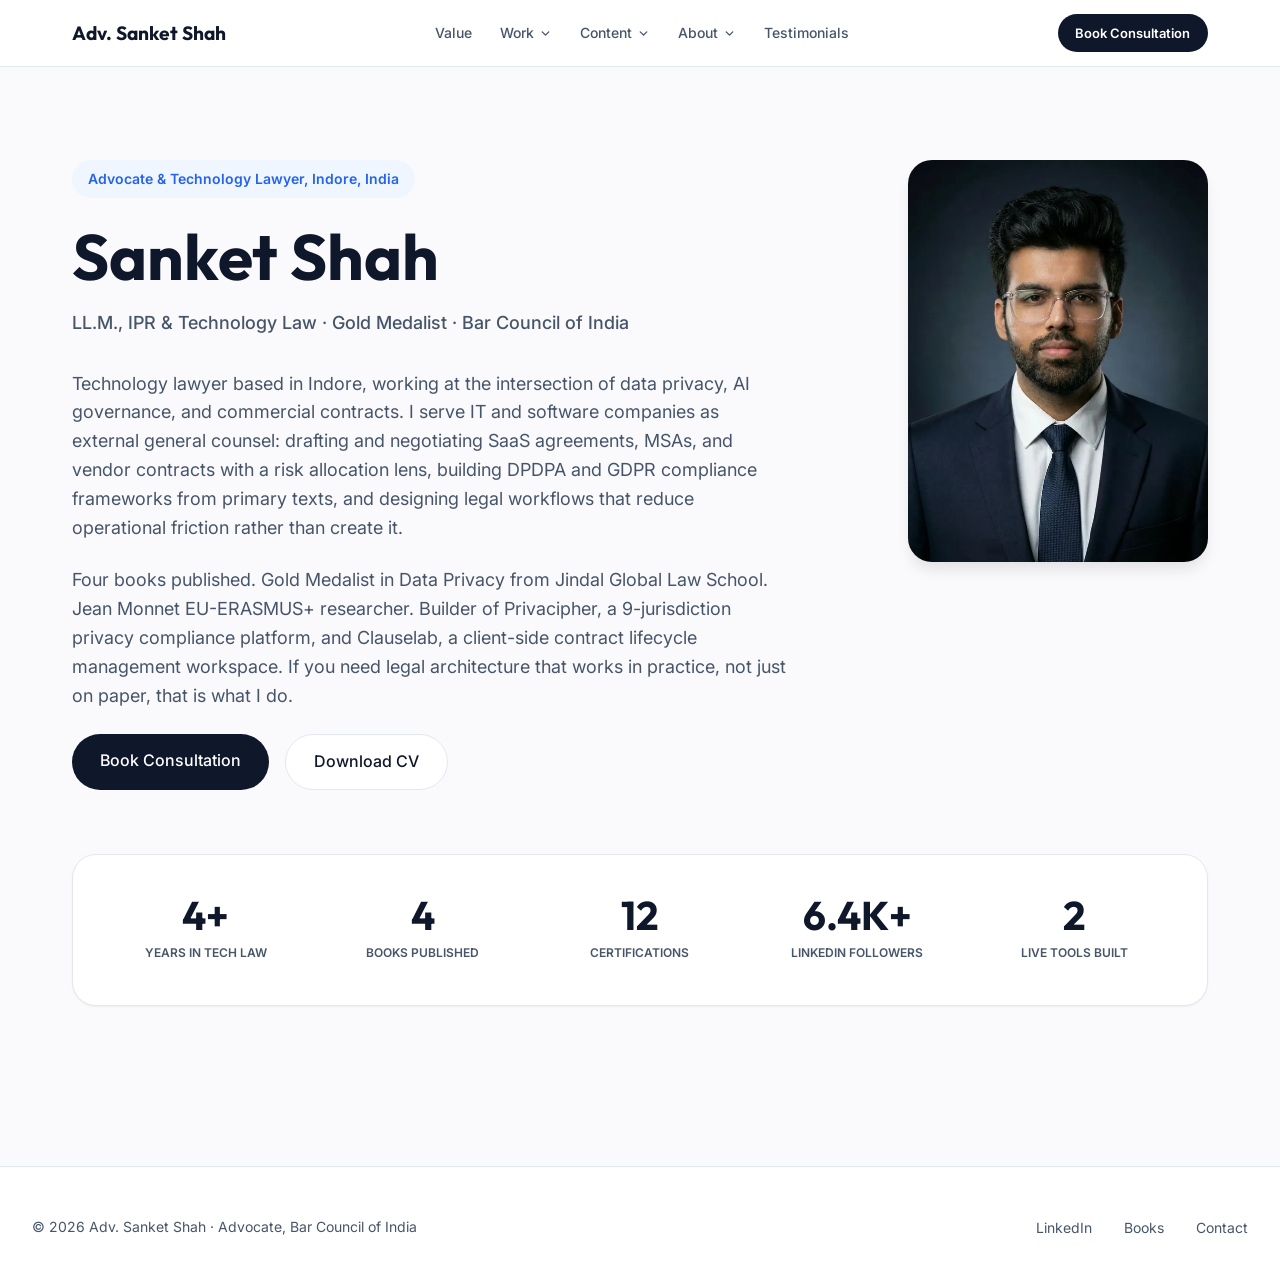
<file: index.html>
<!DOCTYPE html>
<html lang="en">
<head>
<meta charset="UTF-8">
<meta name="viewport" content="width=device-width, initial-scale=1.0">
<title>Sanket Shah | Technology Lawyer & Data Privacy Advocate, Indore</title>
<meta name="description" content="Technology lawyer specialising in DPDPA, GDPR, SaaS contracts, and AI governance. External general counsel for IT and software companies. Based in Indore, India.">
<meta name="robots" content="index, follow">
<link rel="canonical" href="https://advsanketshah.github.io/">
<meta property="og:type" content="website">
<meta property="og:url" content="https://advsanketshah.github.io/">
<meta property="og:title" content="Sanket Shah | Technology Lawyer & Data Privacy Advocate, Indore">
<meta property="og:description" content="Technology lawyer specialising in DPDPA, GDPR, SaaS contracts, and AI governance. External general counsel for IT and software companies. Based in Indore, India.">
<meta property="og:image" content="https://advsanketshah.github.io/sanket-photo.JPG">
<meta name="twitter:card" content="summary_large_image">
<meta name="twitter:title" content="Sanket Shah | Technology Lawyer & Data Privacy Advocate, Indore">
<meta name="twitter:description" content="Technology lawyer specialising in DPDPA, GDPR, SaaS contracts, and AI governance. External general counsel for IT and software companies. Based in Indore, India.">
<link rel="preconnect" href="https://fonts.googleapis.com">
<link rel="preconnect" href="https://fonts.gstatic.com" crossorigin>
<link rel="preload" as="style" href="https://fonts.googleapis.com/css2?family=Inter:wght@400;500;600&family=Outfit:wght@400;500;600;700&display=swap" onload="this.onload=null;this.rel='stylesheet'">
<noscript><link rel="stylesheet" href="https://fonts.googleapis.com/css2?family=Inter:wght@400;500;600&family=Outfit:wght@400;500;600;700&display=swap"></noscript>
<style>
  :root {
    --bg-base: #FAFAFC; --bg-surface: #FFFFFF; --text-primary: #0F172A;
    --text-secondary: #475569; --text-tertiary: #94A3B8; --accent-primary: #2563EB;
    --accent-light: #EFF6FF; --border-color: #E2E8F0;
    --font-sans: 'Inter', sans-serif; --font-display: 'Outfit', sans-serif;
    --radius-md: 12px; --radius-lg: 24px; --radius-full: 9999px;
    --shadow-sm: 0 1px 2px 0 rgb(0 0 0 / 0.05); --shadow-lg: 0 10px 15px -3px rgb(0 0 0 / 0.1);
    --transition: all 0.3s ease;
  }
  *, *::before, *::after { box-sizing: border-box; margin: 0; padding: 0; }
  body { background-color: var(--bg-base); color: var(--text-primary); font-family: var(--font-sans); line-height: 1.6; }
  .container { max-width: 1200px; margin: 0 auto; padding: 0 2rem; }
  
  /* Navigation */


  /* Hero */
  .hero { padding: 10rem 0 6rem; overflow: hidden; }
  /* Desktop: two named-area columns */
  .hero-inner {
    display: grid;
    grid-template-columns: 1fr 300px;
    grid-template-areas: "intro photo" "body photo";
    column-gap: 4rem;
    row-gap: 0;
    align-items: start;
  }
  .hero-intro { grid-area: intro; }
  .hero-photo-wrap { grid-area: photo; align-self: start; }
  .hero-body { grid-area: body; padding-top: 2rem; }
  .hero-eyebrow { display: inline-block; font-size: 0.875rem; font-weight: 600; color: var(--accent-primary); background: var(--accent-light); padding: 0.5rem 1rem; border-radius: var(--radius-full); margin-bottom: 1.5rem; }
  .hero-title { font-family: var(--font-display); font-size: clamp(3rem, 5vw, 4.5rem); font-weight: 700; line-height: 1.1; margin-bottom: 1rem; }
  .hero-subtitle { font-size: 1.125rem; color: var(--text-secondary); font-weight: 500; }
  .hero-text { font-size: 1.125rem; color: var(--text-secondary); margin-bottom: 1.5rem; max-width: 65ch; }
  .hero-actions { display: flex; gap: 1rem; flex-wrap: wrap; margin-top: 1rem; }
  .btn { display: inline-flex; padding: 0.875rem 1.75rem; border-radius: var(--radius-full); font-weight: 500; text-decoration: none; cursor: pointer; border: none; transition: var(--transition); }
  .btn-primary { background: var(--text-primary); color: white; }
  .btn-secondary { background: var(--bg-surface); color: var(--text-primary); border: 1px solid var(--border-color); }
  /* Photo: natural portrait ratio on desktop */
  .hero-photo-wrap { width: 100%; border-radius: var(--radius-lg); overflow: hidden; box-shadow: var(--shadow-lg); }
  .hero-photo-wrap img { width: 100%; height: auto; display: block; object-fit: cover; }
  
  /* Stats */
  .stats-grid { display: grid; grid-template-columns: repeat(5, 1fr); gap: 2rem; background: var(--bg-surface); padding: 2.5rem; border-radius: var(--radius-lg); box-shadow: var(--shadow-sm); border: 1px solid var(--border-color); margin-top: 4rem; }
  .stat-item { text-align: center; }
  .stat-number { display: block; font-family: var(--font-display); font-size: 2.5rem; font-weight: 700; color: var(--text-primary); margin-bottom: 0.25rem; line-height: 1; }
  .stat-label { font-size: 0.75rem; font-weight: 600; text-transform: uppercase; color: var(--text-secondary); }

  footer { padding: 3rem 2rem; display: flex; justify-content: space-between; align-items: center; border-top: 1px solid var(--border-color); background: var(--bg-surface); margin-top: 4rem; }
  .footer-links { display: flex; gap: 2rem; list-style: none; }
  .footer-links a { color: var(--text-secondary); text-decoration: none; font-size: 0.875rem; }

  /* Mobile hero: intro → photo → body in document order */
  @media (max-width: 900px) {
    .hero { padding: 7rem 0 4rem; }
    .hero-inner {
      display: flex;
      flex-direction: column;
      align-items: center;
      text-align: center;
      gap: 2rem;
    }
    .hero-intro { width: 100%; }
    .hero-photo-wrap {
      width: 200px;
      margin: 0 auto;
      border-radius: var(--radius-lg);
      overflow: hidden;
      box-shadow: var(--shadow-lg);
    }
    .hero-photo-wrap img {
      width: 100%;
      height: auto;
      object-fit: initial;
    }
    .hero-body { width: 100%; padding-top: 0; }
    .hero-text { max-width: 100%; }
    .hero-actions { justify-content: center; }
    .stats-grid { grid-template-columns: repeat(3, 1fr); }
  }
  .fade-up { opacity: 0; transform: translateY(20px); transition: all 0.6s ease-out; }
  .fade-up.visible { opacity: 1; transform: translateY(0); }
  @media (max-width: 600px) {
    .hero { padding: 6rem 0 3rem; }
    .hero-photo-wrap { width: 170px; }
    .hero-title { font-size: 2.25rem !important; }
    .hero-subtitle { font-size: 1rem; }
    .hero-text { font-size: 1rem; }
    .hero-actions { flex-direction: column; align-items: stretch; }
    .btn { width: 100%; justify-content: center; text-align: center; }
    .stat-number { font-size: 1.75rem; }
    .stats-grid { padding: 1.5rem 1rem; gap: 1rem; margin-top: 2rem; grid-template-columns: repeat(2, 1fr); }
  }

</style>
<link rel="stylesheet" href="nav.css">
</head>
<body>

<nav>
  <div class="container nav-inner">
    <a href="index.html" class="nav-logo">Adv. Sanket Shah</a>

    <button class="mobile-menu-btn" aria-label="Toggle menu">
      <svg viewBox="0 0 24 24" width="26" height="26" stroke="currentColor" stroke-width="2" fill="none" stroke-linecap="round" stroke-linejoin="round">
        <line x1="3" y1="12" x2="21" y2="12"></line><line x1="3" y1="6" x2="21" y2="6"></line><line x1="3" y1="18" x2="21" y2="18"></line>
      </svg>
    </button>

    <ul class="nav-links">
      <li><a href="value.html">Value</a></li>
      <li class="has-dropdown">
        <button class="dropdown-toggle">Work <svg viewBox="0 0 24 24" width="13" height="13" fill="none" stroke="currentColor" stroke-width="2.5" stroke-linecap="round" stroke-linejoin="round"><polyline points="6 9 12 15 18 9"></polyline></svg></button>
        <div class="dropdown-menu"><div class="dropdown-menu-inner">
          <a href="portfolio.html">Sample Work</a>
          <a href="cases.html">Cases</a>
        </div></div>
      </li>
      <li class="has-dropdown">
        <button class="dropdown-toggle">Content <svg viewBox="0 0 24 24" width="13" height="13" fill="none" stroke="currentColor" stroke-width="2.5" stroke-linecap="round" stroke-linejoin="round"><polyline points="6 9 12 15 18 9"></polyline></svg></button>
        <div class="dropdown-menu"><div class="dropdown-menu-inner">
          <a href="books.html">Books</a>
          <a href="privacipher.html">Privacipher</a>
          <a href="clauselab.html">Clauselab</a>
          <a href="resources.html">Resources</a>
        </div></div>
      </li>
      <li class="has-dropdown">
        <button class="dropdown-toggle">About <svg viewBox="0 0 24 24" width="13" height="13" fill="none" stroke="currentColor" stroke-width="2.5" stroke-linecap="round" stroke-linejoin="round"><polyline points="6 9 12 15 18 9"></polyline></svg></button>
        <div class="dropdown-menu"><div class="dropdown-menu-inner">
          <a href="experience.html">Experience</a>
          <a href="certifications.html">Certifications</a>
          <a href="education.html">Education</a>
        </div></div>
      </li>
      <li><a href="testimonials.html">Testimonials</a></li>
      <li class="mobile-cta-wrapper"><a href="contact.html" class="nav-cta">Book Consultation</a></li>
    </ul>

    <div class="nav-right">
      <a href="contact.html" class="nav-cta">Book Consultation</a>
    </div>
  </div>
</nav>

<section class="hero">
  <div class="container fade-up">
    <div class="hero-inner">

      <!-- 1: name + headline — always visible first on mobile -->
      <div class="hero-intro">
        <span class="hero-eyebrow">Advocate &amp; Technology Lawyer, Indore, India</span>
        <h1 class="hero-title">Sanket Shah</h1>
        <p class="hero-subtitle">LL.M., IPR &amp; Technology Law &middot; Gold Medalist &middot; Bar Council of India</p>
      </div>

      <!-- 2: photo — middle on mobile, right column on desktop -->
      <div class="hero-photo-wrap">
        <picture>
          <source srcset="sanket-photo.webp" type="image/webp">
          <img src="sanket-photo.jpg" alt="Adv. Sanket Shah" width="597" height="800" loading="eager" decoding="async">
        </picture>
      </div>

      <!-- 3: description + CTA — bottom on mobile -->
      <div class="hero-body">
        <p class="hero-text">
          Technology lawyer based in Indore, working at the intersection of data privacy, AI governance, and commercial contracts. I serve IT and software companies as external general counsel: drafting and negotiating SaaS agreements, MSAs, and vendor contracts with a risk allocation lens, building DPDPA and GDPR compliance frameworks from primary texts, and designing legal workflows that reduce operational friction rather than create it.
        </p>
        <p class="hero-text">
          Four books published. Gold Medalist in Data Privacy from Jindal Global Law School. Jean Monnet EU-ERASMUS+ researcher. Builder of Privacipher, a 9-jurisdiction privacy compliance platform, and Clauselab, a client-side contract lifecycle management workspace. If you need legal architecture that works in practice, not just on paper, that is what I do.
        </p>
        <div class="hero-actions">
          <a href="contact.html" class="btn btn-primary">Book Consultation</a>
          <a href="Sanket_Shah_Resume.pdf" class="btn btn-secondary" download>Download CV</a>
        </div>
      </div>

    </div>
  </div>

  <div class="container fade-up">
    <div class="stats-grid">
      <div class="stat-item"><span class="stat-number">4+</span><span class="stat-label">Years in Tech Law</span></div>
      <div class="stat-item"><span class="stat-number">4</span><span class="stat-label">Books Published</span></div>
      <div class="stat-item"><span class="stat-number">12</span><span class="stat-label">Certifications</span></div>
      <div class="stat-item"><span class="stat-number">6.4K+</span><span class="stat-label">LinkedIn Followers</span></div>
      <div class="stat-item"><span class="stat-number">2</span><span class="stat-label">Live Tools Built</span></div>
    </div>
  </div>
</section>

<footer>
  <p style="font-size: 0.875rem; color: var(--text-secondary);">© 2026 Adv. Sanket Shah · Advocate, Bar Council of India</p>
  <ul class="footer-links">
    <li><a href="https://linkedin.com/in/advsanketshah" target="_blank">LinkedIn</a></li>
    <li><a href="books.html">Books</a></li>
    <li><a href="contact.html">Contact</a></li>
  </ul>
</footer>

<script>
  // Fade up animation — run immediately since script is at end of body
  document.querySelectorAll('.fade-up').forEach(el => el.classList.add('visible'));


</script>

<script src="nav.js" defer></script>
<script>if("serviceWorker"in navigator){navigator.serviceWorker.register("/sw.js").catch(function(){});}</script>

<!-- mobile bottom nav -->
<nav class="btab-bar" aria-label="Mobile navigation">
  <a href="index.html" class="btab active"><svg viewBox="0 0 24 24" width="20" height="20" fill="none" stroke="currentColor" stroke-width="1.75" stroke-linecap="round" stroke-linejoin="round"><path d="M3 9l9-7 9 7v11a2 2 0 01-2 2H5a2 2 0 01-2-2z"/><polyline points="9 22 9 12 15 12 15 22"/></svg><span>Home</span></a>
  <a href="value.html" class="btab"><svg viewBox="0 0 24 24" width="20" height="20" fill="none" stroke="currentColor" stroke-width="1.75" stroke-linecap="round" stroke-linejoin="round"><polygon points="12 2 15.09 8.26 22 9.27 17 14.14 18.18 21.02 12 17.77 5.82 21.02 7 14.14 2 9.27 8.91 8.26 12 2"/></svg><span>Value</span></a>
  <a href="portfolio.html" class="btab"><svg viewBox="0 0 24 24" width="20" height="20" fill="none" stroke="currentColor" stroke-width="1.75" stroke-linecap="round" stroke-linejoin="round"><rect x="2" y="7" width="20" height="14" rx="2"/><path d="M16 21V5a2 2 0 00-2-2h-4a2 2 0 00-2 2v16"/></svg><span>Work</span></a>
  <a href="cases.html" class="btab"><svg viewBox="0 0 24 24" width="20" height="20" fill="none" stroke="currentColor" stroke-width="1.75" stroke-linecap="round" stroke-linejoin="round"><path d="M8 6h13M8 12h13M8 18h13M3 6h.01M3 12h.01M3 18h.01"/></svg><span>Cases</span></a>
  <a href="books.html" class="btab"><svg viewBox="0 0 24 24" width="20" height="20" fill="none" stroke="currentColor" stroke-width="1.75" stroke-linecap="round" stroke-linejoin="round"><path d="M4 19.5A2.5 2.5 0 016.5 17H20"/><path d="M6.5 2H20v20H6.5A2.5 2.5 0 014 19.5v-15A2.5 2.5 0 016.5 2z"/></svg><span>Books</span></a>
  <a href="privacipher.html" class="btab"><svg viewBox="0 0 24 24" width="20" height="20" fill="none" stroke="currentColor" stroke-width="1.75" stroke-linecap="round" stroke-linejoin="round"><path d="M12 22s8-4 8-10V5l-8-3-8 3v7c0 6 8 10 8 10z"/></svg><span>Privacy</span></a>
  <a href="clauselab.html" class="btab"><svg viewBox="0 0 24 24" width="20" height="20" fill="none" stroke="currentColor" stroke-width="1.75" stroke-linecap="round" stroke-linejoin="round"><path d="M10 2v7.527a2 2 0 01-.211.896L4.72 20.55a1 1 0 00.9 1.45h12.76a1 1 0 00.9-1.45l-5.069-10.127A2 2 0 0114 9.527V2"/><path d="M8.5 2h7"/><path d="M7 16h10"/></svg><span>CLM</span></a>
  <a href="resources.html" class="btab"><svg viewBox="0 0 24 24" width="20" height="20" fill="none" stroke="currentColor" stroke-width="1.75" stroke-linecap="round" stroke-linejoin="round"><path d="M14 2H6a2 2 0 00-2 2v16a2 2 0 002 2h12a2 2 0 002-2V8z"/><polyline points="14 2 14 8 20 8"/><line x1="16" y1="13" x2="8" y2="13"/><line x1="16" y1="17" x2="8" y2="17"/></svg><span>Resources</span></a>
  <a href="experience.html" class="btab"><svg viewBox="0 0 24 24" width="20" height="20" fill="none" stroke="currentColor" stroke-width="1.75" stroke-linecap="round" stroke-linejoin="round"><path d="M20 21v-2a4 4 0 00-4-4H8a4 4 0 00-4 4v2"/><circle cx="12" cy="7" r="4"/></svg><span>Experience</span></a>
  <a href="certifications.html" class="btab"><svg viewBox="0 0 24 24" width="20" height="20" fill="none" stroke="currentColor" stroke-width="1.75" stroke-linecap="round" stroke-linejoin="round"><circle cx="12" cy="8" r="6"/><path d="M15.477 12.89L17 22l-5-3-5 3 1.523-9.11"/></svg><span>Certs</span></a>
  <a href="education.html" class="btab"><svg viewBox="0 0 24 24" width="20" height="20" fill="none" stroke="currentColor" stroke-width="1.75" stroke-linecap="round" stroke-linejoin="round"><path d="M22 10v6M2 10l10-5 10 5-10 5z"/><path d="M6 12v5c3 3 9 3 12 0v-5"/></svg><span>Education</span></a>
  <a href="testimonials.html" class="btab"><svg viewBox="0 0 24 24" width="20" height="20" fill="none" stroke="currentColor" stroke-width="1.75" stroke-linecap="round" stroke-linejoin="round"><path d="M21 15a2 2 0 01-2 2H7l-4 4V5a2 2 0 012-2h14a2 2 0 012 2z"/></svg><span>Reviews</span></a>
  <a href="contact.html" class="btab"><svg viewBox="0 0 24 24" width="20" height="20" fill="none" stroke="currentColor" stroke-width="1.75" stroke-linecap="round" stroke-linejoin="round"><path d="M4 4h16c1.1 0 2 .9 2 2v12c0 1.1-.9 2-2 2H4c-1.1 0-2-.9-2-2V6c0-1.1.9-2 2-2z"/><polyline points="22,6 12,13 2,6"/></svg><span>Contact</span></a>
</nav>
</body>
</html>
</file>
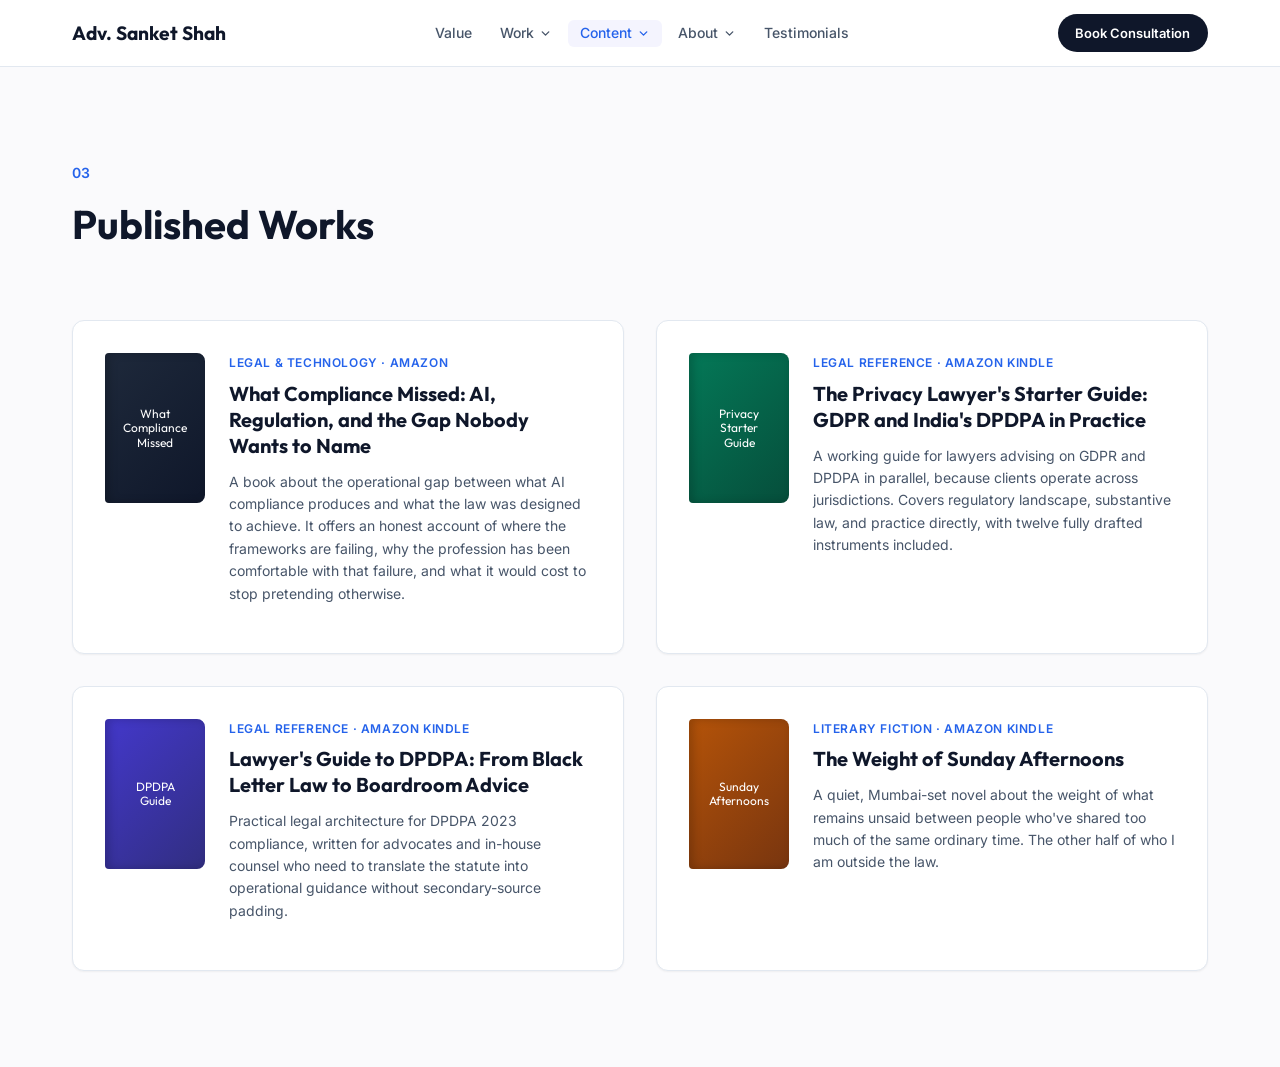
<file: books.html>
<!DOCTYPE html>
<html lang="en">
<head>
<meta charset="UTF-8">
<meta name="viewport" content="width=device-width, initial-scale=1.0">
<title>Published Works | Adv. Sanket Shah</title>
<meta name="description" content="Four published books on DPDPA, GDPR, AI compliance, and fiction. Written by technology lawyer Adv. Sanket Shah. Available on Amazon Kindle.">
<meta name="robots" content="index, follow">
<link rel="canonical" href="https://advsanketshah.github.io/books.html">
<meta property="og:type" content="website">
<meta property="og:url" content="https://advsanketshah.github.io/books.html">
<meta property="og:title" content="Published Works | Adv. Sanket Shah">
<meta property="og:description" content="Four published books on DPDPA, GDPR, AI compliance, and fiction. Written by technology lawyer Adv. Sanket Shah. Available on Amazon Kindle.">
<meta property="og:image" content="https://advsanketshah.github.io/sanket-photo.JPG">
<meta name="twitter:card" content="summary_large_image">
<meta name="twitter:title" content="Published Works | Adv. Sanket Shah">
<meta name="twitter:description" content="Four published books on DPDPA, GDPR, AI compliance, and fiction. Written by technology lawyer Adv. Sanket Shah. Available on Amazon Kindle.">
<link rel="preconnect" href="https://fonts.googleapis.com">
<link rel="preconnect" href="https://fonts.gstatic.com" crossorigin>
<link rel="preload" as="style" href="https://fonts.googleapis.com/css2?family=Inter:wght@400;500;600&family=Outfit:wght@400;500;600;700&display=swap" onload="this.onload=null;this.rel='stylesheet'">
<noscript><link rel="stylesheet" href="https://fonts.googleapis.com/css2?family=Inter:wght@400;500;600&family=Outfit:wght@400;500;600;700&display=swap"></noscript>
<style>
  :root {
    --bg-base: #FAFAFC; --bg-surface: #FFFFFF; --text-primary: #0F172A;
    --text-secondary: #475569; --text-tertiary: #94A3B8; --accent-primary: #2563EB;
    --border-color: #E2E8F0; --font-sans: 'Inter', sans-serif; --font-display: 'Outfit', sans-serif;
    --radius-md: 12px; --radius-full: 9999px;
    --shadow-sm: 0 1px 2px 0 rgb(0 0 0 / 0.05); --shadow-md: 0 4px 6px -1px rgb(0 0 0 / 0.1);
    --transition: all 0.3s ease;
  }
  *, *::before, *::after { box-sizing: border-box; margin: 0; padding: 0; }
  body { background-color: var(--bg-base); color: var(--text-primary); font-family: var(--font-sans); line-height: 1.6; }
  .container { max-width: 1200px; margin: 0 auto; padding: 0 2rem; }
  


  section { padding: 10rem 0 6rem; }
  .section-header { margin-bottom: 4rem; }
  .section-label { display: inline-block; font-size: 0.875rem; font-weight: 600; color: var(--accent-primary); margin-bottom: 0.5rem; }
  .section-title { font-family: var(--font-display); font-size: 2.5rem; font-weight: 700; }

  .books-grid { display: grid; grid-template-columns: 1fr 1fr; gap: 2rem; }
  .book-card { display: flex; gap: 1.5rem; padding: 2rem; background: var(--bg-surface); border: 1px solid var(--border-color); border-radius: var(--radius-md); box-shadow: var(--shadow-sm); text-decoration: none; transition: var(--transition); }
  .book-card:hover { transform: translateY(-4px); box-shadow: var(--shadow-md); border-color: var(--accent-primary); }
  .book-spine-placeholder { flex-shrink: 0; width: 100px; height: 150px; border-radius: 4px 8px 8px 4px; display: flex; align-items: center; justify-content: center; padding: 1rem; box-shadow: inset 4px 0 10px rgba(0,0,0,0.2); }
  .book-spine-text { font-family: var(--font-display); font-size: 0.75rem; color: white; text-align: center; line-height: 1.2; }
  .book-genre { font-size: 0.75rem; font-weight: 600; color: var(--accent-primary); margin-bottom: 0.5rem; text-transform: uppercase; letter-spacing: 0.05em; }
  .book-title { font-family: var(--font-display); font-size: 1.25rem; font-weight: 700; color: var(--text-primary); margin-bottom: 0.75rem; line-height: 1.3; }
  .book-description { font-size: 0.875rem; color: var(--text-secondary); margin-bottom: 1rem; }

  @media (max-width: 900px) { .books-grid { grid-template-columns: 1fr; } }
  @media (max-width: 600px) { .book-card { flex-direction: column; } .book-spine-placeholder { width: 100%; height: 100px; border-radius: 8px; } }

  /* Dark Mode */

</style>
<link rel="stylesheet" href="nav.css">
</head>
<body>

<nav>
  <div class="container nav-inner">
    <a href="index.html" class="nav-logo">Adv. Sanket Shah</a>

    <button class="mobile-menu-btn" aria-label="Toggle menu">
      <svg viewBox="0 0 24 24" width="26" height="26" stroke="currentColor" stroke-width="2" fill="none" stroke-linecap="round" stroke-linejoin="round">
        <line x1="3" y1="12" x2="21" y2="12"></line><line x1="3" y1="6" x2="21" y2="6"></line><line x1="3" y1="18" x2="21" y2="18"></line>
      </svg>
    </button>

    <ul class="nav-links">
      <li><a href="value.html">Value</a></li>
      <li class="has-dropdown">
        <button class="dropdown-toggle">Work <svg viewBox="0 0 24 24" width="13" height="13" fill="none" stroke="currentColor" stroke-width="2.5" stroke-linecap="round" stroke-linejoin="round"><polyline points="6 9 12 15 18 9"></polyline></svg></button>
        <div class="dropdown-menu"><div class="dropdown-menu-inner">
          <a href="portfolio.html">Sample Work</a>
          <a href="cases.html">Cases</a>
        </div></div>
      </li>
      <li class="has-dropdown">
        <button class="dropdown-toggle active">Content <svg viewBox="0 0 24 24" width="13" height="13" fill="none" stroke="currentColor" stroke-width="2.5" stroke-linecap="round" stroke-linejoin="round"><polyline points="6 9 12 15 18 9"></polyline></svg></button>
        <div class="dropdown-menu"><div class="dropdown-menu-inner">
          <a href="books.html" class="active">Books</a>
          <a href="privacipher.html">Privacipher</a>
          <a href="clauselab.html">Clauselab</a>
          <a href="resources.html">Resources</a>
        </div></div>
      </li>
      <li class="has-dropdown">
        <button class="dropdown-toggle">About <svg viewBox="0 0 24 24" width="13" height="13" fill="none" stroke="currentColor" stroke-width="2.5" stroke-linecap="round" stroke-linejoin="round"><polyline points="6 9 12 15 18 9"></polyline></svg></button>
        <div class="dropdown-menu"><div class="dropdown-menu-inner">
          <a href="experience.html">Experience</a>
          <a href="certifications.html">Certifications</a>
          <a href="education.html">Education</a>
        </div></div>
      </li>
      <li><a href="testimonials.html">Testimonials</a></li>
      <li class="mobile-cta-wrapper"><a href="contact.html" class="nav-cta">Book Consultation</a></li>
    </ul>

    <div class="nav-right">
      <a href="contact.html" class="nav-cta">Book Consultation</a>
    </div>
  </div>
</nav>

<section>
  <div class="container">
    <div class="section-header">
      <span class="section-label">03</span>
      <h2 class="section-title">Published Works</h2>
    </div>

    <div class="books-grid">
      <a href="https://amzn.in/d/0b7B9nrj" target="_blank" rel="noopener" class="book-card">
        <div class="book-spine-placeholder" style="background: linear-gradient(135deg, #1E293B, #0F172A);">
          <span class="book-spine-text">What Compliance Missed</span>
        </div>
        <div>
          <p class="book-genre">Legal &amp; Technology · Amazon</p>
          <h3 class="book-title">What Compliance Missed: AI, Regulation, and the Gap Nobody Wants to Name</h3>
          <p class="book-description">A book about the operational gap between what AI compliance produces and what the law was designed to achieve. It offers an honest account of where the frameworks are failing, why the profession has been comfortable with that failure, and what it would cost to stop pretending otherwise.</p>
        </div>
      </a>

      <a href="https://amzn.in/d/08QqoULj" target="_blank" rel="noopener" class="book-card">
        <div class="book-spine-placeholder" style="background: linear-gradient(135deg, #047857, #064E3B);">
          <span class="book-spine-text">Privacy Starter Guide</span>
        </div>
        <div>
          <p class="book-genre">Legal Reference · Amazon Kindle</p>
          <h3 class="book-title">The Privacy Lawyer's Starter Guide: GDPR and India's DPDPA in Practice</h3>
          <p class="book-description">A working guide for lawyers advising on GDPR and DPDPA in parallel, because clients operate across jurisdictions. Covers regulatory landscape, substantive law, and practice directly, with twelve fully drafted instruments included.</p>
        </div>
      </a>

      <a href="https://amzn.in/d/0deyErKE" target="_blank" rel="noopener" class="book-card">
        <div class="book-spine-placeholder" style="background: linear-gradient(135deg, #4338CA, #312E81);">
          <span class="book-spine-text">DPDPA Guide</span>
        </div>
        <div>
          <p class="book-genre">Legal Reference · Amazon Kindle</p>
          <h3 class="book-title">Lawyer's Guide to DPDPA: From Black Letter Law to Boardroom Advice</h3>
          <p class="book-description">Practical legal architecture for DPDPA 2023 compliance, written for advocates and in-house counsel who need to translate the statute into operational guidance without secondary-source padding.</p>
        </div>
      </a>

      <a href="https://amzn.in/d/05X2h8LA" target="_blank" rel="noopener" class="book-card">
        <div class="book-spine-placeholder" style="background: linear-gradient(135deg, #B45309, #78350F);">
          <span class="book-spine-text">Sunday Afternoons</span>
        </div>
        <div>
          <p class="book-genre">Literary Fiction · Amazon Kindle</p>
          <h3 class="book-title">The Weight of Sunday Afternoons</h3>
          <p class="book-description">A quiet, Mumbai-set novel about the weight of what remains unsaid between people who've shared too much of the same ordinary time. The other half of who I am outside the law.</p>
        </div>
      </a>
    </div>
  </div>
</section>


<script src="nav.js" defer></script>

<!-- mobile bottom nav -->
<nav class="btab-bar" aria-label="Mobile navigation">
  <a href="index.html" class="btab"><svg viewBox="0 0 24 24" width="20" height="20" fill="none" stroke="currentColor" stroke-width="1.75" stroke-linecap="round" stroke-linejoin="round"><path d="M3 9l9-7 9 7v11a2 2 0 01-2 2H5a2 2 0 01-2-2z"/><polyline points="9 22 9 12 15 12 15 22"/></svg><span>Home</span></a>
  <a href="value.html" class="btab"><svg viewBox="0 0 24 24" width="20" height="20" fill="none" stroke="currentColor" stroke-width="1.75" stroke-linecap="round" stroke-linejoin="round"><polygon points="12 2 15.09 8.26 22 9.27 17 14.14 18.18 21.02 12 17.77 5.82 21.02 7 14.14 2 9.27 8.91 8.26 12 2"/></svg><span>Value</span></a>
  <a href="portfolio.html" class="btab"><svg viewBox="0 0 24 24" width="20" height="20" fill="none" stroke="currentColor" stroke-width="1.75" stroke-linecap="round" stroke-linejoin="round"><rect x="2" y="7" width="20" height="14" rx="2"/><path d="M16 21V5a2 2 0 00-2-2h-4a2 2 0 00-2 2v16"/></svg><span>Work</span></a>
  <a href="cases.html" class="btab"><svg viewBox="0 0 24 24" width="20" height="20" fill="none" stroke="currentColor" stroke-width="1.75" stroke-linecap="round" stroke-linejoin="round"><path d="M8 6h13M8 12h13M8 18h13M3 6h.01M3 12h.01M3 18h.01"/></svg><span>Cases</span></a>
  <a href="books.html" class="btab active"><svg viewBox="0 0 24 24" width="20" height="20" fill="none" stroke="currentColor" stroke-width="1.75" stroke-linecap="round" stroke-linejoin="round"><path d="M4 19.5A2.5 2.5 0 016.5 17H20"/><path d="M6.5 2H20v20H6.5A2.5 2.5 0 014 19.5v-15A2.5 2.5 0 016.5 2z"/></svg><span>Books</span></a>
  <a href="privacipher.html" class="btab"><svg viewBox="0 0 24 24" width="20" height="20" fill="none" stroke="currentColor" stroke-width="1.75" stroke-linecap="round" stroke-linejoin="round"><path d="M12 22s8-4 8-10V5l-8-3-8 3v7c0 6 8 10 8 10z"/></svg><span>Privacy</span></a>
  <a href="clauselab.html" class="btab"><svg viewBox="0 0 24 24" width="20" height="20" fill="none" stroke="currentColor" stroke-width="1.75" stroke-linecap="round" stroke-linejoin="round"><path d="M10 2v7.527a2 2 0 01-.211.896L4.72 20.55a1 1 0 00.9 1.45h12.76a1 1 0 00.9-1.45l-5.069-10.127A2 2 0 0114 9.527V2"/><path d="M8.5 2h7"/><path d="M7 16h10"/></svg><span>CLM</span></a>
  <a href="resources.html" class="btab"><svg viewBox="0 0 24 24" width="20" height="20" fill="none" stroke="currentColor" stroke-width="1.75" stroke-linecap="round" stroke-linejoin="round"><path d="M14 2H6a2 2 0 00-2 2v16a2 2 0 002 2h12a2 2 0 002-2V8z"/><polyline points="14 2 14 8 20 8"/><line x1="16" y1="13" x2="8" y2="13"/><line x1="16" y1="17" x2="8" y2="17"/></svg><span>Resources</span></a>
  <a href="experience.html" class="btab"><svg viewBox="0 0 24 24" width="20" height="20" fill="none" stroke="currentColor" stroke-width="1.75" stroke-linecap="round" stroke-linejoin="round"><path d="M20 21v-2a4 4 0 00-4-4H8a4 4 0 00-4 4v2"/><circle cx="12" cy="7" r="4"/></svg><span>Experience</span></a>
  <a href="certifications.html" class="btab"><svg viewBox="0 0 24 24" width="20" height="20" fill="none" stroke="currentColor" stroke-width="1.75" stroke-linecap="round" stroke-linejoin="round"><circle cx="12" cy="8" r="6"/><path d="M15.477 12.89L17 22l-5-3-5 3 1.523-9.11"/></svg><span>Certs</span></a>
  <a href="education.html" class="btab"><svg viewBox="0 0 24 24" width="20" height="20" fill="none" stroke="currentColor" stroke-width="1.75" stroke-linecap="round" stroke-linejoin="round"><path d="M22 10v6M2 10l10-5 10 5-10 5z"/><path d="M6 12v5c3 3 9 3 12 0v-5"/></svg><span>Education</span></a>
  <a href="testimonials.html" class="btab"><svg viewBox="0 0 24 24" width="20" height="20" fill="none" stroke="currentColor" stroke-width="1.75" stroke-linecap="round" stroke-linejoin="round"><path d="M21 15a2 2 0 01-2 2H7l-4 4V5a2 2 0 012-2h14a2 2 0 012 2z"/></svg><span>Reviews</span></a>
  <a href="contact.html" class="btab"><svg viewBox="0 0 24 24" width="20" height="20" fill="none" stroke="currentColor" stroke-width="1.75" stroke-linecap="round" stroke-linejoin="round"><path d="M4 4h16c1.1 0 2 .9 2 2v12c0 1.1-.9 2-2 2H4c-1.1 0-2-.9-2-2V6c0-1.1.9-2 2-2z"/><polyline points="22,6 12,13 2,6"/></svg><span>Contact</span></a>
</nav>
</body>
</html>
</file>
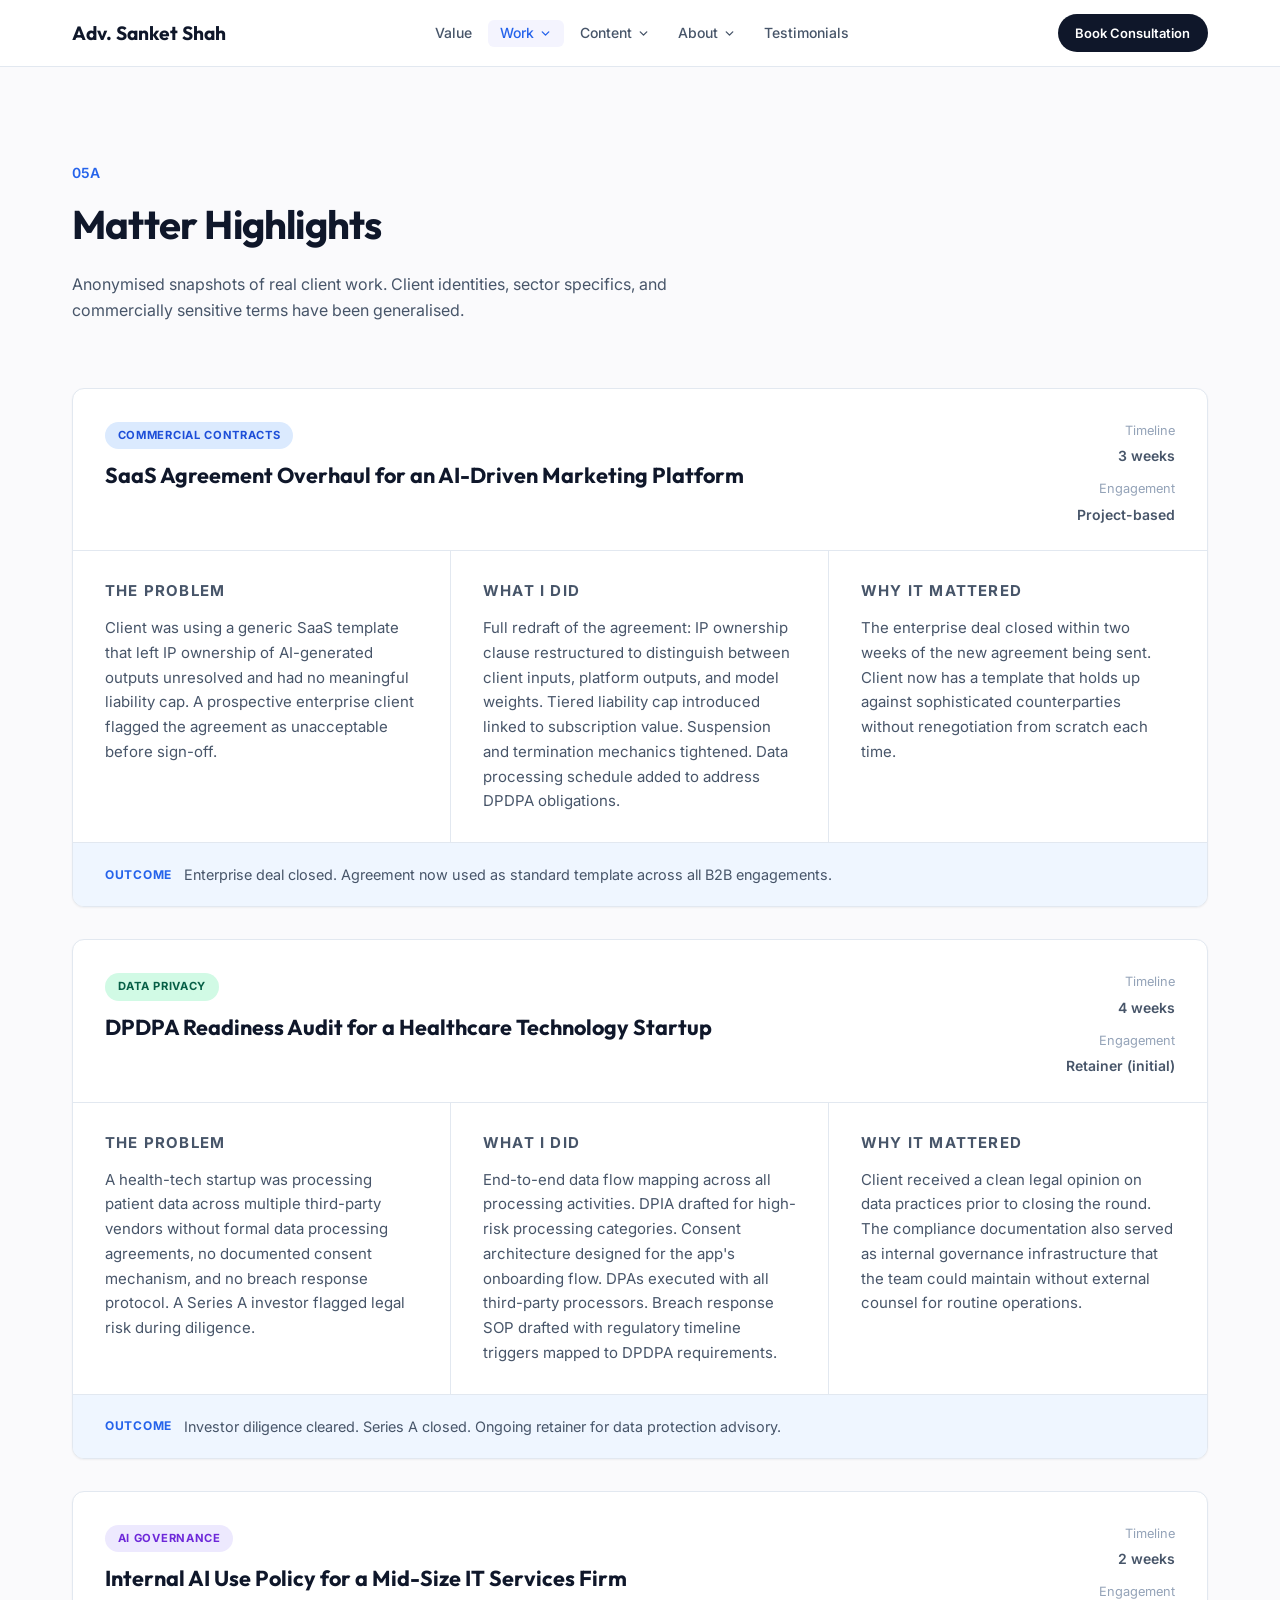
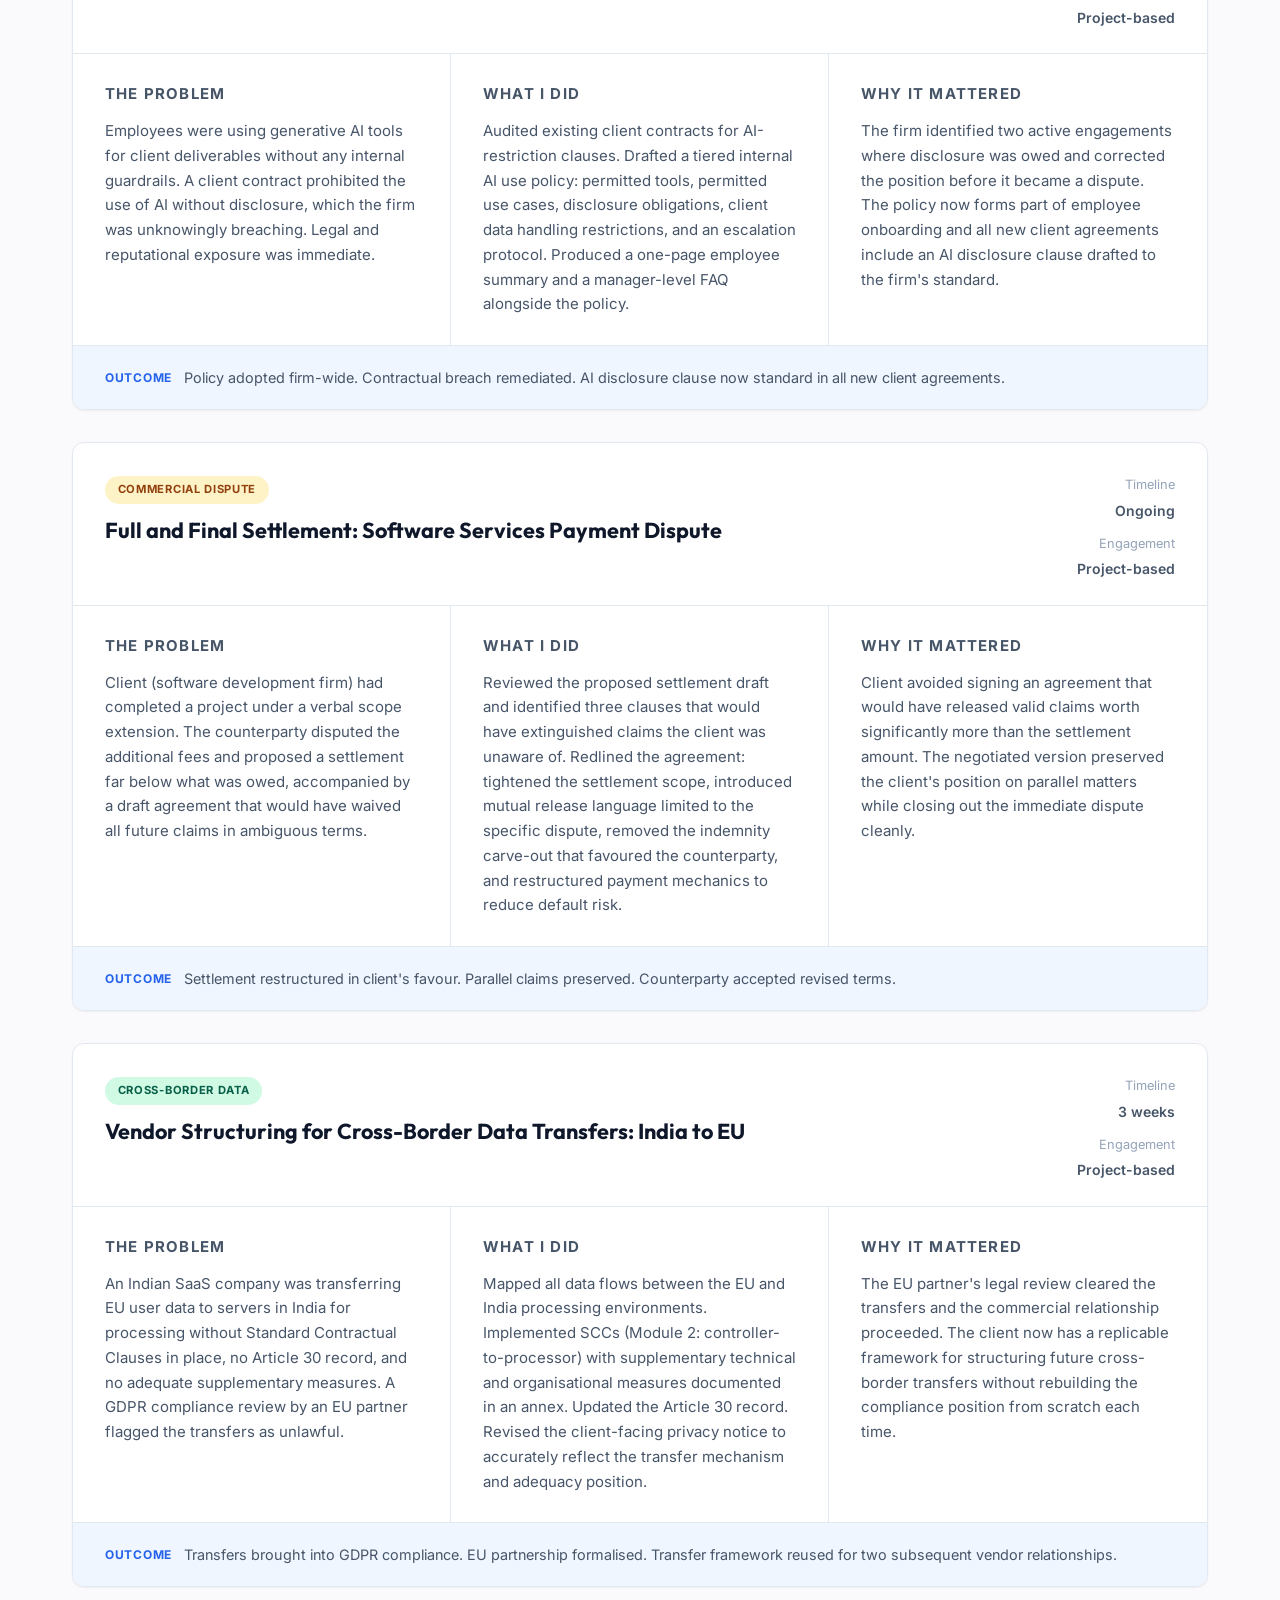
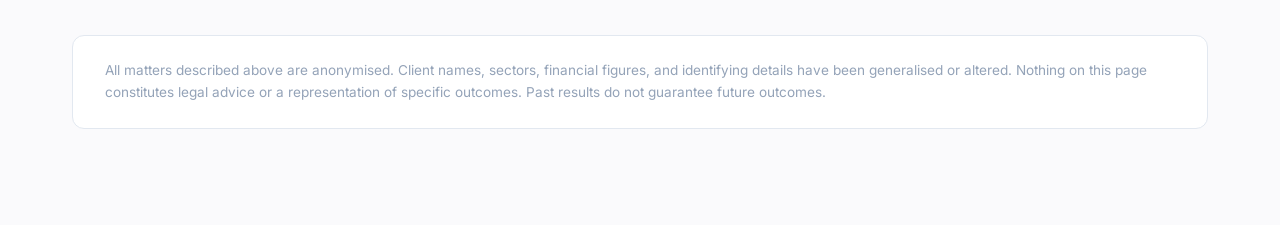
<file: cases.html>
<!DOCTYPE html>
<html lang="en">
<head>
<meta charset="UTF-8">
<meta name="viewport" content="width=device-width, initial-scale=1.0">
<title>Matter Highlights | Adv. Sanket Shah</title>
<meta name="description" content="Anonymised case studies and matter highlights in SaaS contracting, DPDPA compliance, AI governance policy, and data breach response.">
<meta name="robots" content="index, follow">
<link rel="canonical" href="https://advsanketshah.github.io/cases.html">
<meta property="og:type" content="website">
<meta property="og:url" content="https://advsanketshah.github.io/cases.html">
<meta property="og:title" content="Matter Highlights | Adv. Sanket Shah">
<meta property="og:description" content="Anonymised case studies and matter highlights in SaaS contracting, DPDPA compliance, AI governance policy, and data breach response.">
<meta property="og:image" content="https://advsanketshah.github.io/sanket-photo.JPG">
<meta name="twitter:card" content="summary_large_image">
<link rel="preconnect" href="https://fonts.googleapis.com">
<link rel="preconnect" href="https://fonts.gstatic.com" crossorigin>
<link rel="preload" as="style" href="https://fonts.googleapis.com/css2?family=Inter:wght@400;500;600&family=Outfit:wght@400;500;600;700&display=swap" onload="this.onload=null;this.rel='stylesheet'">
<noscript><link rel="stylesheet" href="https://fonts.googleapis.com/css2?family=Inter:wght@400;500;600&family=Outfit:wght@400;500;600;700&display=swap"></noscript>
<style>
  :root {
    --bg-base: #FAFAFC; --bg-surface: #FFFFFF; --text-primary: #0F172A;
    --text-secondary: #475569; --text-tertiary: #94A3B8; --accent-primary: #2563EB;
    --accent-light: #EFF6FF; --border-color: #E2E8F0;
    --font-sans: 'Inter', sans-serif; --font-display: 'Outfit', sans-serif;
    --radius-md: 12px; --radius-full: 9999px;
    --shadow-sm: 0 1px 2px 0 rgb(0 0 0 / 0.05); --shadow-md: 0 4px 6px -1px rgb(0 0 0 / 0.1);
    --transition: all 0.3s ease;
  }

  *, *::before, *::after { box-sizing: border-box; margin: 0; padding: 0; }
  body { background-color: var(--bg-base); color: var(--text-primary); font-family: var(--font-sans); line-height: 1.6; transition: background-color 0.3s, color 0.3s; }
  .container { max-width: 1200px; margin: 0 auto; padding: 0 2rem; }



  section { padding: 10rem 0 6rem; }
  .section-header { margin-bottom: 1rem; }
  .section-label { display: inline-block; font-size: 0.875rem; font-weight: 600; color: var(--accent-primary); margin-bottom: 0.5rem; }
  .section-title { font-family: var(--font-display); font-size: 2.5rem; font-weight: 700; letter-spacing: -0.02em; margin-bottom: 1rem; }
  .section-subtitle { color: var(--text-secondary); font-size: 1rem; max-width: 60ch; margin-bottom: 4rem; }

  .cases-list { display: flex; flex-direction: column; gap: 2rem; }

  .case-card {
    background: var(--bg-surface);
    border: 1px solid var(--border-color);
    border-radius: var(--radius-md);
    box-shadow: var(--shadow-sm);
    overflow: hidden;
    transition: var(--transition);
  }
  .case-card:hover { box-shadow: var(--shadow-md); border-color: #CBD5E1; }

  .case-header {
    display: grid;
    grid-template-columns: 1fr auto;
    align-items: start;
    gap: 1rem;
    padding: 2rem 2rem 1.5rem;
    border-bottom: 1px solid var(--border-color);
  }
  .case-tag {
    display: inline-block;
    font-size: 0.7rem;
    font-weight: 700;
    letter-spacing: 0.06em;
    text-transform: uppercase;
    padding: 0.3rem 0.8rem;
    border-radius: var(--radius-full);
    margin-bottom: 0.75rem;
  }
  .tag-contract { background: #DBEAFE; color: #1D4ED8; }
  .tag-privacy { background: #D1FAE5; color: #065F46; }
  .tag-governance { background: #EDE9FE; color: #6D28D9; }
  .tag-dispute { background: #FEF3C7; color: #92400E; }

  .case-title { font-family: var(--font-display); font-size: 1.35rem; font-weight: 700; color: var(--text-primary); line-height: 1.3; }
  .case-meta { text-align: right; }
  .case-meta-item { font-size: 0.8rem; color: var(--text-tertiary); margin-bottom: 0.25rem; }
  .case-meta-value { font-size: 0.875rem; font-weight: 600; color: var(--text-secondary); }

  .case-body { display: grid; grid-template-columns: repeat(3, 1fr); gap: 0; }
  .case-section { padding: 1.75rem 2rem; }
  .case-section:not(:last-child) { border-right: 1px solid var(--border-color); }
  .case-section-label { font-size: 0.7rem; font-weight: 700; letter-spacing: 0.08em; text-transform: uppercase; color: var(--accent-primary); margin-bottom: 0.75rem; }
  .case-section p { font-size: 0.9375rem; color: var(--text-secondary); line-height: 1.65; }

  .case-outcome {
    padding: 1.25rem 2rem;
    background: var(--accent-light);
    display: flex;
    align-items: center;
    gap: 0.75rem;
    border-top: 1px solid var(--border-color);
  }
  .case-outcome-label { font-size: 0.75rem; font-weight: 700; text-transform: uppercase; letter-spacing: 0.06em; color: var(--accent-primary); white-space: nowrap; }
  .case-outcome p { font-size: 0.9rem; color: var(--text-secondary); }

  .disclaimer { margin-top: 3rem; padding: 1.5rem 2rem; background: var(--bg-surface); border: 1px solid var(--border-color); border-radius: var(--radius-md); }
  .disclaimer p { font-size: 0.85rem; color: var(--text-tertiary); line-height: 1.6; }

  @media (max-width: 900px) {
    .case-header { grid-template-columns: 1fr; }
    .case-meta { text-align: left; }
    .case-body { grid-template-columns: 1fr; }
    .case-section:not(:last-child) { border-right: none; border-bottom: 1px solid var(--border-color); }
  }

  /* ── cases.html mobile ── */
  @media (max-width: 600px) {
    .case-section { padding: 1.25rem 1rem; }
    .case-header { padding: 1.25rem 1rem 1rem; }
    .case-outcome { padding: 1rem; flex-wrap: wrap; }
    .case-outcome-label { white-space: normal; }
  }

</style>
<link rel="stylesheet" href="nav.css">
</head>
<body>

<nav>
  <div class="container nav-inner">
    <a href="index.html" class="nav-logo">Adv. Sanket Shah</a>

    <button class="mobile-menu-btn" aria-label="Toggle menu">
      <svg viewBox="0 0 24 24" width="26" height="26" stroke="currentColor" stroke-width="2" fill="none" stroke-linecap="round" stroke-linejoin="round">
        <line x1="3" y1="12" x2="21" y2="12"></line><line x1="3" y1="6" x2="21" y2="6"></line><line x1="3" y1="18" x2="21" y2="18"></line>
      </svg>
    </button>

    <ul class="nav-links">
      <li><a href="value.html">Value</a></li>
      <li class="has-dropdown">
        <button class="dropdown-toggle active">Work <svg viewBox="0 0 24 24" width="13" height="13" fill="none" stroke="currentColor" stroke-width="2.5" stroke-linecap="round" stroke-linejoin="round"><polyline points="6 9 12 15 18 9"></polyline></svg></button>
        <div class="dropdown-menu"><div class="dropdown-menu-inner">
          <a href="portfolio.html">Sample Work</a>
          <a href="cases.html" class="active">Cases</a>
        </div></div>
      </li>
      <li class="has-dropdown">
        <button class="dropdown-toggle">Content <svg viewBox="0 0 24 24" width="13" height="13" fill="none" stroke="currentColor" stroke-width="2.5" stroke-linecap="round" stroke-linejoin="round"><polyline points="6 9 12 15 18 9"></polyline></svg></button>
        <div class="dropdown-menu"><div class="dropdown-menu-inner">
          <a href="books.html">Books</a>
          <a href="privacipher.html">Privacipher</a>
          <a href="clauselab.html">Clauselab</a>
          <a href="resources.html">Resources</a>
        </div></div>
      </li>
      <li class="has-dropdown">
        <button class="dropdown-toggle">About <svg viewBox="0 0 24 24" width="13" height="13" fill="none" stroke="currentColor" stroke-width="2.5" stroke-linecap="round" stroke-linejoin="round"><polyline points="6 9 12 15 18 9"></polyline></svg></button>
        <div class="dropdown-menu"><div class="dropdown-menu-inner">
          <a href="experience.html">Experience</a>
          <a href="certifications.html">Certifications</a>
          <a href="education.html">Education</a>
        </div></div>
      </li>
      <li><a href="testimonials.html">Testimonials</a></li>
      <li class="mobile-cta-wrapper"><a href="contact.html" class="nav-cta">Book Consultation</a></li>
    </ul>

    <div class="nav-right">
      <a href="contact.html" class="nav-cta">Book Consultation</a>
    </div>
  </div>
</nav>

<section>
  <div class="container">
    <div class="section-header">
      <span class="section-label">05A</span>
      <h2 class="section-title">Matter Highlights</h2>
    </div>
    <p class="section-subtitle">Anonymised snapshots of real client work. Client identities, sector specifics, and commercially sensitive terms have been generalised.</p>

    <div class="cases-list">

      <!-- Case 1 -->
      <div class="case-card">
        <div class="case-header">
          <div>
            <span class="case-tag tag-contract">Commercial Contracts</span>
            <h3 class="case-title">SaaS Agreement Overhaul for an AI-Driven Marketing Platform</h3>
          </div>
          <div class="case-meta">
            <p class="case-meta-item">Timeline</p>
            <p class="case-meta-value">3 weeks</p>
            <p class="case-meta-item" style="margin-top:0.75rem;">Engagement</p>
            <p class="case-meta-value">Project-based</p>
          </div>
        </div>
        <div class="case-body">
          <div class="case-section">
            <p class="case-section-label">The Problem</p>
            <p>Client was using a generic SaaS template that left IP ownership of AI-generated outputs unresolved and had no meaningful liability cap. A prospective enterprise client flagged the agreement as unacceptable before sign-off.</p>
          </div>
          <div class="case-section">
            <p class="case-section-label">What I Did</p>
            <p>Full redraft of the agreement: IP ownership clause restructured to distinguish between client inputs, platform outputs, and model weights. Tiered liability cap introduced linked to subscription value. Suspension and termination mechanics tightened. Data processing schedule added to address DPDPA obligations.</p>
          </div>
          <div class="case-section">
            <p class="case-section-label">Why It Mattered</p>
            <p>The enterprise deal closed within two weeks of the new agreement being sent. Client now has a template that holds up against sophisticated counterparties without renegotiation from scratch each time.</p>
          </div>
        </div>
        <div class="case-outcome">
          <span class="case-outcome-label">Outcome</span>
          <p>Enterprise deal closed. Agreement now used as standard template across all B2B engagements.</p>
        </div>
      </div>

      <!-- Case 2 -->
      <div class="case-card">
        <div class="case-header">
          <div>
            <span class="case-tag tag-privacy">Data Privacy</span>
            <h3 class="case-title">DPDPA Readiness Audit for a Healthcare Technology Startup</h3>
          </div>
          <div class="case-meta">
            <p class="case-meta-item">Timeline</p>
            <p class="case-meta-value">4 weeks</p>
            <p class="case-meta-item" style="margin-top:0.75rem;">Engagement</p>
            <p class="case-meta-value">Retainer (initial)</p>
          </div>
        </div>
        <div class="case-body">
          <div class="case-section">
            <p class="case-section-label">The Problem</p>
            <p>A health-tech startup was processing patient data across multiple third-party vendors without formal data processing agreements, no documented consent mechanism, and no breach response protocol. A Series A investor flagged legal risk during diligence.</p>
          </div>
          <div class="case-section">
            <p class="case-section-label">What I Did</p>
            <p>End-to-end data flow mapping across all processing activities. DPIA drafted for high-risk processing categories. Consent architecture designed for the app's onboarding flow. DPAs executed with all third-party processors. Breach response SOP drafted with regulatory timeline triggers mapped to DPDPA requirements.</p>
          </div>
          <div class="case-section">
            <p class="case-section-label">Why It Mattered</p>
            <p>Client received a clean legal opinion on data practices prior to closing the round. The compliance documentation also served as internal governance infrastructure that the team could maintain without external counsel for routine operations.</p>
          </div>
        </div>
        <div class="case-outcome">
          <span class="case-outcome-label">Outcome</span>
          <p>Investor diligence cleared. Series A closed. Ongoing retainer for data protection advisory.</p>
        </div>
      </div>

      <!-- Case 3 -->
      <div class="case-card">
        <div class="case-header">
          <div>
            <span class="case-tag tag-governance">AI Governance</span>
            <h3 class="case-title">Internal AI Use Policy for a Mid-Size IT Services Firm</h3>
          </div>
          <div class="case-meta">
            <p class="case-meta-item">Timeline</p>
            <p class="case-meta-value">2 weeks</p>
            <p class="case-meta-item" style="margin-top:0.75rem;">Engagement</p>
            <p class="case-meta-value">Project-based</p>
          </div>
        </div>
        <div class="case-body">
          <div class="case-section">
            <p class="case-section-label">The Problem</p>
            <p>Employees were using generative AI tools for client deliverables without any internal guardrails. A client contract prohibited the use of AI without disclosure, which the firm was unknowingly breaching. Legal and reputational exposure was immediate.</p>
          </div>
          <div class="case-section">
            <p class="case-section-label">What I Did</p>
            <p>Audited existing client contracts for AI-restriction clauses. Drafted a tiered internal AI use policy: permitted tools, permitted use cases, disclosure obligations, client data handling restrictions, and an escalation protocol. Produced a one-page employee summary and a manager-level FAQ alongside the policy.</p>
          </div>
          <div class="case-section">
            <p class="case-section-label">Why It Mattered</p>
            <p>The firm identified two active engagements where disclosure was owed and corrected the position before it became a dispute. The policy now forms part of employee onboarding and all new client agreements include an AI disclosure clause drafted to the firm's standard.</p>
          </div>
        </div>
        <div class="case-outcome">
          <span class="case-outcome-label">Outcome</span>
          <p>Policy adopted firm-wide. Contractual breach remediated. AI disclosure clause now standard in all new client agreements.</p>
        </div>
      </div>

      <!-- Case 4 -->
      <div class="case-card">
        <div class="case-header">
          <div>
            <span class="case-tag tag-dispute">Commercial Dispute</span>
            <h3 class="case-title">Full and Final Settlement: Software Services Payment Dispute</h3>
          </div>
          <div class="case-meta">
            <p class="case-meta-item">Timeline</p>
            <p class="case-meta-value">Ongoing</p>
            <p class="case-meta-item" style="margin-top:0.75rem;">Engagement</p>
            <p class="case-meta-value">Project-based</p>
          </div>
        </div>
        <div class="case-body">
          <div class="case-section">
            <p class="case-section-label">The Problem</p>
            <p>Client (software development firm) had completed a project under a verbal scope extension. The counterparty disputed the additional fees and proposed a settlement far below what was owed, accompanied by a draft agreement that would have waived all future claims in ambiguous terms.</p>
          </div>
          <div class="case-section">
            <p class="case-section-label">What I Did</p>
            <p>Reviewed the proposed settlement draft and identified three clauses that would have extinguished claims the client was unaware of. Redlined the agreement: tightened the settlement scope, introduced mutual release language limited to the specific dispute, removed the indemnity carve-out that favoured the counterparty, and restructured payment mechanics to reduce default risk.</p>
          </div>
          <div class="case-section">
            <p class="case-section-label">Why It Mattered</p>
            <p>Client avoided signing an agreement that would have released valid claims worth significantly more than the settlement amount. The negotiated version preserved the client's position on parallel matters while closing out the immediate dispute cleanly.</p>
          </div>
        </div>
        <div class="case-outcome">
          <span class="case-outcome-label">Outcome</span>
          <p>Settlement restructured in client's favour. Parallel claims preserved. Counterparty accepted revised terms.</p>
        </div>
      </div>

      <!-- Case 5 -->
      <div class="case-card">
        <div class="case-header">
          <div>
            <span class="case-tag tag-privacy">Cross-Border Data</span>
            <h3 class="case-title">Vendor Structuring for Cross-Border Data Transfers: India to EU</h3>
          </div>
          <div class="case-meta">
            <p class="case-meta-item">Timeline</p>
            <p class="case-meta-value">3 weeks</p>
            <p class="case-meta-item" style="margin-top:0.75rem;">Engagement</p>
            <p class="case-meta-value">Project-based</p>
          </div>
        </div>
        <div class="case-body">
          <div class="case-section">
            <p class="case-section-label">The Problem</p>
            <p>An Indian SaaS company was transferring EU user data to servers in India for processing without Standard Contractual Clauses in place, no Article 30 record, and no adequate supplementary measures. A GDPR compliance review by an EU partner flagged the transfers as unlawful.</p>
          </div>
          <div class="case-section">
            <p class="case-section-label">What I Did</p>
            <p>Mapped all data flows between the EU and India processing environments. Implemented SCCs (Module 2: controller-to-processor) with supplementary technical and organisational measures documented in an annex. Updated the Article 30 record. Revised the client-facing privacy notice to accurately reflect the transfer mechanism and adequacy position.</p>
          </div>
          <div class="case-section">
            <p class="case-section-label">Why It Mattered</p>
            <p>The EU partner's legal review cleared the transfers and the commercial relationship proceeded. The client now has a replicable framework for structuring future cross-border transfers without rebuilding the compliance position from scratch each time.</p>
          </div>
        </div>
        <div class="case-outcome">
          <span class="case-outcome-label">Outcome</span>
          <p>Transfers brought into GDPR compliance. EU partnership formalised. Transfer framework reused for two subsequent vendor relationships.</p>
        </div>
      </div>

    </div>

    <div class="disclaimer">
      <p>All matters described above are anonymised. Client names, sectors, financial figures, and identifying details have been generalised or altered. Nothing on this page constitutes legal advice or a representation of specific outcomes. Past results do not guarantee future outcomes.</p>
    </div>
  </div>
</section>

<script>
</script>

<script src="nav.js" defer></script>
<script>if("serviceWorker"in navigator){navigator.serviceWorker.register("/sw.js").catch(function(){});}</script>

<!-- mobile bottom nav -->
<nav class="btab-bar" aria-label="Mobile navigation">
  <a href="index.html" class="btab"><svg viewBox="0 0 24 24" width="20" height="20" fill="none" stroke="currentColor" stroke-width="1.75" stroke-linecap="round" stroke-linejoin="round"><path d="M3 9l9-7 9 7v11a2 2 0 01-2 2H5a2 2 0 01-2-2z"/><polyline points="9 22 9 12 15 12 15 22"/></svg><span>Home</span></a>
  <a href="value.html" class="btab"><svg viewBox="0 0 24 24" width="20" height="20" fill="none" stroke="currentColor" stroke-width="1.75" stroke-linecap="round" stroke-linejoin="round"><polygon points="12 2 15.09 8.26 22 9.27 17 14.14 18.18 21.02 12 17.77 5.82 21.02 7 14.14 2 9.27 8.91 8.26 12 2"/></svg><span>Value</span></a>
  <a href="portfolio.html" class="btab"><svg viewBox="0 0 24 24" width="20" height="20" fill="none" stroke="currentColor" stroke-width="1.75" stroke-linecap="round" stroke-linejoin="round"><rect x="2" y="7" width="20" height="14" rx="2"/><path d="M16 21V5a2 2 0 00-2-2h-4a2 2 0 00-2 2v16"/></svg><span>Work</span></a>
  <a href="cases.html" class="btab active"><svg viewBox="0 0 24 24" width="20" height="20" fill="none" stroke="currentColor" stroke-width="1.75" stroke-linecap="round" stroke-linejoin="round"><path d="M8 6h13M8 12h13M8 18h13M3 6h.01M3 12h.01M3 18h.01"/></svg><span>Cases</span></a>
  <a href="books.html" class="btab"><svg viewBox="0 0 24 24" width="20" height="20" fill="none" stroke="currentColor" stroke-width="1.75" stroke-linecap="round" stroke-linejoin="round"><path d="M4 19.5A2.5 2.5 0 016.5 17H20"/><path d="M6.5 2H20v20H6.5A2.5 2.5 0 014 19.5v-15A2.5 2.5 0 016.5 2z"/></svg><span>Books</span></a>
  <a href="privacipher.html" class="btab"><svg viewBox="0 0 24 24" width="20" height="20" fill="none" stroke="currentColor" stroke-width="1.75" stroke-linecap="round" stroke-linejoin="round"><path d="M12 22s8-4 8-10V5l-8-3-8 3v7c0 6 8 10 8 10z"/></svg><span>Privacy</span></a>
  <a href="clauselab.html" class="btab"><svg viewBox="0 0 24 24" width="20" height="20" fill="none" stroke="currentColor" stroke-width="1.75" stroke-linecap="round" stroke-linejoin="round"><path d="M10 2v7.527a2 2 0 01-.211.896L4.72 20.55a1 1 0 00.9 1.45h12.76a1 1 0 00.9-1.45l-5.069-10.127A2 2 0 0114 9.527V2"/><path d="M8.5 2h7"/><path d="M7 16h10"/></svg><span>CLM</span></a>
  <a href="resources.html" class="btab"><svg viewBox="0 0 24 24" width="20" height="20" fill="none" stroke="currentColor" stroke-width="1.75" stroke-linecap="round" stroke-linejoin="round"><path d="M14 2H6a2 2 0 00-2 2v16a2 2 0 002 2h12a2 2 0 002-2V8z"/><polyline points="14 2 14 8 20 8"/><line x1="16" y1="13" x2="8" y2="13"/><line x1="16" y1="17" x2="8" y2="17"/></svg><span>Resources</span></a>
  <a href="experience.html" class="btab"><svg viewBox="0 0 24 24" width="20" height="20" fill="none" stroke="currentColor" stroke-width="1.75" stroke-linecap="round" stroke-linejoin="round"><path d="M20 21v-2a4 4 0 00-4-4H8a4 4 0 00-4 4v2"/><circle cx="12" cy="7" r="4"/></svg><span>Experience</span></a>
  <a href="certifications.html" class="btab"><svg viewBox="0 0 24 24" width="20" height="20" fill="none" stroke="currentColor" stroke-width="1.75" stroke-linecap="round" stroke-linejoin="round"><circle cx="12" cy="8" r="6"/><path d="M15.477 12.89L17 22l-5-3-5 3 1.523-9.11"/></svg><span>Certs</span></a>
  <a href="education.html" class="btab"><svg viewBox="0 0 24 24" width="20" height="20" fill="none" stroke="currentColor" stroke-width="1.75" stroke-linecap="round" stroke-linejoin="round"><path d="M22 10v6M2 10l10-5 10 5-10 5z"/><path d="M6 12v5c3 3 9 3 12 0v-5"/></svg><span>Education</span></a>
  <a href="testimonials.html" class="btab"><svg viewBox="0 0 24 24" width="20" height="20" fill="none" stroke="currentColor" stroke-width="1.75" stroke-linecap="round" stroke-linejoin="round"><path d="M21 15a2 2 0 01-2 2H7l-4 4V5a2 2 0 012-2h14a2 2 0 012 2z"/></svg><span>Reviews</span></a>
  <a href="contact.html" class="btab"><svg viewBox="0 0 24 24" width="20" height="20" fill="none" stroke="currentColor" stroke-width="1.75" stroke-linecap="round" stroke-linejoin="round"><path d="M4 4h16c1.1 0 2 .9 2 2v12c0 1.1-.9 2-2 2H4c-1.1 0-2-.9-2-2V6c0-1.1.9-2 2-2z"/><polyline points="22,6 12,13 2,6"/></svg><span>Contact</span></a>
</nav>
</body>
</html>
</file>
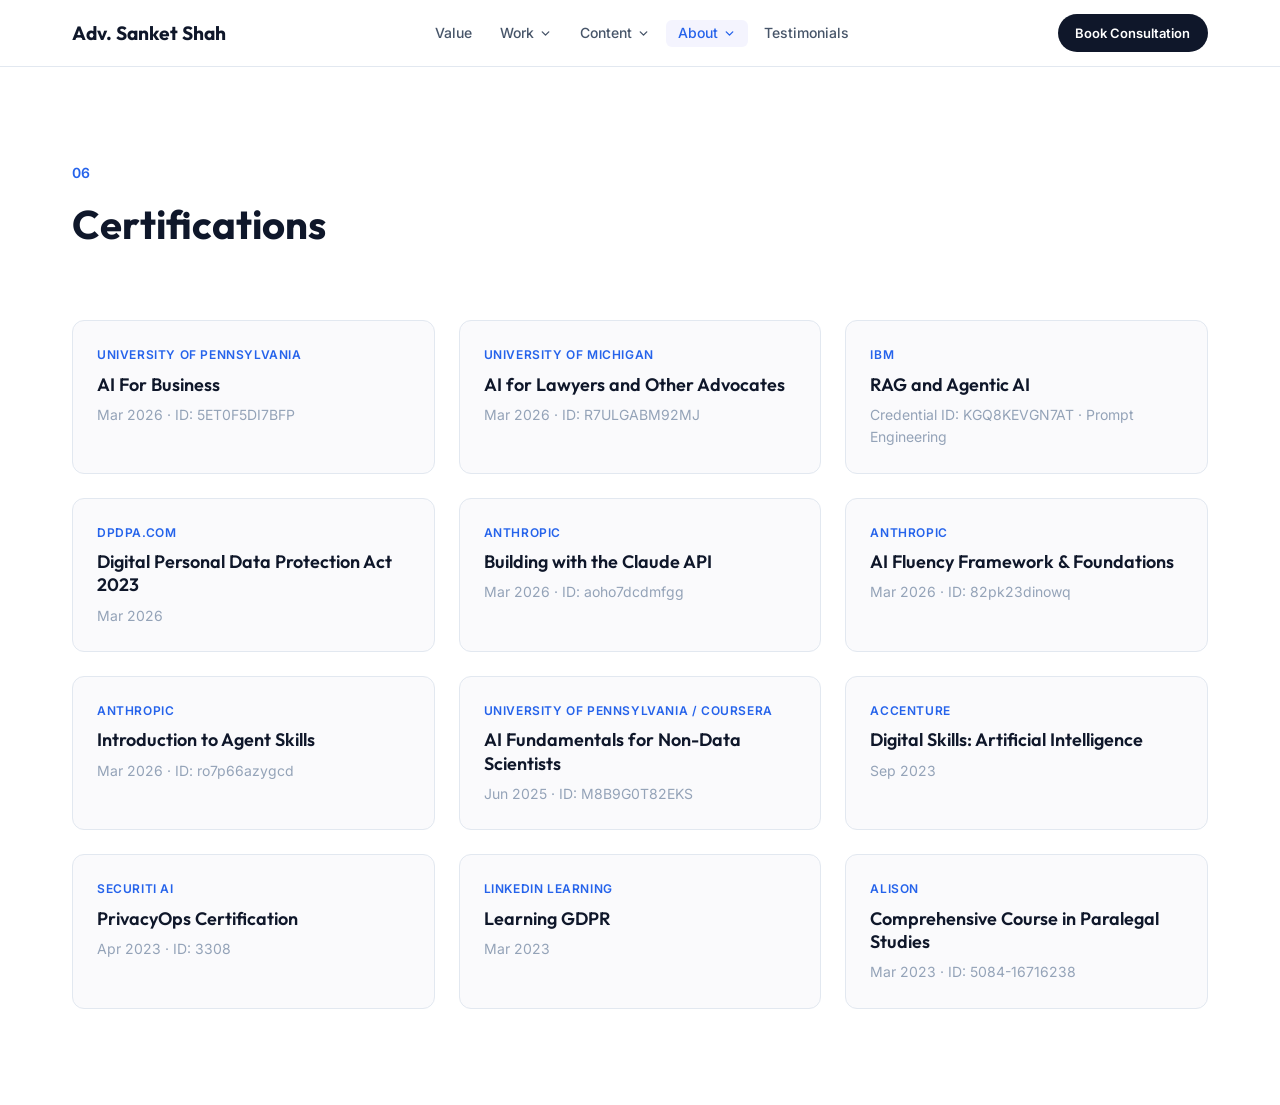
<file: certifications.html>
<!DOCTYPE html>
<html lang="en">
<head>
<meta charset="UTF-8">
<meta name="viewport" content="width=device-width, initial-scale=1.0">
<title>Certifications | Adv. Sanket Shah</title>
<meta name="description" content="Certifications in AI for Business, DPDPA, GDPR, Agentic AI, and legal technology. Issued by UPenn, Anthropic, IBM, and Securiti AI.">
<meta name="robots" content="index, follow">
<link rel="canonical" href="https://advsanketshah.github.io/certifications.html">
<meta property="og:type" content="website">
<meta property="og:url" content="https://advsanketshah.github.io/certifications.html">
<meta property="og:title" content="Certifications | Adv. Sanket Shah">
<meta property="og:description" content="Certifications in AI for Business, DPDPA, GDPR, Agentic AI, and legal technology. Issued by UPenn, Anthropic, IBM, and Securiti AI.">
<meta property="og:image" content="https://advsanketshah.github.io/sanket-photo.JPG">
<meta name="twitter:card" content="summary_large_image">
<meta name="twitter:title" content="Certifications | Adv. Sanket Shah">
<meta name="twitter:description" content="Certifications in AI for Business, DPDPA, GDPR, Agentic AI, and legal technology. Issued by UPenn, Anthropic, IBM, and Securiti AI.">
<link rel="preconnect" href="https://fonts.googleapis.com">
<link rel="preconnect" href="https://fonts.gstatic.com" crossorigin>
<link rel="preload" as="style" href="https://fonts.googleapis.com/css2?family=Inter:wght@400;500;600&family=Outfit:wght@400;500;600;700&display=swap" onload="this.onload=null;this.rel='stylesheet'">
<noscript><link rel="stylesheet" href="https://fonts.googleapis.com/css2?family=Inter:wght@400;500;600&family=Outfit:wght@400;500;600;700&display=swap"></noscript>
<style>
  :root {
    --bg-base: #FAFAFC; --bg-surface: #FFFFFF; --text-primary: #0F172A;
    --text-secondary: #475569; --text-tertiary: #94A3B8; --accent-primary: #2563EB;
    --border-color: #E2E8F0; --font-sans: 'Inter', sans-serif; --font-display: 'Outfit', sans-serif;
    --radius-md: 12px; --radius-full: 9999px;
    --shadow-md: 0 4px 6px -1px rgb(0 0 0 / 0.1);
    --transition: all 0.3s ease;
  }
  *, *::before, *::after { box-sizing: border-box; margin: 0; padding: 0; }
  body { background-color: var(--bg-surface); color: var(--text-primary); font-family: var(--font-sans); line-height: 1.6; }
  .container { max-width: 1200px; margin: 0 auto; padding: 0 2rem; }
  


  section { padding: 10rem 0 6rem; }
  .section-header { margin-bottom: 4rem; }
  .section-label { display: inline-block; font-size: 0.875rem; font-weight: 600; color: var(--accent-primary); margin-bottom: 0.5rem; }
  .section-title { font-family: var(--font-display); font-size: 2.5rem; font-weight: 700; }

  .certs-grid { display: grid; grid-template-columns: repeat(auto-fill, minmax(300px, 1fr)); gap: 1.5rem; }
  .cert-card { background: var(--bg-base); padding: 1.5rem; border: 1px solid var(--border-color); border-radius: var(--radius-md); transition: var(--transition); }
  .cert-card:hover { border-color: var(--accent-primary); box-shadow: var(--shadow-md); }
  .cert-issuer { font-size: 0.75rem; font-weight: 600; color: var(--accent-primary); text-transform: uppercase; letter-spacing: 0.05em; margin-bottom: 0.5rem; }
  .cert-name { font-family: var(--font-display); font-size: 1.125rem; font-weight: 600; margin-bottom: 0.5rem; line-height: 1.3; }
  .cert-date { font-size: 0.875rem; color: var(--text-tertiary); }

  /* Dark Mode */

</style>
<link rel="stylesheet" href="nav.css">
</head>
<body>

<nav>
  <div class="container nav-inner">
    <a href="index.html" class="nav-logo">Adv. Sanket Shah</a>

    <button class="mobile-menu-btn" aria-label="Toggle menu">
      <svg viewBox="0 0 24 24" width="26" height="26" stroke="currentColor" stroke-width="2" fill="none" stroke-linecap="round" stroke-linejoin="round">
        <line x1="3" y1="12" x2="21" y2="12"></line><line x1="3" y1="6" x2="21" y2="6"></line><line x1="3" y1="18" x2="21" y2="18"></line>
      </svg>
    </button>

    <ul class="nav-links">
      <li><a href="value.html">Value</a></li>
      <li class="has-dropdown">
        <button class="dropdown-toggle">Work <svg viewBox="0 0 24 24" width="13" height="13" fill="none" stroke="currentColor" stroke-width="2.5" stroke-linecap="round" stroke-linejoin="round"><polyline points="6 9 12 15 18 9"></polyline></svg></button>
        <div class="dropdown-menu"><div class="dropdown-menu-inner">
          <a href="portfolio.html">Sample Work</a>
          <a href="cases.html">Cases</a>
        </div></div>
      </li>
      <li class="has-dropdown">
        <button class="dropdown-toggle">Content <svg viewBox="0 0 24 24" width="13" height="13" fill="none" stroke="currentColor" stroke-width="2.5" stroke-linecap="round" stroke-linejoin="round"><polyline points="6 9 12 15 18 9"></polyline></svg></button>
        <div class="dropdown-menu"><div class="dropdown-menu-inner">
          <a href="books.html">Books</a>
          <a href="privacipher.html">Privacipher</a>
          <a href="clauselab.html">Clauselab</a>
          <a href="resources.html">Resources</a>
        </div></div>
      </li>
      <li class="has-dropdown">
        <button class="dropdown-toggle active">About <svg viewBox="0 0 24 24" width="13" height="13" fill="none" stroke="currentColor" stroke-width="2.5" stroke-linecap="round" stroke-linejoin="round"><polyline points="6 9 12 15 18 9"></polyline></svg></button>
        <div class="dropdown-menu"><div class="dropdown-menu-inner">
          <a href="experience.html">Experience</a>
          <a href="certifications.html" class="active">Certifications</a>
          <a href="education.html">Education</a>
        </div></div>
      </li>
      <li><a href="testimonials.html">Testimonials</a></li>
      <li class="mobile-cta-wrapper"><a href="contact.html" class="nav-cta">Book Consultation</a></li>
    </ul>

    <div class="nav-right">
      <a href="contact.html" class="nav-cta">Book Consultation</a>
    </div>
  </div>
</nav>

<section>
  <div class="container">
    <div class="section-header">
      <span class="section-label">06</span>
      <h2 class="section-title">Certifications</h2>
    </div>

    <div class="certs-grid">
      <div class="cert-card">
        <p class="cert-issuer">University of Pennsylvania</p>
        <h3 class="cert-name">AI For Business</h3>
        <p class="cert-date">Mar 2026 · ID: 5ET0F5DI7BFP</p>
      </div>
      <div class="cert-card">
        <p class="cert-issuer">University of Michigan</p>
        <h3 class="cert-name">AI for Lawyers and Other Advocates</h3>
        <p class="cert-date">Mar 2026 · ID: R7ULGABM92MJ</p>
      </div>
      <div class="cert-card">
        <p class="cert-issuer">IBM</p>
        <h3 class="cert-name">RAG and Agentic AI</h3>
        <p class="cert-date">Credential ID: KGQ8KEVGN7AT · Prompt Engineering</p>
      </div>
      <div class="cert-card">
        <p class="cert-issuer">DPDPA.com</p>
        <h3 class="cert-name">Digital Personal Data Protection Act 2023</h3>
        <p class="cert-date">Mar 2026</p>
      </div>
      <div class="cert-card">
        <p class="cert-issuer">Anthropic</p>
        <h3 class="cert-name">Building with the Claude API</h3>
        <p class="cert-date">Mar 2026 · ID: aoho7dcdmfgg</p>
      </div>
      <div class="cert-card">
        <p class="cert-issuer">Anthropic</p>
        <h3 class="cert-name">AI Fluency Framework &amp; Foundations</h3>
        <p class="cert-date">Mar 2026 · ID: 82pk23dinowq</p>
      </div>
      <div class="cert-card">
        <p class="cert-issuer">Anthropic</p>
        <h3 class="cert-name">Introduction to Agent Skills</h3>
        <p class="cert-date">Mar 2026 · ID: ro7p66azygcd</p>
      </div>
      <div class="cert-card">
        <p class="cert-issuer">University of Pennsylvania / Coursera</p>
        <h3 class="cert-name">AI Fundamentals for Non-Data Scientists</h3>
        <p class="cert-date">Jun 2025 · ID: M8B9G0T82EKS</p>
      </div>
      <div class="cert-card">
        <p class="cert-issuer">Accenture</p>
        <h3 class="cert-name">Digital Skills: Artificial Intelligence</h3>
        <p class="cert-date">Sep 2023</p>
      </div>
      <div class="cert-card">
        <p class="cert-issuer">Securiti AI</p>
        <h3 class="cert-name">PrivacyOps Certification</h3>
        <p class="cert-date">Apr 2023 · ID: 3308</p>
      </div>
      <div class="cert-card">
        <p class="cert-issuer">LinkedIn Learning</p>
        <h3 class="cert-name">Learning GDPR</h3>
        <p class="cert-date">Mar 2023</p>
      </div>
      <div class="cert-card">
        <p class="cert-issuer">Alison</p>
        <h3 class="cert-name">Comprehensive Course in Paralegal Studies</h3>
        <p class="cert-date">Mar 2023 · ID: 5084-16716238</p>
      </div>
    </div>
  </div>
</section>


<script src="nav.js" defer></script>
<script>if("serviceWorker"in navigator){navigator.serviceWorker.register("/sw.js").catch(function(){});}</script>

<!-- mobile bottom nav -->
<nav class="btab-bar" aria-label="Mobile navigation">
  <a href="index.html" class="btab"><svg viewBox="0 0 24 24" width="20" height="20" fill="none" stroke="currentColor" stroke-width="1.75" stroke-linecap="round" stroke-linejoin="round"><path d="M3 9l9-7 9 7v11a2 2 0 01-2 2H5a2 2 0 01-2-2z"/><polyline points="9 22 9 12 15 12 15 22"/></svg><span>Home</span></a>
  <a href="value.html" class="btab"><svg viewBox="0 0 24 24" width="20" height="20" fill="none" stroke="currentColor" stroke-width="1.75" stroke-linecap="round" stroke-linejoin="round"><polygon points="12 2 15.09 8.26 22 9.27 17 14.14 18.18 21.02 12 17.77 5.82 21.02 7 14.14 2 9.27 8.91 8.26 12 2"/></svg><span>Value</span></a>
  <a href="portfolio.html" class="btab"><svg viewBox="0 0 24 24" width="20" height="20" fill="none" stroke="currentColor" stroke-width="1.75" stroke-linecap="round" stroke-linejoin="round"><rect x="2" y="7" width="20" height="14" rx="2"/><path d="M16 21V5a2 2 0 00-2-2h-4a2 2 0 00-2 2v16"/></svg><span>Work</span></a>
  <a href="cases.html" class="btab"><svg viewBox="0 0 24 24" width="20" height="20" fill="none" stroke="currentColor" stroke-width="1.75" stroke-linecap="round" stroke-linejoin="round"><path d="M8 6h13M8 12h13M8 18h13M3 6h.01M3 12h.01M3 18h.01"/></svg><span>Cases</span></a>
  <a href="books.html" class="btab"><svg viewBox="0 0 24 24" width="20" height="20" fill="none" stroke="currentColor" stroke-width="1.75" stroke-linecap="round" stroke-linejoin="round"><path d="M4 19.5A2.5 2.5 0 016.5 17H20"/><path d="M6.5 2H20v20H6.5A2.5 2.5 0 014 19.5v-15A2.5 2.5 0 016.5 2z"/></svg><span>Books</span></a>
  <a href="privacipher.html" class="btab"><svg viewBox="0 0 24 24" width="20" height="20" fill="none" stroke="currentColor" stroke-width="1.75" stroke-linecap="round" stroke-linejoin="round"><path d="M12 22s8-4 8-10V5l-8-3-8 3v7c0 6 8 10 8 10z"/></svg><span>Privacy</span></a>
  <a href="clauselab.html" class="btab"><svg viewBox="0 0 24 24" width="20" height="20" fill="none" stroke="currentColor" stroke-width="1.75" stroke-linecap="round" stroke-linejoin="round"><path d="M10 2v7.527a2 2 0 01-.211.896L4.72 20.55a1 1 0 00.9 1.45h12.76a1 1 0 00.9-1.45l-5.069-10.127A2 2 0 0114 9.527V2"/><path d="M8.5 2h7"/><path d="M7 16h10"/></svg><span>CLM</span></a>
  <a href="resources.html" class="btab"><svg viewBox="0 0 24 24" width="20" height="20" fill="none" stroke="currentColor" stroke-width="1.75" stroke-linecap="round" stroke-linejoin="round"><path d="M14 2H6a2 2 0 00-2 2v16a2 2 0 002 2h12a2 2 0 002-2V8z"/><polyline points="14 2 14 8 20 8"/><line x1="16" y1="13" x2="8" y2="13"/><line x1="16" y1="17" x2="8" y2="17"/></svg><span>Resources</span></a>
  <a href="experience.html" class="btab"><svg viewBox="0 0 24 24" width="20" height="20" fill="none" stroke="currentColor" stroke-width="1.75" stroke-linecap="round" stroke-linejoin="round"><path d="M20 21v-2a4 4 0 00-4-4H8a4 4 0 00-4 4v2"/><circle cx="12" cy="7" r="4"/></svg><span>Experience</span></a>
  <a href="certifications.html" class="btab active"><svg viewBox="0 0 24 24" width="20" height="20" fill="none" stroke="currentColor" stroke-width="1.75" stroke-linecap="round" stroke-linejoin="round"><circle cx="12" cy="8" r="6"/><path d="M15.477 12.89L17 22l-5-3-5 3 1.523-9.11"/></svg><span>Certs</span></a>
  <a href="education.html" class="btab"><svg viewBox="0 0 24 24" width="20" height="20" fill="none" stroke="currentColor" stroke-width="1.75" stroke-linecap="round" stroke-linejoin="round"><path d="M22 10v6M2 10l10-5 10 5-10 5z"/><path d="M6 12v5c3 3 9 3 12 0v-5"/></svg><span>Education</span></a>
  <a href="testimonials.html" class="btab"><svg viewBox="0 0 24 24" width="20" height="20" fill="none" stroke="currentColor" stroke-width="1.75" stroke-linecap="round" stroke-linejoin="round"><path d="M21 15a2 2 0 01-2 2H7l-4 4V5a2 2 0 012-2h14a2 2 0 012 2z"/></svg><span>Reviews</span></a>
  <a href="contact.html" class="btab"><svg viewBox="0 0 24 24" width="20" height="20" fill="none" stroke="currentColor" stroke-width="1.75" stroke-linecap="round" stroke-linejoin="round"><path d="M4 4h16c1.1 0 2 .9 2 2v12c0 1.1-.9 2-2 2H4c-1.1 0-2-.9-2-2V6c0-1.1.9-2 2-2z"/><polyline points="22,6 12,13 2,6"/></svg><span>Contact</span></a>
</nav>
</body>
</html>
</file>
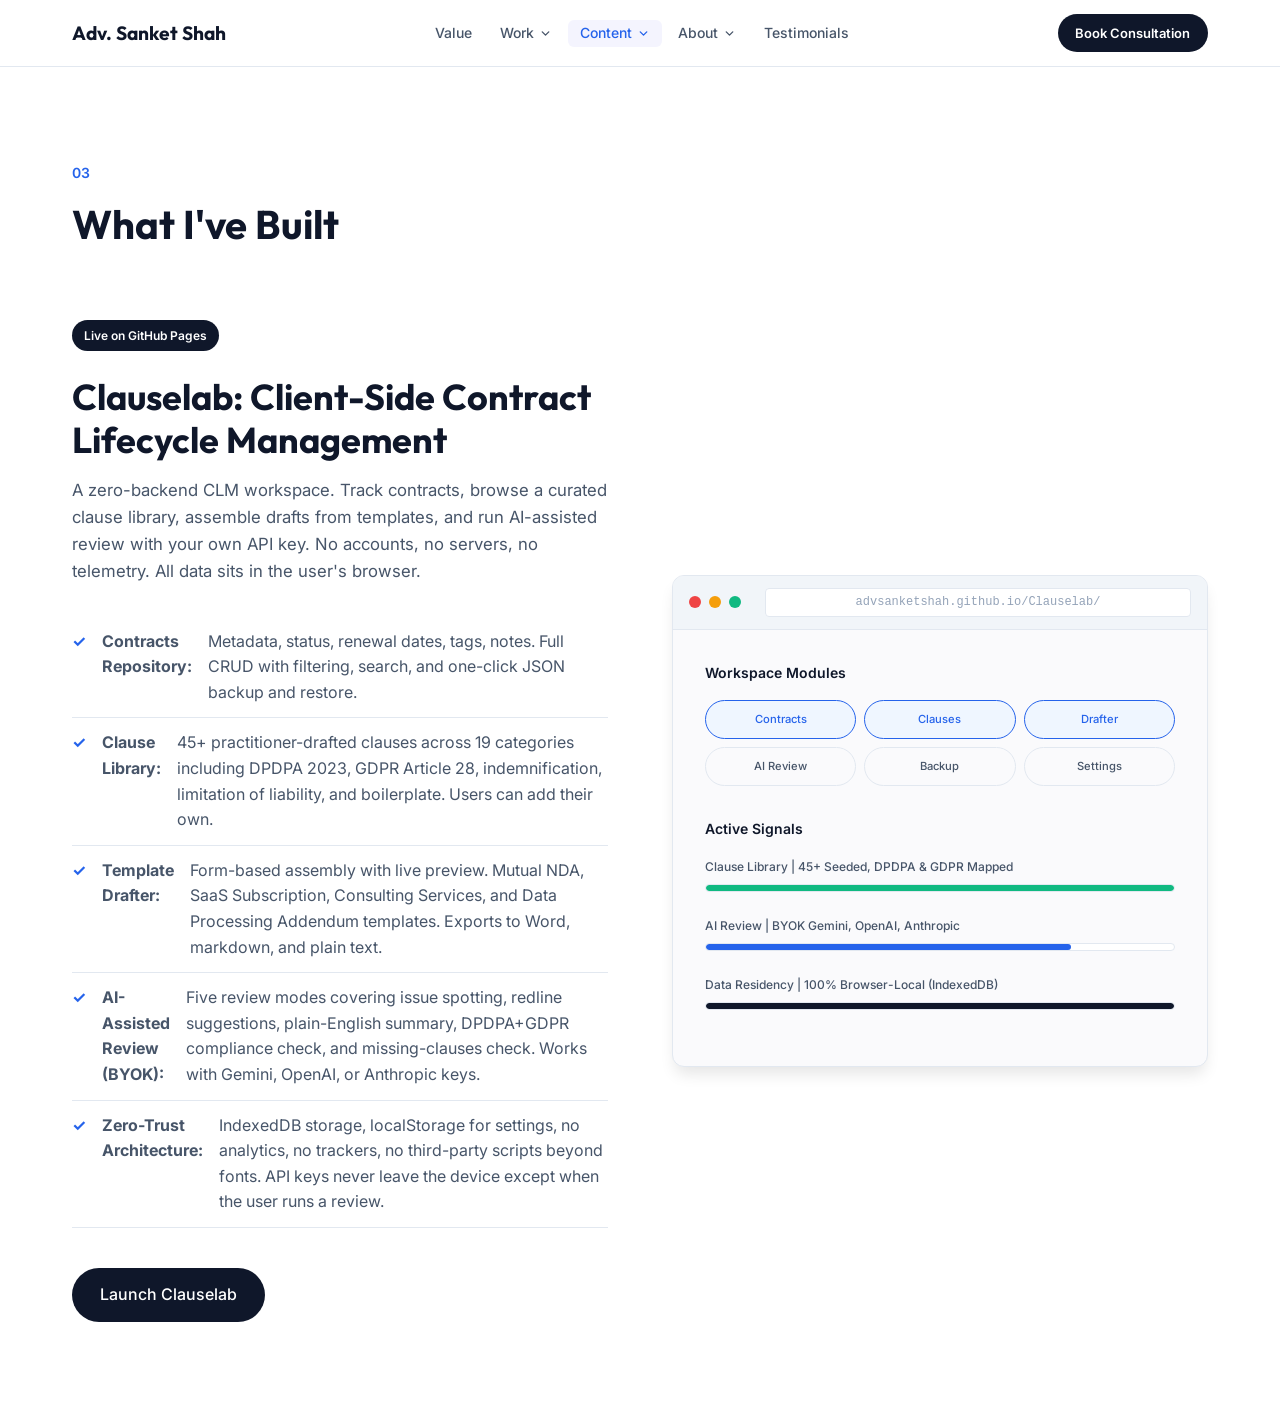
<file: clauselab.html>
<!DOCTYPE html>
<html lang="en">
<head>
<meta charset="UTF-8">
<meta name="viewport" content="width=device-width, initial-scale=1.0">
<title>Clauselab | Client-Side Contract Lifecycle Management</title>
<meta name="description" content="A free, zero-backend contract lifecycle management tool with a clause library, template drafter, and BYOK AI review. Data stays in the user's browser. Built by Adv. Sanket Shah.">
<meta name="robots" content="index, follow">
<link rel="canonical" href="https://advsanketshah.github.io/clauselab.html">
<meta property="og:type" content="website">
<meta property="og:url" content="https://advsanketshah.github.io/clauselab.html">
<meta property="og:title" content="Clauselab | Client-Side Contract Lifecycle Management">
<meta property="og:description" content="A free, zero-backend CLM workspace with a clause library, template drafter, and BYOK AI review. Built by Adv. Sanket Shah.">
<meta property="og:image" content="https://advsanketshah.github.io/sanket-photo.JPG">
<meta name="twitter:card" content="summary_large_image">
<meta name="twitter:title" content="Clauselab | Client-Side Contract Lifecycle Management">
<meta name="twitter:description" content="A free, zero-backend CLM workspace with a clause library, template drafter, and BYOK AI review. Built by Adv. Sanket Shah.">
<link rel="preconnect" href="https://fonts.googleapis.com">
<link rel="preconnect" href="https://fonts.gstatic.com" crossorigin>
<link rel="preload" as="style" href="https://fonts.googleapis.com/css2?family=Inter:wght@400;500;600&family=Outfit:wght@400;500;600;700&display=swap" onload="this.onload=null;this.rel='stylesheet'">
<noscript><link rel="stylesheet" href="https://fonts.googleapis.com/css2?family=Inter:wght@400;500;600&family=Outfit:wght@400;500;600;700&display=swap"></noscript>
<style>
  :root {
    --bg-base: #FAFAFC; --bg-surface: #FFFFFF; --text-primary: #0F172A;
    --text-secondary: #475569; --text-tertiary: #94A3B8; --accent-primary: #2563EB;
    --accent-light: #EFF6FF; --border-color: #E2E8F0;
    --font-sans: 'Inter', sans-serif; --font-display: 'Outfit', sans-serif;
    --radius-md: 12px; --radius-full: 9999px;
    --shadow-lg: 0 10px 15px -3px rgb(0 0 0 / 0.1);
  }
  *, *::before, *::after { box-sizing: border-box; margin: 0; padding: 0; }
  body { background-color: var(--bg-surface); color: var(--text-primary); font-family: var(--font-sans); line-height: 1.6; }
  .container { max-width: 1200px; margin: 0 auto; padding: 0 2rem; }
  


  section { padding: 10rem 0 6rem; }
  .section-header { margin-bottom: 4rem; }
  .section-label { display: inline-block; font-size: 0.875rem; font-weight: 600; color: var(--accent-primary); margin-bottom: 0.5rem; }
  .section-title { font-family: var(--font-display); font-size: 2.5rem; font-weight: 700; }

  .tool-showcase { display: grid; grid-template-columns: 1fr 1fr; gap: 4rem; align-items: center; }
  .tool-tag { display: inline-block; background: var(--text-primary); color: white; font-size: 0.75rem; font-weight: 600; padding: 0.35rem 0.75rem; border-radius: var(--radius-full); margin-bottom: 1.5rem; }
  .tool-name { font-family: var(--font-display); font-size: 2.25rem; font-weight: 700; margin-bottom: 1rem; line-height: 1.2; }
  .tool-description { color: var(--text-secondary); margin-bottom: 2rem; font-size: 1.05rem; }
  .tool-features { list-style: none; margin-bottom: 2.5rem; }
  .tool-features li { padding: 0.75rem 0; border-bottom: 1px solid var(--border-color); display: flex; align-items: flex-start; gap: 1rem; color: var(--text-secondary); }
  .tool-features li::before { content: '✓'; color: var(--accent-primary); font-weight: bold; }
  .btn-primary { display: inline-flex; padding: 0.875rem 1.75rem; border-radius: var(--radius-full); font-weight: 500; background: var(--text-primary); color: white; text-decoration: none; }

  .tool-mockup { background: var(--bg-base); border-radius: var(--radius-md); border: 1px solid var(--border-color); box-shadow: var(--shadow-lg); overflow: hidden; }
  .tool-mockup-bar { background: #F1F5F9; padding: 0.75rem 1rem; display: flex; align-items: center; gap: 0.5rem; border-bottom: 1px solid var(--border-color); }
  .mockup-dot { width: 12px; height: 12px; border-radius: 50%; }
  .mockup-dot:nth-child(1) { background: #EF4444; } .mockup-dot:nth-child(2) { background: #F59E0B; } .mockup-dot:nth-child(3) { background: #10B981; }
  .mockup-url { flex: 1; text-align: center; font-size: 0.75rem; color: var(--text-tertiary); font-family: monospace; background: white; padding: 0.25rem; border-radius: 4px; border: 1px solid var(--border-color); margin-left: 1rem; }
  .tool-mockup-body { padding: 2rem; }
  .mockup-heading { font-size: 0.875rem; font-weight: 600; margin-bottom: 1rem; }
  .mockup-selector { display: grid; grid-template-columns: repeat(3, 1fr); gap: 0.5rem; margin-bottom: 2rem; }
  .mockup-chip { display: flex; align-items: center; justify-content: center; text-align: center; font-size: 0.7rem; font-weight: 500; padding: 0.6rem 0.5rem; border-radius: var(--radius-full); border: 1px solid var(--border-color); color: var(--text-secondary); }
  .mockup-chip.active { background: var(--accent-light); color: var(--accent-primary); border-color: var(--accent-primary); }
  .mockup-result-bar { margin-bottom: 1.5rem; }
  .mockup-result-label { font-size: 0.75rem; font-weight: 500; color: var(--text-secondary); margin-bottom: 0.5rem; }
  .mockup-result-track { height: 8px; background: var(--bg-surface); border-radius: var(--radius-full); overflow: hidden; border: 1px solid var(--border-color); }
  .mockup-result-fill { height: 100%; border-radius: var(--radius-full); }

  @media (max-width: 900px) { .tool-showcase { grid-template-columns: 1fr; } }
  @media (max-width: 600px) { .mockup-selector { grid-template-columns: repeat(2, 1fr); } }

  /* Dark Mode */

</style>
<link rel="stylesheet" href="nav.css">
</head>
<body>

<nav>
  <div class="container nav-inner">
    <a href="index.html" class="nav-logo">Adv. Sanket Shah</a>

    <button class="mobile-menu-btn" aria-label="Toggle menu">
      <svg viewBox="0 0 24 24" width="26" height="26" stroke="currentColor" stroke-width="2" fill="none" stroke-linecap="round" stroke-linejoin="round">
        <line x1="3" y1="12" x2="21" y2="12"></line><line x1="3" y1="6" x2="21" y2="6"></line><line x1="3" y1="18" x2="21" y2="18"></line>
      </svg>
    </button>

    <ul class="nav-links">
      <li><a href="value.html">Value</a></li>
      <li class="has-dropdown">
        <button class="dropdown-toggle">Work <svg viewBox="0 0 24 24" width="13" height="13" fill="none" stroke="currentColor" stroke-width="2.5" stroke-linecap="round" stroke-linejoin="round"><polyline points="6 9 12 15 18 9"></polyline></svg></button>
        <div class="dropdown-menu"><div class="dropdown-menu-inner">
          <a href="portfolio.html">Sample Work</a>
          <a href="cases.html">Cases</a>
        </div></div>
      </li>
      <li class="has-dropdown">
        <button class="dropdown-toggle active">Content <svg viewBox="0 0 24 24" width="13" height="13" fill="none" stroke="currentColor" stroke-width="2.5" stroke-linecap="round" stroke-linejoin="round"><polyline points="6 9 12 15 18 9"></polyline></svg></button>
        <div class="dropdown-menu"><div class="dropdown-menu-inner">
          <a href="books.html">Books</a>
          <a href="privacipher.html">Privacipher</a>
          <a href="clauselab.html" class="active">Clauselab</a>
          <a href="resources.html">Resources</a>
        </div></div>
      </li>
      <li class="has-dropdown">
        <button class="dropdown-toggle">About <svg viewBox="0 0 24 24" width="13" height="13" fill="none" stroke="currentColor" stroke-width="2.5" stroke-linecap="round" stroke-linejoin="round"><polyline points="6 9 12 15 18 9"></polyline></svg></button>
        <div class="dropdown-menu"><div class="dropdown-menu-inner">
          <a href="experience.html">Experience</a>
          <a href="certifications.html">Certifications</a>
          <a href="education.html">Education</a>
        </div></div>
      </li>
      <li><a href="testimonials.html">Testimonials</a></li>
      <li class="mobile-cta-wrapper"><a href="contact.html" class="nav-cta">Book Consultation</a></li>
    </ul>

    <div class="nav-right">
      <a href="contact.html" class="nav-cta">Book Consultation</a>
    </div>
  </div>
</nav>

<section>
  <div class="container">
    <div class="section-header">
      <span class="section-label">03</span>
      <h2 class="section-title">What I've Built</h2>
    </div>

    <div class="tool-showcase">
      <div>
        <span class="tool-tag">Live on GitHub Pages</span>
        <h3 class="tool-name">Clauselab: Client-Side Contract Lifecycle Management</h3>
        <p class="tool-description">
          A zero-backend CLM workspace. Track contracts, browse a curated clause library, assemble drafts from templates, and run AI-assisted review with your own API key. No accounts, no servers, no telemetry. All data sits in the user's browser.
        </p>
        <ul class="tool-features">
          <li><strong>Contracts Repository:</strong> Metadata, status, renewal dates, tags, notes. Full CRUD with filtering, search, and one-click JSON backup and restore.</li>
          <li><strong>Clause Library:</strong> 45+ practitioner-drafted clauses across 19 categories including DPDPA 2023, GDPR Article 28, indemnification, limitation of liability, and boilerplate. Users can add their own.</li>
          <li><strong>Template Drafter:</strong> Form-based assembly with live preview. Mutual NDA, SaaS Subscription, Consulting Services, and Data Processing Addendum templates. Exports to Word, markdown, and plain text.</li>
          <li><strong>AI-Assisted Review (BYOK):</strong> Five review modes covering issue spotting, redline suggestions, plain-English summary, DPDPA+GDPR compliance check, and missing-clauses check. Works with Gemini, OpenAI, or Anthropic keys.</li>
          <li><strong>Zero-Trust Architecture:</strong> IndexedDB storage, localStorage for settings, no analytics, no trackers, no third-party scripts beyond fonts. API keys never leave the device except when the user runs a review.</li>
        </ul>
        <div style="margin-top: 2rem;">
          <a href="https://advsanketshah.github.io/Clauselab/" target="_blank" rel="noopener" class="btn-primary">Launch Clauselab</a>
        </div>
      </div>

      <div class="tool-mockup">
        <div class="tool-mockup-bar">
          <div class="mockup-dot"></div><div class="mockup-dot"></div><div class="mockup-dot"></div>
          <div class="mockup-url">advsanketshah.github.io/Clauselab/</div>
        </div>
        <div class="tool-mockup-body">
          <p class="mockup-heading">Workspace Modules</p>
          <div class="mockup-selector">
            <div class="mockup-chip active">Contracts</div>
            <div class="mockup-chip active">Clauses</div>
            <div class="mockup-chip active">Drafter</div>
            <div class="mockup-chip">AI Review</div>
            <div class="mockup-chip">Backup</div>
            <div class="mockup-chip">Settings</div>
          </div>
          <p class="mockup-heading" style="margin-top: 1.5rem;">Active Signals</p>
          <div class="mockup-result-bar">
            <p class="mockup-result-label">Clause Library | 45+ Seeded, DPDPA & GDPR Mapped</p>
            <div class="mockup-result-track"><div class="mockup-result-fill" style="width: 100%; background: #10B981;"></div></div>
          </div>
          <div class="mockup-result-bar">
            <p class="mockup-result-label">AI Review | BYOK Gemini, OpenAI, Anthropic</p>
            <div class="mockup-result-track"><div class="mockup-result-fill" style="width: 78%; background: #2563EB;"></div></div>
          </div>
          <div class="mockup-result-bar">
            <p class="mockup-result-label">Data Residency | 100% Browser-Local (IndexedDB)</p>
            <div class="mockup-result-track"><div class="mockup-result-fill" style="width: 100%; background: #0F172A;"></div></div>
          </div>
        </div>
      </div>
    </div>
  </div>
</section>


<script src="nav.js" defer></script>
<script>if("serviceWorker"in navigator){navigator.serviceWorker.register("/sw.js").catch(function(){});}</script>

<!-- mobile bottom nav -->
<nav class="btab-bar" aria-label="Mobile navigation">
  <a href="index.html" class="btab"><svg viewBox="0 0 24 24" width="20" height="20" fill="none" stroke="currentColor" stroke-width="1.75" stroke-linecap="round" stroke-linejoin="round"><path d="M3 9l9-7 9 7v11a2 2 0 01-2 2H5a2 2 0 01-2-2z"/><polyline points="9 22 9 12 15 12 15 22"/></svg><span>Home</span></a>
  <a href="value.html" class="btab"><svg viewBox="0 0 24 24" width="20" height="20" fill="none" stroke="currentColor" stroke-width="1.75" stroke-linecap="round" stroke-linejoin="round"><polygon points="12 2 15.09 8.26 22 9.27 17 14.14 18.18 21.02 12 17.77 5.82 21.02 7 14.14 2 9.27 8.91 8.26 12 2"/></svg><span>Value</span></a>
  <a href="portfolio.html" class="btab"><svg viewBox="0 0 24 24" width="20" height="20" fill="none" stroke="currentColor" stroke-width="1.75" stroke-linecap="round" stroke-linejoin="round"><rect x="2" y="7" width="20" height="14" rx="2"/><path d="M16 21V5a2 2 0 00-2-2h-4a2 2 0 00-2 2v16"/></svg><span>Work</span></a>
  <a href="cases.html" class="btab"><svg viewBox="0 0 24 24" width="20" height="20" fill="none" stroke="currentColor" stroke-width="1.75" stroke-linecap="round" stroke-linejoin="round"><path d="M8 6h13M8 12h13M8 18h13M3 6h.01M3 12h.01M3 18h.01"/></svg><span>Cases</span></a>
  <a href="books.html" class="btab"><svg viewBox="0 0 24 24" width="20" height="20" fill="none" stroke="currentColor" stroke-width="1.75" stroke-linecap="round" stroke-linejoin="round"><path d="M4 19.5A2.5 2.5 0 016.5 17H20"/><path d="M6.5 2H20v20H6.5A2.5 2.5 0 014 19.5v-15A2.5 2.5 0 016.5 2z"/></svg><span>Books</span></a>
  <a href="privacipher.html" class="btab"><svg viewBox="0 0 24 24" width="20" height="20" fill="none" stroke="currentColor" stroke-width="1.75" stroke-linecap="round" stroke-linejoin="round"><path d="M12 22s8-4 8-10V5l-8-3-8 3v7c0 6 8 10 8 10z"/></svg><span>Privacy</span></a>
  <a href="clauselab.html" class="btab active"><svg viewBox="0 0 24 24" width="20" height="20" fill="none" stroke="currentColor" stroke-width="1.75" stroke-linecap="round" stroke-linejoin="round"><path d="M10 2v7.527a2 2 0 01-.211.896L4.72 20.55a1 1 0 00.9 1.45h12.76a1 1 0 00.9-1.45l-5.069-10.127A2 2 0 0114 9.527V2"/><path d="M8.5 2h7"/><path d="M7 16h10"/></svg><span>CLM</span></a>
  <a href="resources.html" class="btab"><svg viewBox="0 0 24 24" width="20" height="20" fill="none" stroke="currentColor" stroke-width="1.75" stroke-linecap="round" stroke-linejoin="round"><path d="M14 2H6a2 2 0 00-2 2v16a2 2 0 002 2h12a2 2 0 002-2V8z"/><polyline points="14 2 14 8 20 8"/><line x1="16" y1="13" x2="8" y2="13"/><line x1="16" y1="17" x2="8" y2="17"/></svg><span>Resources</span></a>
  <a href="experience.html" class="btab"><svg viewBox="0 0 24 24" width="20" height="20" fill="none" stroke="currentColor" stroke-width="1.75" stroke-linecap="round" stroke-linejoin="round"><path d="M20 21v-2a4 4 0 00-4-4H8a4 4 0 00-4 4v2"/><circle cx="12" cy="7" r="4"/></svg><span>Experience</span></a>
  <a href="certifications.html" class="btab"><svg viewBox="0 0 24 24" width="20" height="20" fill="none" stroke="currentColor" stroke-width="1.75" stroke-linecap="round" stroke-linejoin="round"><circle cx="12" cy="8" r="6"/><path d="M15.477 12.89L17 22l-5-3-5 3 1.523-9.11"/></svg><span>Certs</span></a>
  <a href="education.html" class="btab"><svg viewBox="0 0 24 24" width="20" height="20" fill="none" stroke="currentColor" stroke-width="1.75" stroke-linecap="round" stroke-linejoin="round"><path d="M22 10v6M2 10l10-5 10 5-10 5z"/><path d="M6 12v5c3 3 9 3 12 0v-5"/></svg><span>Education</span></a>
  <a href="testimonials.html" class="btab"><svg viewBox="0 0 24 24" width="20" height="20" fill="none" stroke="currentColor" stroke-width="1.75" stroke-linecap="round" stroke-linejoin="round"><path d="M21 15a2 2 0 01-2 2H7l-4 4V5a2 2 0 012-2h14a2 2 0 012 2z"/></svg><span>Reviews</span></a>
  <a href="contact.html" class="btab"><svg viewBox="0 0 24 24" width="20" height="20" fill="none" stroke="currentColor" stroke-width="1.75" stroke-linecap="round" stroke-linejoin="round"><path d="M4 4h16c1.1 0 2 .9 2 2v12c0 1.1-.9 2-2 2H4c-1.1 0-2-.9-2-2V6c0-1.1.9-2 2-2z"/><polyline points="22,6 12,13 2,6"/></svg><span>Contact</span></a>
</nav>
</body>
</html>
</file>
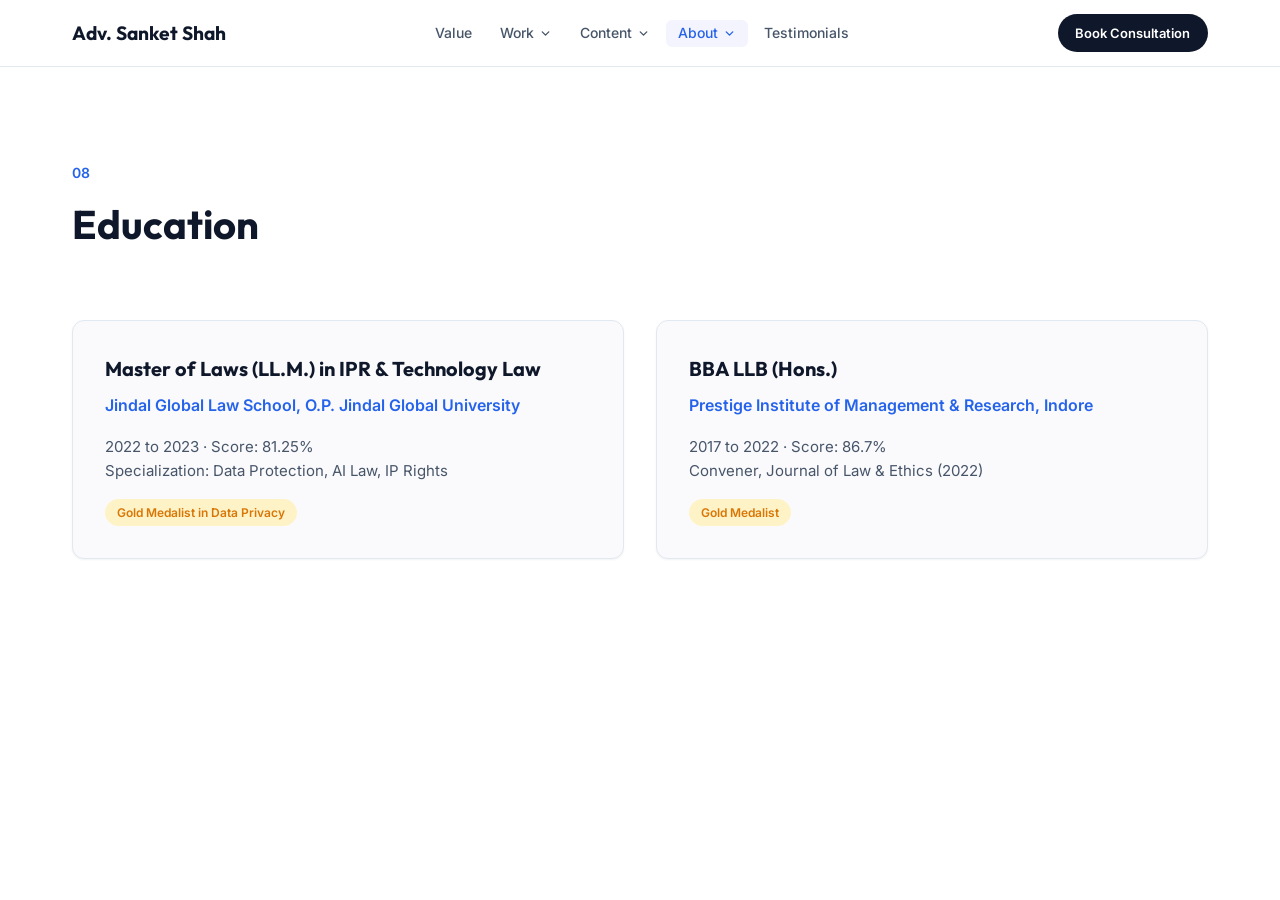
<file: education.html>
<!DOCTYPE html>
<html lang="en">
<head>
<meta charset="UTF-8">
<meta name="viewport" content="width=device-width, initial-scale=1.0">
<title>Education | Adv. Sanket Shah</title>
<meta name="description" content="LL.M. in IPR & Technology Law from Jindal Global Law School (Gold Medalist in Data Privacy). BBA LLB (Hons.) Gold Medalist from Prestige Institute, Indore.">
<meta name="robots" content="index, follow">
<link rel="canonical" href="https://advsanketshah.github.io/education.html">
<meta property="og:type" content="website">
<meta property="og:url" content="https://advsanketshah.github.io/education.html">
<meta property="og:title" content="Education | Adv. Sanket Shah">
<meta property="og:description" content="LL.M. in IPR & Technology Law from Jindal Global Law School (Gold Medalist in Data Privacy). BBA LLB (Hons.) Gold Medalist from Prestige Institute, Indore.">
<meta property="og:image" content="https://advsanketshah.github.io/sanket-photo.JPG">
<meta name="twitter:card" content="summary_large_image">
<meta name="twitter:title" content="Education | Adv. Sanket Shah">
<meta name="twitter:description" content="LL.M. in IPR & Technology Law from Jindal Global Law School (Gold Medalist in Data Privacy). BBA LLB (Hons.) Gold Medalist from Prestige Institute, Indore.">
<link rel="preconnect" href="https://fonts.googleapis.com">
<link rel="preconnect" href="https://fonts.gstatic.com" crossorigin>
<link rel="preload" as="style" href="https://fonts.googleapis.com/css2?family=Inter:wght@400;500;600&family=Outfit:wght@400;500;600;700&display=swap" onload="this.onload=null;this.rel='stylesheet'">
<noscript><link rel="stylesheet" href="https://fonts.googleapis.com/css2?family=Inter:wght@400;500;600&family=Outfit:wght@400;500;600;700&display=swap"></noscript>
<style>
  :root {
    --bg-base: #FAFAFC; --bg-surface: #FFFFFF; --text-primary: #0F172A;
    --text-secondary: #475569; --accent-primary: #2563EB;
    --border-color: #E2E8F0; --font-sans: 'Inter', sans-serif; --font-display: 'Outfit', sans-serif;
    --radius-md: 12px; --radius-full: 9999px;
    --shadow-sm: 0 1px 2px 0 rgb(0 0 0 / 0.05);
  }
  *, *::before, *::after { box-sizing: border-box; margin: 0; padding: 0; }
  body { background-color: var(--bg-surface); color: var(--text-primary); font-family: var(--font-sans); line-height: 1.6; }
  .container { max-width: 1200px; margin: 0 auto; padding: 0 2rem; }
  


  section { padding: 10rem 0 6rem; }
  .section-header { margin-bottom: 4rem; }
  .section-label { display: inline-block; font-size: 0.875rem; font-weight: 600; color: var(--accent-primary); margin-bottom: 0.5rem; }
  .section-title { font-family: var(--font-display); font-size: 2.5rem; font-weight: 700; }

  .edu-grid { display: grid; grid-template-columns: repeat(2, 1fr); gap: 2rem; }
  .edu-card { background: var(--bg-base); padding: 2rem; border-radius: var(--radius-md); border: 1px solid var(--border-color); box-shadow: var(--shadow-sm); }
  .edu-degree { font-family: var(--font-display); font-size: 1.25rem; font-weight: 700; margin-bottom: 0.5rem; }
  .edu-institution { font-weight: 600; color: var(--accent-primary); margin-bottom: 1rem; }
  .edu-meta { font-size: 0.9375rem; color: var(--text-secondary); line-height: 1.6; }
  .edu-achievement { display: inline-block; margin-top: 1rem; font-size: 0.75rem; font-weight: 600; background: #FEF3C7; color: #D97706; padding: 0.25rem 0.75rem; border-radius: var(--radius-full); }

  @media (max-width: 900px) { .edu-grid { grid-template-columns: 1fr; } }

  /* Dark Mode */

</style>
<link rel="stylesheet" href="nav.css">
</head>
<body>

<nav>
  <div class="container nav-inner">
    <a href="index.html" class="nav-logo">Adv. Sanket Shah</a>

    <button class="mobile-menu-btn" aria-label="Toggle menu">
      <svg viewBox="0 0 24 24" width="26" height="26" stroke="currentColor" stroke-width="2" fill="none" stroke-linecap="round" stroke-linejoin="round">
        <line x1="3" y1="12" x2="21" y2="12"></line><line x1="3" y1="6" x2="21" y2="6"></line><line x1="3" y1="18" x2="21" y2="18"></line>
      </svg>
    </button>

    <ul class="nav-links">
      <li><a href="value.html">Value</a></li>
      <li class="has-dropdown">
        <button class="dropdown-toggle">Work <svg viewBox="0 0 24 24" width="13" height="13" fill="none" stroke="currentColor" stroke-width="2.5" stroke-linecap="round" stroke-linejoin="round"><polyline points="6 9 12 15 18 9"></polyline></svg></button>
        <div class="dropdown-menu"><div class="dropdown-menu-inner">
          <a href="portfolio.html">Sample Work</a>
          <a href="cases.html">Cases</a>
        </div></div>
      </li>
      <li class="has-dropdown">
        <button class="dropdown-toggle">Content <svg viewBox="0 0 24 24" width="13" height="13" fill="none" stroke="currentColor" stroke-width="2.5" stroke-linecap="round" stroke-linejoin="round"><polyline points="6 9 12 15 18 9"></polyline></svg></button>
        <div class="dropdown-menu"><div class="dropdown-menu-inner">
          <a href="books.html">Books</a>
          <a href="privacipher.html">Privacipher</a>
          <a href="clauselab.html">Clauselab</a>
          <a href="resources.html">Resources</a>
        </div></div>
      </li>
      <li class="has-dropdown">
        <button class="dropdown-toggle active">About <svg viewBox="0 0 24 24" width="13" height="13" fill="none" stroke="currentColor" stroke-width="2.5" stroke-linecap="round" stroke-linejoin="round"><polyline points="6 9 12 15 18 9"></polyline></svg></button>
        <div class="dropdown-menu"><div class="dropdown-menu-inner">
          <a href="experience.html">Experience</a>
          <a href="certifications.html">Certifications</a>
          <a href="education.html" class="active">Education</a>
        </div></div>
      </li>
      <li><a href="testimonials.html">Testimonials</a></li>
      <li class="mobile-cta-wrapper"><a href="contact.html" class="nav-cta">Book Consultation</a></li>
    </ul>

    <div class="nav-right">
      <a href="contact.html" class="nav-cta">Book Consultation</a>
    </div>
  </div>
</nav>

<section>
  <div class="container">
    <div class="section-header">
      <span class="section-label">08</span>
      <h2 class="section-title">Education</h2>
    </div>

    <div class="edu-grid">
      <div class="edu-card">
        <h3 class="edu-degree">Master of Laws (LL.M.) in IPR &amp; Technology Law</h3>
        <p class="edu-institution">Jindal Global Law School, O.P. Jindal Global University</p>
        <p class="edu-meta">2022 to 2023 · Score: 81.25%<br>Specialization: Data Protection, AI Law, IP Rights</p>
        <span class="edu-achievement">Gold Medalist in Data Privacy</span>
      </div>
      <div class="edu-card">
        <h3 class="edu-degree">BBA LLB (Hons.)</h3>
        <p class="edu-institution">Prestige Institute of Management &amp; Research, Indore</p>
        <p class="edu-meta">2017 to 2022 · Score: 86.7%<br>Convener, Journal of Law &amp; Ethics (2022)</p>
        <span class="edu-achievement">Gold Medalist</span>
      </div>
    </div>
  </div>
</section>


<script src="nav.js" defer></script>
<script>if("serviceWorker"in navigator){navigator.serviceWorker.register("/sw.js").catch(function(){});}</script>

<!-- mobile bottom nav -->
<nav class="btab-bar" aria-label="Mobile navigation">
  <a href="index.html" class="btab"><svg viewBox="0 0 24 24" width="20" height="20" fill="none" stroke="currentColor" stroke-width="1.75" stroke-linecap="round" stroke-linejoin="round"><path d="M3 9l9-7 9 7v11a2 2 0 01-2 2H5a2 2 0 01-2-2z"/><polyline points="9 22 9 12 15 12 15 22"/></svg><span>Home</span></a>
  <a href="value.html" class="btab"><svg viewBox="0 0 24 24" width="20" height="20" fill="none" stroke="currentColor" stroke-width="1.75" stroke-linecap="round" stroke-linejoin="round"><polygon points="12 2 15.09 8.26 22 9.27 17 14.14 18.18 21.02 12 17.77 5.82 21.02 7 14.14 2 9.27 8.91 8.26 12 2"/></svg><span>Value</span></a>
  <a href="portfolio.html" class="btab"><svg viewBox="0 0 24 24" width="20" height="20" fill="none" stroke="currentColor" stroke-width="1.75" stroke-linecap="round" stroke-linejoin="round"><rect x="2" y="7" width="20" height="14" rx="2"/><path d="M16 21V5a2 2 0 00-2-2h-4a2 2 0 00-2 2v16"/></svg><span>Work</span></a>
  <a href="cases.html" class="btab"><svg viewBox="0 0 24 24" width="20" height="20" fill="none" stroke="currentColor" stroke-width="1.75" stroke-linecap="round" stroke-linejoin="round"><path d="M8 6h13M8 12h13M8 18h13M3 6h.01M3 12h.01M3 18h.01"/></svg><span>Cases</span></a>
  <a href="books.html" class="btab"><svg viewBox="0 0 24 24" width="20" height="20" fill="none" stroke="currentColor" stroke-width="1.75" stroke-linecap="round" stroke-linejoin="round"><path d="M4 19.5A2.5 2.5 0 016.5 17H20"/><path d="M6.5 2H20v20H6.5A2.5 2.5 0 014 19.5v-15A2.5 2.5 0 016.5 2z"/></svg><span>Books</span></a>
  <a href="privacipher.html" class="btab"><svg viewBox="0 0 24 24" width="20" height="20" fill="none" stroke="currentColor" stroke-width="1.75" stroke-linecap="round" stroke-linejoin="round"><path d="M12 22s8-4 8-10V5l-8-3-8 3v7c0 6 8 10 8 10z"/></svg><span>Privacy</span></a>
  <a href="clauselab.html" class="btab"><svg viewBox="0 0 24 24" width="20" height="20" fill="none" stroke="currentColor" stroke-width="1.75" stroke-linecap="round" stroke-linejoin="round"><path d="M10 2v7.527a2 2 0 01-.211.896L4.72 20.55a1 1 0 00.9 1.45h12.76a1 1 0 00.9-1.45l-5.069-10.127A2 2 0 0114 9.527V2"/><path d="M8.5 2h7"/><path d="M7 16h10"/></svg><span>CLM</span></a>
  <a href="resources.html" class="btab"><svg viewBox="0 0 24 24" width="20" height="20" fill="none" stroke="currentColor" stroke-width="1.75" stroke-linecap="round" stroke-linejoin="round"><path d="M14 2H6a2 2 0 00-2 2v16a2 2 0 002 2h12a2 2 0 002-2V8z"/><polyline points="14 2 14 8 20 8"/><line x1="16" y1="13" x2="8" y2="13"/><line x1="16" y1="17" x2="8" y2="17"/></svg><span>Resources</span></a>
  <a href="experience.html" class="btab"><svg viewBox="0 0 24 24" width="20" height="20" fill="none" stroke="currentColor" stroke-width="1.75" stroke-linecap="round" stroke-linejoin="round"><path d="M20 21v-2a4 4 0 00-4-4H8a4 4 0 00-4 4v2"/><circle cx="12" cy="7" r="4"/></svg><span>Experience</span></a>
  <a href="certifications.html" class="btab"><svg viewBox="0 0 24 24" width="20" height="20" fill="none" stroke="currentColor" stroke-width="1.75" stroke-linecap="round" stroke-linejoin="round"><circle cx="12" cy="8" r="6"/><path d="M15.477 12.89L17 22l-5-3-5 3 1.523-9.11"/></svg><span>Certs</span></a>
  <a href="education.html" class="btab active"><svg viewBox="0 0 24 24" width="20" height="20" fill="none" stroke="currentColor" stroke-width="1.75" stroke-linecap="round" stroke-linejoin="round"><path d="M22 10v6M2 10l10-5 10 5-10 5z"/><path d="M6 12v5c3 3 9 3 12 0v-5"/></svg><span>Education</span></a>
  <a href="testimonials.html" class="btab"><svg viewBox="0 0 24 24" width="20" height="20" fill="none" stroke="currentColor" stroke-width="1.75" stroke-linecap="round" stroke-linejoin="round"><path d="M21 15a2 2 0 01-2 2H7l-4 4V5a2 2 0 012-2h14a2 2 0 012 2z"/></svg><span>Reviews</span></a>
  <a href="contact.html" class="btab"><svg viewBox="0 0 24 24" width="20" height="20" fill="none" stroke="currentColor" stroke-width="1.75" stroke-linecap="round" stroke-linejoin="round"><path d="M4 4h16c1.1 0 2 .9 2 2v12c0 1.1-.9 2-2 2H4c-1.1 0-2-.9-2-2V6c0-1.1.9-2 2-2z"/><polyline points="22,6 12,13 2,6"/></svg><span>Contact</span></a>
</nav>
</body>
</html>
</file>
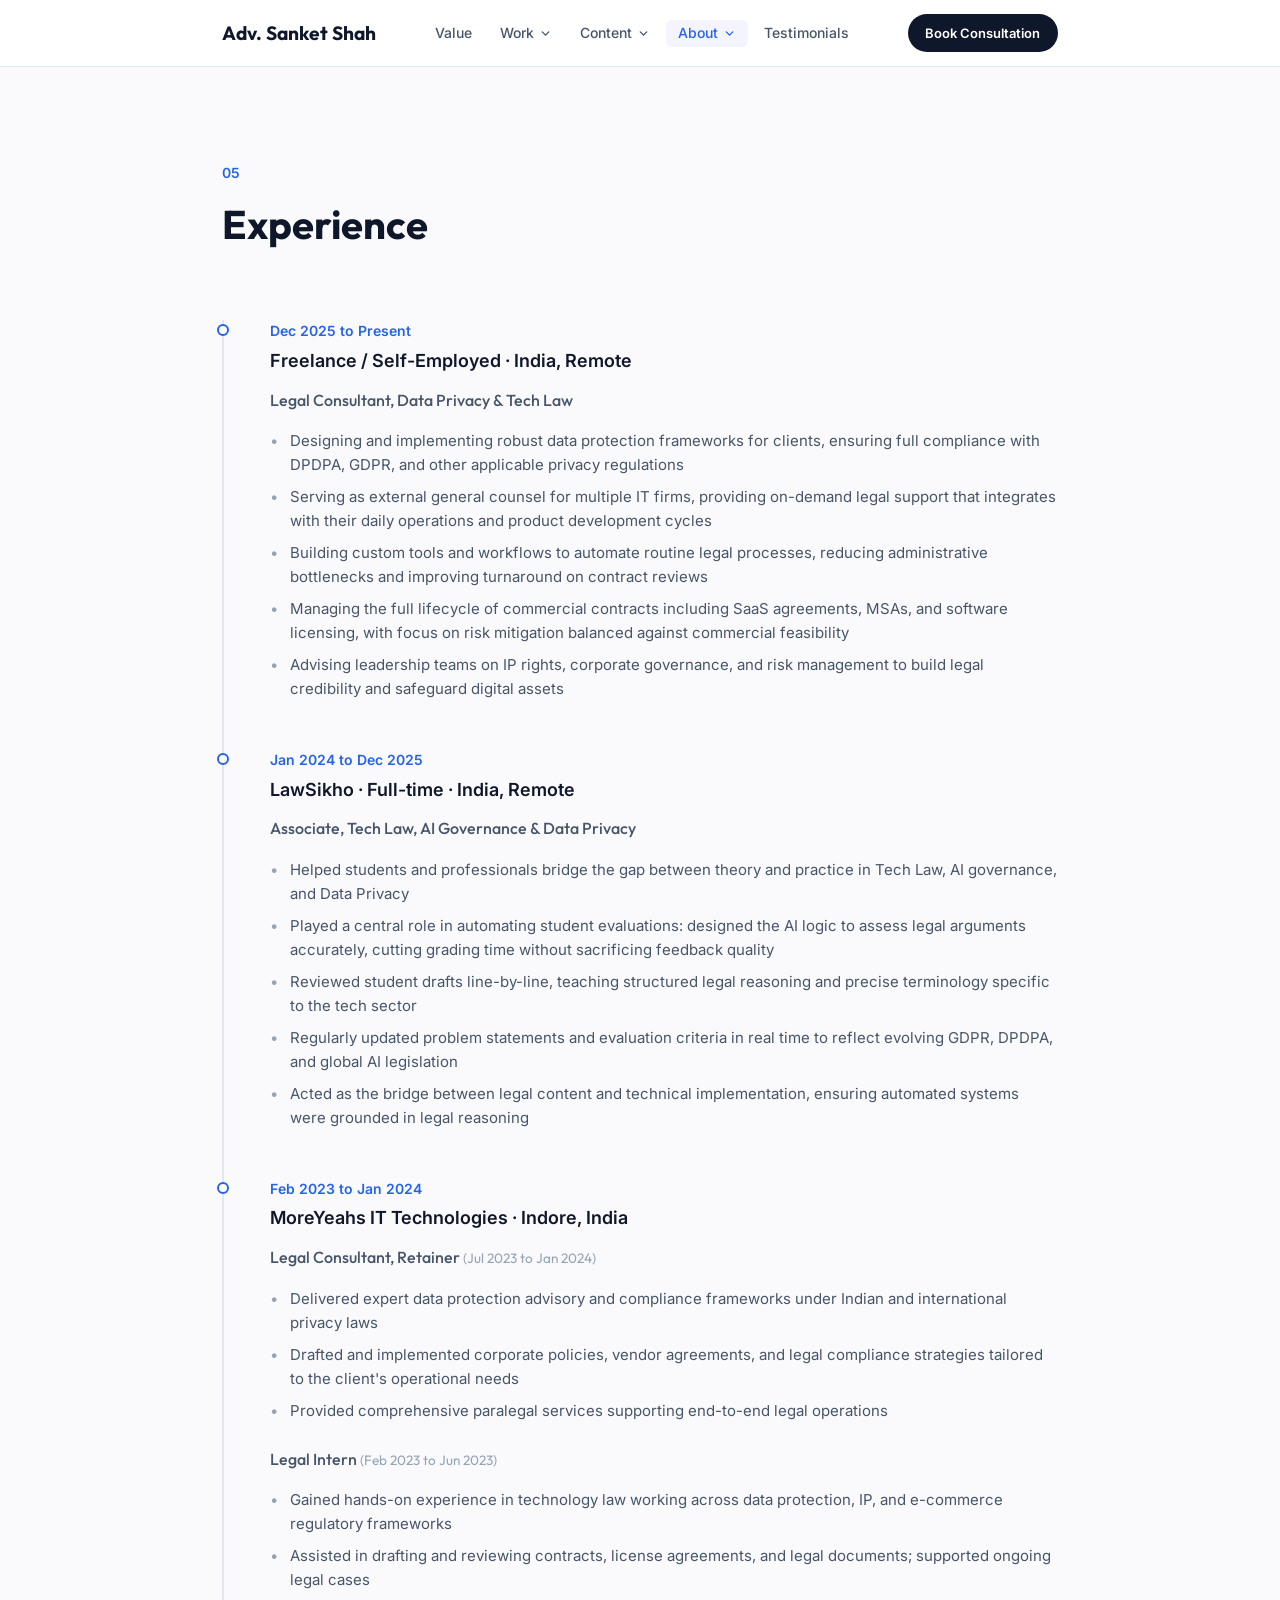
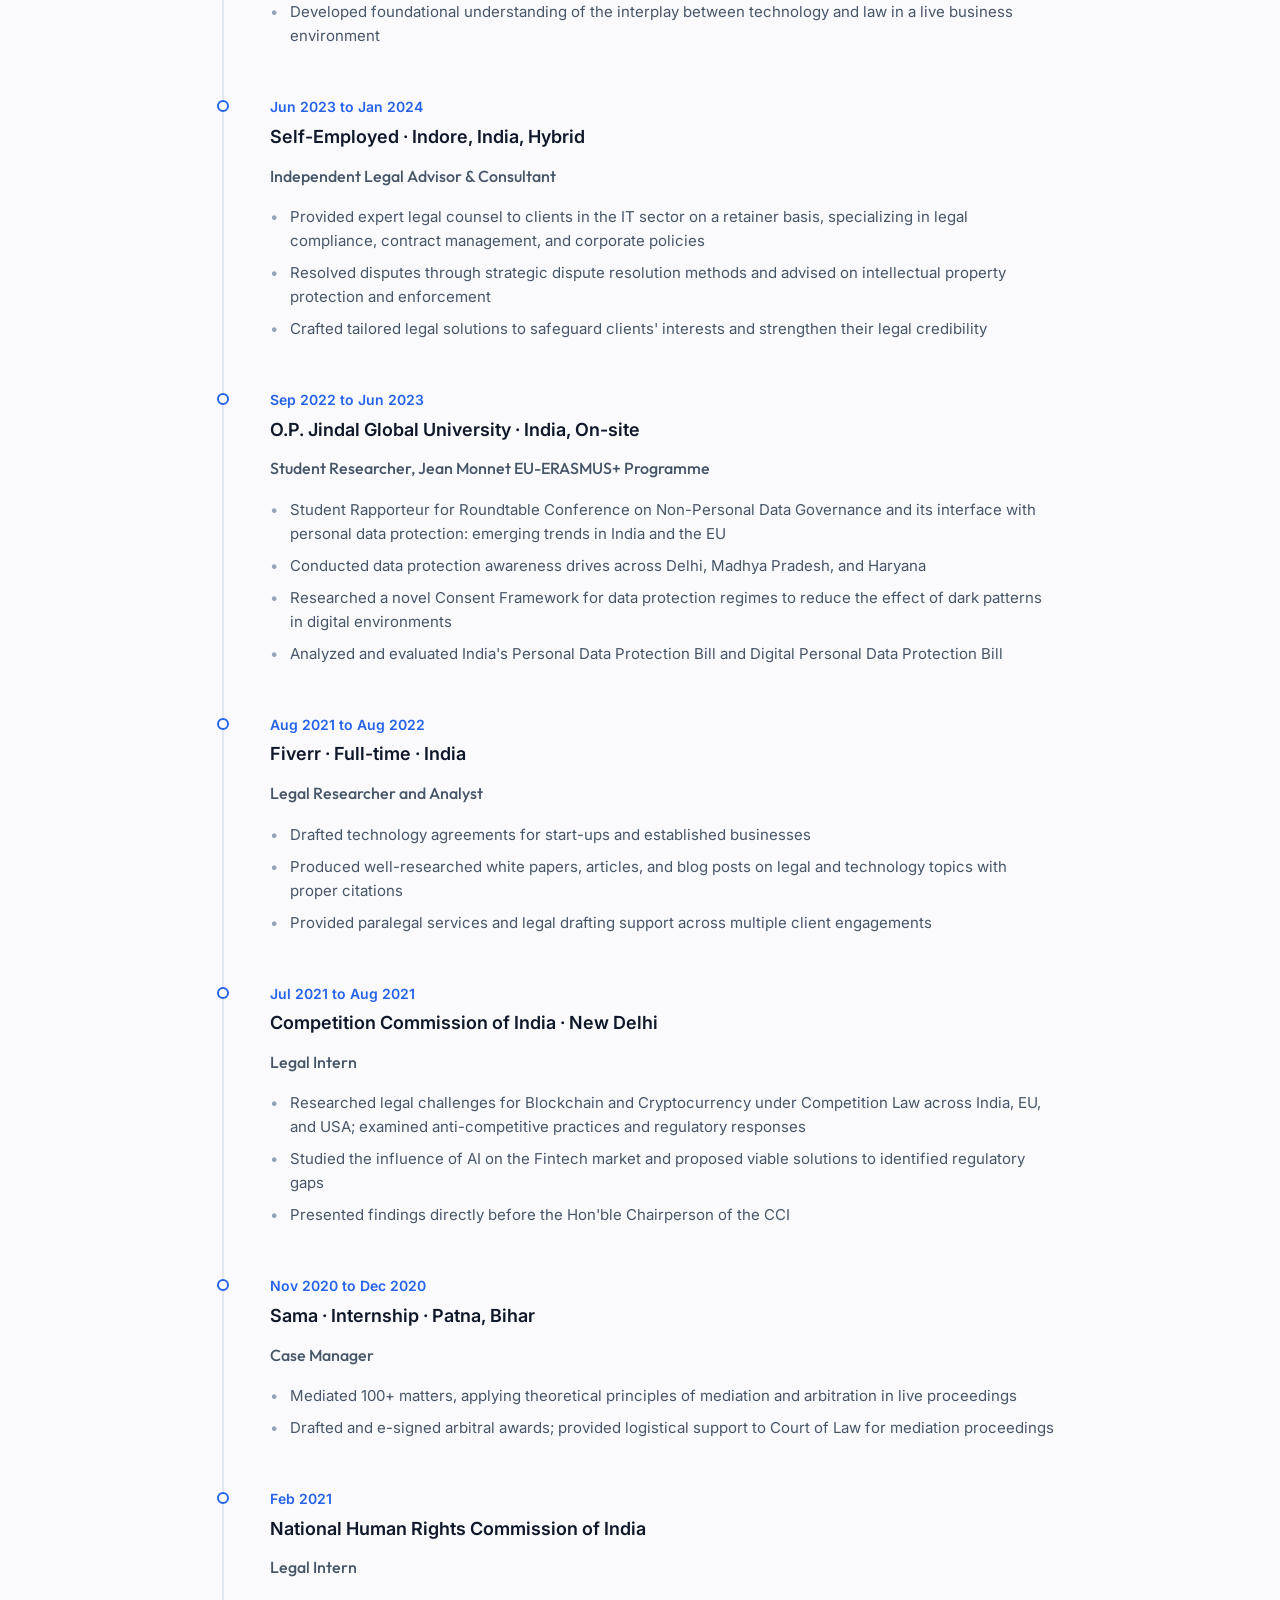
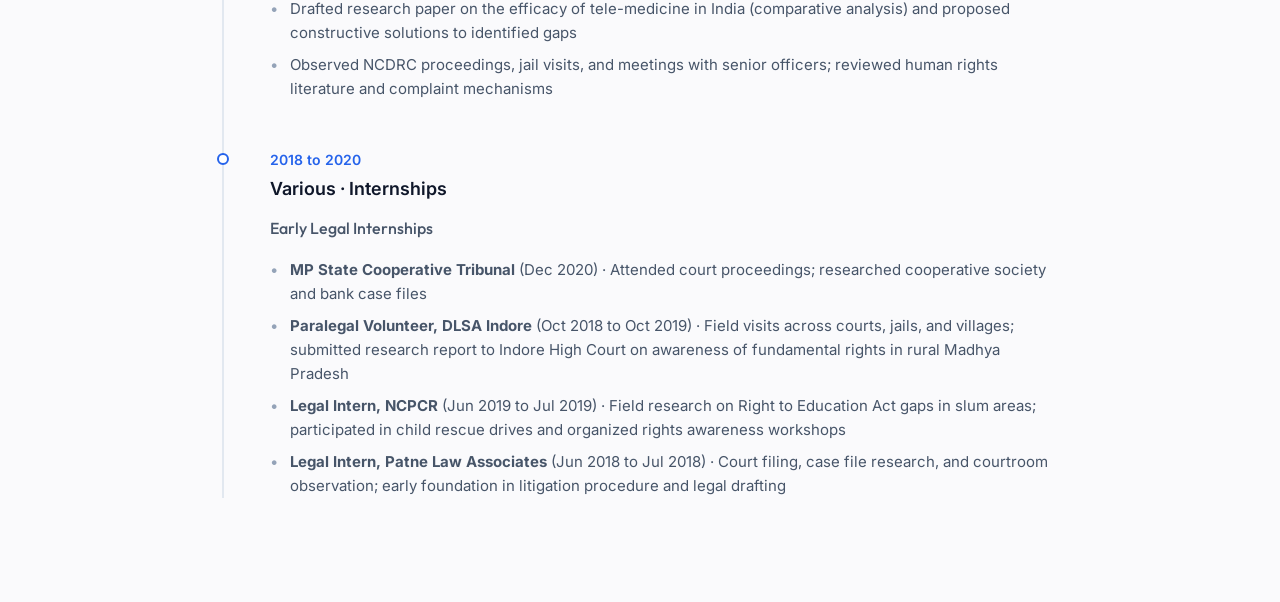
<file: experience.html>
<!DOCTYPE html>
<html lang="en">
<head>
<meta charset="UTF-8">
<meta name="viewport" content="width=device-width, initial-scale=1.0">
<title>Experience | Adv. Sanket Shah</title>
<meta name="description" content="Professional experience in tech law, AI governance, and data privacy. LawSikho, MoreYeahs IT Technologies, and independent legal consulting since 2022.">
<meta name="robots" content="index, follow">
<link rel="canonical" href="https://advsanketshah.github.io/experience.html">
<meta property="og:type" content="website">
<meta property="og:url" content="https://advsanketshah.github.io/experience.html">
<meta property="og:title" content="Experience | Adv. Sanket Shah">
<meta property="og:description" content="Professional experience in tech law, AI governance, and data privacy. LawSikho, MoreYeahs IT Technologies, and independent legal consulting since 2022.">
<meta property="og:image" content="https://advsanketshah.github.io/sanket-photo.JPG">
<meta name="twitter:card" content="summary_large_image">
<meta name="twitter:title" content="Experience | Adv. Sanket Shah">
<meta name="twitter:description" content="Professional experience in tech law, AI governance, and data privacy. LawSikho, MoreYeahs IT Technologies, and independent legal consulting since 2022.">
<link rel="preconnect" href="https://fonts.googleapis.com">
<link rel="preconnect" href="https://fonts.gstatic.com" crossorigin>
<link rel="preload" as="style" href="https://fonts.googleapis.com/css2?family=Inter:wght@400;500;600&family=Outfit:wght@400;500;600;700&display=swap" onload="this.onload=null;this.rel='stylesheet'">
<noscript><link rel="stylesheet" href="https://fonts.googleapis.com/css2?family=Inter:wght@400;500;600&family=Outfit:wght@400;500;600;700&display=swap"></noscript>
<style>
  :root {
    --bg-base: #FAFAFC; --bg-surface: #FFFFFF; --text-primary: #0F172A;
    --text-secondary: #475569; --text-tertiary: #94A3B8; --accent-primary: #2563EB;
    --border-color: #E2E8F0; --font-sans: 'Inter', sans-serif; --font-display: 'Outfit', sans-serif;
    --radius-full: 9999px;
  }
  *, *::before, *::after { box-sizing: border-box; margin: 0; padding: 0; }
  body { background-color: var(--bg-base); color: var(--text-primary); font-family: var(--font-sans); line-height: 1.6; }
  .container { max-width: 900px; margin: 0 auto; padding: 0 2rem; }
  


  section { padding: 10rem 0 6rem; }
  .section-header { margin-bottom: 4rem; }
  .section-label { display: inline-block; font-size: 0.875rem; font-weight: 600; color: var(--accent-primary); margin-bottom: 0.5rem; }
  .section-title { font-family: var(--font-display); font-size: 2.5rem; font-weight: 700; }

  .timeline { position: relative; }
  .timeline::before { content: ''; position: absolute; left: 0; top: 0; bottom: 0; width: 2px; background: var(--border-color); }
  .timeline-item { position: relative; padding-left: 3rem; margin-bottom: 3rem; }
  .timeline-item:last-child { margin-bottom: 0; }
  .timeline-item::before { content: ''; position: absolute; left: -5px; top: 0.25rem; width: 12px; height: 12px; border-radius: 50%; background: white; border: 2px solid var(--accent-primary); }
  .timeline-meta { margin-bottom: 0.75rem; }
  .timeline-period { font-size: 0.875rem; font-weight: 600; color: var(--accent-primary); margin-bottom: 0.25rem; }
  .timeline-org { font-size: 1.125rem; font-weight: 600; color: var(--text-primary); }
  .timeline-role { font-size: 1rem; font-weight: 500; color: var(--text-secondary); margin-bottom: 1rem; font-family: var(--font-display); }
  .timeline-points { list-style: none; }
  .timeline-points li { position: relative; padding-left: 1.25rem; margin-bottom: 0.5rem; font-size: 0.9375rem; color: var(--text-secondary); }
  .timeline-points li::before { content: '•'; position: absolute; left: 0; color: var(--text-tertiary); }

  /* Dark Mode */

  /* ── experience.html mobile ── */
  @media (max-width: 600px) {
    .timeline-item { padding-left: 2rem; }
    .timeline-org { font-size: 1rem; }
    .timeline-role { font-size: 0.9375rem; }
    .timeline-points li { font-size: 0.875rem; }
  }

</style>
<link rel="stylesheet" href="nav.css">
</head>
<body>

<nav>
  <div class="container nav-inner">
    <a href="index.html" class="nav-logo">Adv. Sanket Shah</a>

    <button class="mobile-menu-btn" aria-label="Toggle menu">
      <svg viewBox="0 0 24 24" width="26" height="26" stroke="currentColor" stroke-width="2" fill="none" stroke-linecap="round" stroke-linejoin="round">
        <line x1="3" y1="12" x2="21" y2="12"></line><line x1="3" y1="6" x2="21" y2="6"></line><line x1="3" y1="18" x2="21" y2="18"></line>
      </svg>
    </button>

    <ul class="nav-links">
      <li><a href="value.html">Value</a></li>
      <li class="has-dropdown">
        <button class="dropdown-toggle">Work <svg viewBox="0 0 24 24" width="13" height="13" fill="none" stroke="currentColor" stroke-width="2.5" stroke-linecap="round" stroke-linejoin="round"><polyline points="6 9 12 15 18 9"></polyline></svg></button>
        <div class="dropdown-menu"><div class="dropdown-menu-inner">
          <a href="portfolio.html">Sample Work</a>
          <a href="cases.html">Cases</a>
        </div></div>
      </li>
      <li class="has-dropdown">
        <button class="dropdown-toggle">Content <svg viewBox="0 0 24 24" width="13" height="13" fill="none" stroke="currentColor" stroke-width="2.5" stroke-linecap="round" stroke-linejoin="round"><polyline points="6 9 12 15 18 9"></polyline></svg></button>
        <div class="dropdown-menu"><div class="dropdown-menu-inner">
          <a href="books.html">Books</a>
          <a href="privacipher.html">Privacipher</a>
          <a href="clauselab.html">Clauselab</a>
          <a href="resources.html">Resources</a>
        </div></div>
      </li>
      <li class="has-dropdown">
        <button class="dropdown-toggle active">About <svg viewBox="0 0 24 24" width="13" height="13" fill="none" stroke="currentColor" stroke-width="2.5" stroke-linecap="round" stroke-linejoin="round"><polyline points="6 9 12 15 18 9"></polyline></svg></button>
        <div class="dropdown-menu"><div class="dropdown-menu-inner">
          <a href="experience.html" class="active">Experience</a>
          <a href="certifications.html">Certifications</a>
          <a href="education.html">Education</a>
        </div></div>
      </li>
      <li><a href="testimonials.html">Testimonials</a></li>
      <li class="mobile-cta-wrapper"><a href="contact.html" class="nav-cta">Book Consultation</a></li>
    </ul>

    <div class="nav-right">
      <a href="contact.html" class="nav-cta">Book Consultation</a>
    </div>
  </div>
</nav>

<section>
  <div class="container">
    <div class="section-header">
      <span class="section-label">05</span>
      <h2 class="section-title">Experience</h2>
    </div>

    <div class="timeline">
      <div class="timeline-item">
        <div class="timeline-meta">
          <p class="timeline-period">Dec 2025 to Present</p>
          <p class="timeline-org">Freelance / Self-Employed · India, Remote</p>
        </div>
        <p class="timeline-role">Legal Consultant, Data Privacy &amp; Tech Law</p>
        <ul class="timeline-points">
          <li>Designing and implementing robust data protection frameworks for clients, ensuring full compliance with DPDPA, GDPR, and other applicable privacy regulations</li>
          <li>Serving as external general counsel for multiple IT firms, providing on-demand legal support that integrates with their daily operations and product development cycles</li>
          <li>Building custom tools and workflows to automate routine legal processes, reducing administrative bottlenecks and improving turnaround on contract reviews</li>
          <li>Managing the full lifecycle of commercial contracts including SaaS agreements, MSAs, and software licensing, with focus on risk mitigation balanced against commercial feasibility</li>
          <li>Advising leadership teams on IP rights, corporate governance, and risk management to build legal credibility and safeguard digital assets</li>
        </ul>
      </div>

      <div class="timeline-item">
        <div class="timeline-meta">
          <p class="timeline-period">Jan 2024 to Dec 2025</p>
          <p class="timeline-org">LawSikho · Full-time · India, Remote</p>
        </div>
        <p class="timeline-role">Associate, Tech Law, AI Governance &amp; Data Privacy</p>
        <ul class="timeline-points">
          <li>Helped students and professionals bridge the gap between theory and practice in Tech Law, AI governance, and Data Privacy</li>
          <li>Played a central role in automating student evaluations: designed the AI logic to assess legal arguments accurately, cutting grading time without sacrificing feedback quality</li>
          <li>Reviewed student drafts line-by-line, teaching structured legal reasoning and precise terminology specific to the tech sector</li>
          <li>Regularly updated problem statements and evaluation criteria in real time to reflect evolving GDPR, DPDPA, and global AI legislation</li>
          <li>Acted as the bridge between legal content and technical implementation, ensuring automated systems were grounded in legal reasoning</li>
        </ul>
      </div>

      <div class="timeline-item">
        <div class="timeline-meta">
          <p class="timeline-period">Feb 2023 to Jan 2024</p>
          <p class="timeline-org">MoreYeahs IT Technologies · Indore, India</p>
        </div>
        <p class="timeline-role">Legal Consultant, Retainer <span style="font-weight:400; color: var(--text-tertiary); font-size: 0.85rem;">(Jul 2023 to Jan 2024)</span></p>
        <ul class="timeline-points" style="margin-bottom: 1.5rem;">
          <li>Delivered expert data protection advisory and compliance frameworks under Indian and international privacy laws</li>
          <li>Drafted and implemented corporate policies, vendor agreements, and legal compliance strategies tailored to the client's operational needs</li>
          <li>Provided comprehensive paralegal services supporting end-to-end legal operations</li>
        </ul>
        <p class="timeline-role">Legal Intern <span style="font-weight:400; color: var(--text-tertiary); font-size: 0.85rem;">(Feb 2023 to Jun 2023)</span></p>
        <ul class="timeline-points">
          <li>Gained hands-on experience in technology law working across data protection, IP, and e-commerce regulatory frameworks</li>
          <li>Assisted in drafting and reviewing contracts, license agreements, and legal documents; supported ongoing legal cases</li>
          <li>Developed foundational understanding of the interplay between technology and law in a live business environment</li>
        </ul>
      </div>

      <div class="timeline-item">
        <div class="timeline-meta">
          <p class="timeline-period">Jun 2023 to Jan 2024</p>
          <p class="timeline-org">Self-Employed · Indore, India, Hybrid</p>
        </div>
        <p class="timeline-role">Independent Legal Advisor &amp; Consultant</p>
        <ul class="timeline-points">
          <li>Provided expert legal counsel to clients in the IT sector on a retainer basis, specializing in legal compliance, contract management, and corporate policies</li>
          <li>Resolved disputes through strategic dispute resolution methods and advised on intellectual property protection and enforcement</li>
          <li>Crafted tailored legal solutions to safeguard clients' interests and strengthen their legal credibility</li>
        </ul>
      </div>

      <div class="timeline-item">
        <div class="timeline-meta">
          <p class="timeline-period">Sep 2022 to Jun 2023</p>
          <p class="timeline-org">O.P. Jindal Global University · India, On-site</p>
        </div>
        <p class="timeline-role">Student Researcher, Jean Monnet EU-ERASMUS+ Programme</p>
        <ul class="timeline-points">
          <li>Student Rapporteur for Roundtable Conference on Non-Personal Data Governance and its interface with personal data protection: emerging trends in India and the EU</li>
          <li>Conducted data protection awareness drives across Delhi, Madhya Pradesh, and Haryana</li>
          <li>Researched a novel Consent Framework for data protection regimes to reduce the effect of dark patterns in digital environments</li>
          <li>Analyzed and evaluated India's Personal Data Protection Bill and Digital Personal Data Protection Bill</li>
        </ul>
      </div>

      <div class="timeline-item">
        <div class="timeline-meta">
          <p class="timeline-period">Aug 2021 to Aug 2022</p>
          <p class="timeline-org">Fiverr · Full-time · India</p>
        </div>
        <p class="timeline-role">Legal Researcher and Analyst</p>
        <ul class="timeline-points">
          <li>Drafted technology agreements for start-ups and established businesses</li>
          <li>Produced well-researched white papers, articles, and blog posts on legal and technology topics with proper citations</li>
          <li>Provided paralegal services and legal drafting support across multiple client engagements</li>
        </ul>
      </div>

      <div class="timeline-item">
        <div class="timeline-meta">
          <p class="timeline-period">Jul 2021 to Aug 2021</p>
          <p class="timeline-org">Competition Commission of India · New Delhi</p>
        </div>
        <p class="timeline-role">Legal Intern</p>
        <ul class="timeline-points">
          <li>Researched legal challenges for Blockchain and Cryptocurrency under Competition Law across India, EU, and USA; examined anti-competitive practices and regulatory responses</li>
          <li>Studied the influence of AI on the Fintech market and proposed viable solutions to identified regulatory gaps</li>
          <li>Presented findings directly before the Hon'ble Chairperson of the CCI</li>
        </ul>
      </div>

      <div class="timeline-item">
        <div class="timeline-meta">
          <p class="timeline-period">Nov 2020 to Dec 2020</p>
          <p class="timeline-org">Sama · Internship · Patna, Bihar</p>
        </div>
        <p class="timeline-role">Case Manager</p>
        <ul class="timeline-points">
          <li>Mediated 100+ matters, applying theoretical principles of mediation and arbitration in live proceedings</li>
          <li>Drafted and e-signed arbitral awards; provided logistical support to Court of Law for mediation proceedings</li>
        </ul>
      </div>

      <div class="timeline-item">
        <div class="timeline-meta">
          <p class="timeline-period">Feb 2021</p>
          <p class="timeline-org">National Human Rights Commission of India</p>
        </div>
        <p class="timeline-role">Legal Intern</p>
        <ul class="timeline-points">
          <li>Drafted research paper on the efficacy of tele-medicine in India (comparative analysis) and proposed constructive solutions to identified gaps</li>
          <li>Observed NCDRC proceedings, jail visits, and meetings with senior officers; reviewed human rights literature and complaint mechanisms</li>
        </ul>
      </div>

      <div class="timeline-item">
        <div class="timeline-meta">
          <p class="timeline-period">2018 to 2020</p>
          <p class="timeline-org">Various · Internships</p>
        </div>
        <p class="timeline-role">Early Legal Internships</p>
        <ul class="timeline-points">
          <li><strong>MP State Cooperative Tribunal</strong> (Dec 2020) · Attended court proceedings; researched cooperative society and bank case files</li>
          <li><strong>Paralegal Volunteer, DLSA Indore</strong> (Oct 2018 to Oct 2019) · Field visits across courts, jails, and villages; submitted research report to Indore High Court on awareness of fundamental rights in rural Madhya Pradesh</li>
          <li><strong>Legal Intern, NCPCR</strong> (Jun 2019 to Jul 2019) · Field research on Right to Education Act gaps in slum areas; participated in child rescue drives and organized rights awareness workshops</li>
          <li><strong>Legal Intern, Patne Law Associates</strong> (Jun 2018 to Jul 2018) · Court filing, case file research, and courtroom observation; early foundation in litigation procedure and legal drafting</li>
        </ul>
      </div>
    </div>
  </div>
</section>


<script src="nav.js" defer></script>
<script>if("serviceWorker"in navigator){navigator.serviceWorker.register("/sw.js").catch(function(){});}</script>

<!-- mobile bottom nav -->
<nav class="btab-bar" aria-label="Mobile navigation">
  <a href="index.html" class="btab"><svg viewBox="0 0 24 24" width="20" height="20" fill="none" stroke="currentColor" stroke-width="1.75" stroke-linecap="round" stroke-linejoin="round"><path d="M3 9l9-7 9 7v11a2 2 0 01-2 2H5a2 2 0 01-2-2z"/><polyline points="9 22 9 12 15 12 15 22"/></svg><span>Home</span></a>
  <a href="value.html" class="btab"><svg viewBox="0 0 24 24" width="20" height="20" fill="none" stroke="currentColor" stroke-width="1.75" stroke-linecap="round" stroke-linejoin="round"><polygon points="12 2 15.09 8.26 22 9.27 17 14.14 18.18 21.02 12 17.77 5.82 21.02 7 14.14 2 9.27 8.91 8.26 12 2"/></svg><span>Value</span></a>
  <a href="portfolio.html" class="btab"><svg viewBox="0 0 24 24" width="20" height="20" fill="none" stroke="currentColor" stroke-width="1.75" stroke-linecap="round" stroke-linejoin="round"><rect x="2" y="7" width="20" height="14" rx="2"/><path d="M16 21V5a2 2 0 00-2-2h-4a2 2 0 00-2 2v16"/></svg><span>Work</span></a>
  <a href="cases.html" class="btab"><svg viewBox="0 0 24 24" width="20" height="20" fill="none" stroke="currentColor" stroke-width="1.75" stroke-linecap="round" stroke-linejoin="round"><path d="M8 6h13M8 12h13M8 18h13M3 6h.01M3 12h.01M3 18h.01"/></svg><span>Cases</span></a>
  <a href="books.html" class="btab"><svg viewBox="0 0 24 24" width="20" height="20" fill="none" stroke="currentColor" stroke-width="1.75" stroke-linecap="round" stroke-linejoin="round"><path d="M4 19.5A2.5 2.5 0 016.5 17H20"/><path d="M6.5 2H20v20H6.5A2.5 2.5 0 014 19.5v-15A2.5 2.5 0 016.5 2z"/></svg><span>Books</span></a>
  <a href="privacipher.html" class="btab"><svg viewBox="0 0 24 24" width="20" height="20" fill="none" stroke="currentColor" stroke-width="1.75" stroke-linecap="round" stroke-linejoin="round"><path d="M12 22s8-4 8-10V5l-8-3-8 3v7c0 6 8 10 8 10z"/></svg><span>Privacy</span></a>
  <a href="clauselab.html" class="btab"><svg viewBox="0 0 24 24" width="20" height="20" fill="none" stroke="currentColor" stroke-width="1.75" stroke-linecap="round" stroke-linejoin="round"><path d="M10 2v7.527a2 2 0 01-.211.896L4.72 20.55a1 1 0 00.9 1.45h12.76a1 1 0 00.9-1.45l-5.069-10.127A2 2 0 0114 9.527V2"/><path d="M8.5 2h7"/><path d="M7 16h10"/></svg><span>CLM</span></a>
  <a href="resources.html" class="btab"><svg viewBox="0 0 24 24" width="20" height="20" fill="none" stroke="currentColor" stroke-width="1.75" stroke-linecap="round" stroke-linejoin="round"><path d="M14 2H6a2 2 0 00-2 2v16a2 2 0 002 2h12a2 2 0 002-2V8z"/><polyline points="14 2 14 8 20 8"/><line x1="16" y1="13" x2="8" y2="13"/><line x1="16" y1="17" x2="8" y2="17"/></svg><span>Resources</span></a>
  <a href="experience.html" class="btab active"><svg viewBox="0 0 24 24" width="20" height="20" fill="none" stroke="currentColor" stroke-width="1.75" stroke-linecap="round" stroke-linejoin="round"><path d="M20 21v-2a4 4 0 00-4-4H8a4 4 0 00-4 4v2"/><circle cx="12" cy="7" r="4"/></svg><span>Experience</span></a>
  <a href="certifications.html" class="btab"><svg viewBox="0 0 24 24" width="20" height="20" fill="none" stroke="currentColor" stroke-width="1.75" stroke-linecap="round" stroke-linejoin="round"><circle cx="12" cy="8" r="6"/><path d="M15.477 12.89L17 22l-5-3-5 3 1.523-9.11"/></svg><span>Certs</span></a>
  <a href="education.html" class="btab"><svg viewBox="0 0 24 24" width="20" height="20" fill="none" stroke="currentColor" stroke-width="1.75" stroke-linecap="round" stroke-linejoin="round"><path d="M22 10v6M2 10l10-5 10 5-10 5z"/><path d="M6 12v5c3 3 9 3 12 0v-5"/></svg><span>Education</span></a>
  <a href="testimonials.html" class="btab"><svg viewBox="0 0 24 24" width="20" height="20" fill="none" stroke="currentColor" stroke-width="1.75" stroke-linecap="round" stroke-linejoin="round"><path d="M21 15a2 2 0 01-2 2H7l-4 4V5a2 2 0 012-2h14a2 2 0 012 2z"/></svg><span>Reviews</span></a>
  <a href="contact.html" class="btab"><svg viewBox="0 0 24 24" width="20" height="20" fill="none" stroke="currentColor" stroke-width="1.75" stroke-linecap="round" stroke-linejoin="round"><path d="M4 4h16c1.1 0 2 .9 2 2v12c0 1.1-.9 2-2 2H4c-1.1 0-2-.9-2-2V6c0-1.1.9-2 2-2z"/><polyline points="22,6 12,13 2,6"/></svg><span>Contact</span></a>
</nav>
</body>
</html>
</file>
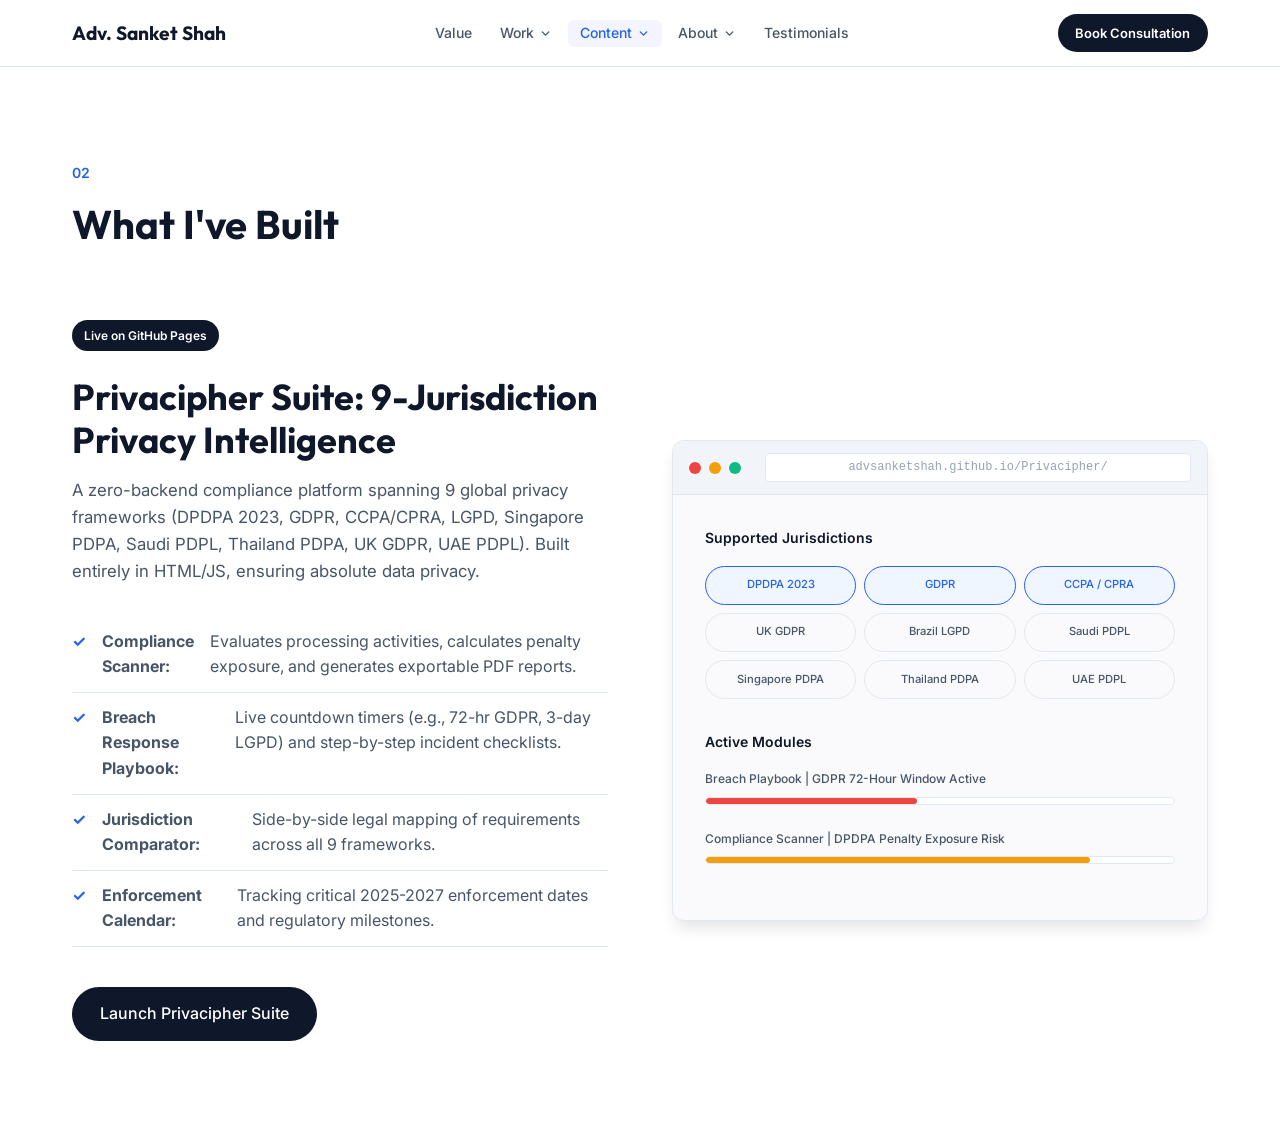
<file: privacipher.html>
<!DOCTYPE html>
<html lang="en">
<head>
<meta charset="UTF-8">
<meta name="viewport" content="width=device-width, initial-scale=1.0">
<title>Privacipher Suite | 9-Jurisdiction Privacy Compliance Tool</title>
<meta name="description" content="A free, zero-backend privacy compliance platform covering DPDPA 2023, GDPR, CCPA, LGPD, and six other frameworks. Built by Adv. Sanket Shah.">
<meta name="robots" content="index, follow">
<link rel="canonical" href="https://advsanketshah.github.io/privacipher.html">
<meta property="og:type" content="website">
<meta property="og:url" content="https://advsanketshah.github.io/privacipher.html">
<meta property="og:title" content="Privacipher Suite | 9-Jurisdiction Privacy Compliance Tool">
<meta property="og:description" content="A free, zero-backend privacy compliance platform covering DPDPA 2023, GDPR, CCPA, LGPD, and six other frameworks. Built by Adv. Sanket Shah.">
<meta property="og:image" content="https://advsanketshah.github.io/sanket-photo.JPG">
<meta name="twitter:card" content="summary_large_image">
<meta name="twitter:title" content="Privacipher Suite | 9-Jurisdiction Privacy Compliance Tool">
<meta name="twitter:description" content="A free, zero-backend privacy compliance platform covering DPDPA 2023, GDPR, CCPA, LGPD, and six other frameworks. Built by Adv. Sanket Shah.">
<link rel="preconnect" href="https://fonts.googleapis.com">
<link rel="preconnect" href="https://fonts.gstatic.com" crossorigin>
<link rel="preload" as="style" href="https://fonts.googleapis.com/css2?family=Inter:wght@400;500;600&family=Outfit:wght@400;500;600;700&display=swap" onload="this.onload=null;this.rel='stylesheet'">
<noscript><link rel="stylesheet" href="https://fonts.googleapis.com/css2?family=Inter:wght@400;500;600&family=Outfit:wght@400;500;600;700&display=swap"></noscript>
<style>
  :root {
    --bg-base: #FAFAFC; --bg-surface: #FFFFFF; --text-primary: #0F172A;
    --text-secondary: #475569; --text-tertiary: #94A3B8; --accent-primary: #2563EB;
    --accent-light: #EFF6FF; --border-color: #E2E8F0;
    --font-sans: 'Inter', sans-serif; --font-display: 'Outfit', sans-serif;
    --radius-md: 12px; --radius-full: 9999px;
    --shadow-lg: 0 10px 15px -3px rgb(0 0 0 / 0.1);
  }
  *, *::before, *::after { box-sizing: border-box; margin: 0; padding: 0; }
  body { background-color: var(--bg-surface); color: var(--text-primary); font-family: var(--font-sans); line-height: 1.6; }
  .container { max-width: 1200px; margin: 0 auto; padding: 0 2rem; }
  


  section { padding: 10rem 0 6rem; }
  .section-header { margin-bottom: 4rem; }
  .section-label { display: inline-block; font-size: 0.875rem; font-weight: 600; color: var(--accent-primary); margin-bottom: 0.5rem; }
  .section-title { font-family: var(--font-display); font-size: 2.5rem; font-weight: 700; }

  .tool-showcase { display: grid; grid-template-columns: 1fr 1fr; gap: 4rem; align-items: center; }
  .tool-tag { display: inline-block; background: var(--text-primary); color: white; font-size: 0.75rem; font-weight: 600; padding: 0.35rem 0.75rem; border-radius: var(--radius-full); margin-bottom: 1.5rem; }
  .tool-name { font-family: var(--font-display); font-size: 2.25rem; font-weight: 700; margin-bottom: 1rem; line-height: 1.2; }
  .tool-description { color: var(--text-secondary); margin-bottom: 2rem; font-size: 1.05rem; }
  .tool-features { list-style: none; margin-bottom: 2.5rem; }
  .tool-features li { padding: 0.75rem 0; border-bottom: 1px solid var(--border-color); display: flex; align-items: flex-start; gap: 1rem; color: var(--text-secondary); }
  .tool-features li::before { content: '✓'; color: var(--accent-primary); font-weight: bold; }
  .btn-primary { display: inline-flex; padding: 0.875rem 1.75rem; border-radius: var(--radius-full); font-weight: 500; background: var(--text-primary); color: white; text-decoration: none; }

  .tool-mockup { background: var(--bg-base); border-radius: var(--radius-md); border: 1px solid var(--border-color); box-shadow: var(--shadow-lg); overflow: hidden; }
  .tool-mockup-bar { background: #F1F5F9; padding: 0.75rem 1rem; display: flex; align-items: center; gap: 0.5rem; border-bottom: 1px solid var(--border-color); }
  .mockup-dot { width: 12px; height: 12px; border-radius: 50%; }
  .mockup-dot:nth-child(1) { background: #EF4444; } .mockup-dot:nth-child(2) { background: #F59E0B; } .mockup-dot:nth-child(3) { background: #10B981; }
  .mockup-url { flex: 1; text-align: center; font-size: 0.75rem; color: var(--text-tertiary); font-family: monospace; background: white; padding: 0.25rem; border-radius: 4px; border: 1px solid var(--border-color); margin-left: 1rem; }
  .tool-mockup-body { padding: 2rem; }
  .mockup-heading { font-size: 0.875rem; font-weight: 600; margin-bottom: 1rem; }
  .mockup-selector { display: grid; grid-template-columns: repeat(3, 1fr); gap: 0.5rem; margin-bottom: 2rem; }
  .mockup-chip { display: flex; align-items: center; justify-content: center; text-align: center; font-size: 0.7rem; font-weight: 500; padding: 0.6rem 0.5rem; border-radius: var(--radius-full); border: 1px solid var(--border-color); color: var(--text-secondary); }
  .mockup-chip.active { background: var(--accent-light); color: var(--accent-primary); border-color: var(--accent-primary); }
  .mockup-result-bar { margin-bottom: 1.5rem; }
  .mockup-result-label { font-size: 0.75rem; font-weight: 500; color: var(--text-secondary); margin-bottom: 0.5rem; }
  .mockup-result-track { height: 8px; background: var(--bg-surface); border-radius: var(--radius-full); overflow: hidden; border: 1px solid var(--border-color); }
  .mockup-result-fill { height: 100%; border-radius: var(--radius-full); }

  @media (max-width: 900px) { .tool-showcase { grid-template-columns: 1fr; } }
  @media (max-width: 600px) { .mockup-selector { grid-template-columns: repeat(2, 1fr); } }

  /* Dark Mode */

</style>
<link rel="stylesheet" href="nav.css">
</head>
<body>

<nav>
  <div class="container nav-inner">
    <a href="index.html" class="nav-logo">Adv. Sanket Shah</a>

    <button class="mobile-menu-btn" aria-label="Toggle menu">
      <svg viewBox="0 0 24 24" width="26" height="26" stroke="currentColor" stroke-width="2" fill="none" stroke-linecap="round" stroke-linejoin="round">
        <line x1="3" y1="12" x2="21" y2="12"></line><line x1="3" y1="6" x2="21" y2="6"></line><line x1="3" y1="18" x2="21" y2="18"></line>
      </svg>
    </button>

    <ul class="nav-links">
      <li><a href="value.html">Value</a></li>
      <li class="has-dropdown">
        <button class="dropdown-toggle">Work <svg viewBox="0 0 24 24" width="13" height="13" fill="none" stroke="currentColor" stroke-width="2.5" stroke-linecap="round" stroke-linejoin="round"><polyline points="6 9 12 15 18 9"></polyline></svg></button>
        <div class="dropdown-menu"><div class="dropdown-menu-inner">
          <a href="portfolio.html">Sample Work</a>
          <a href="cases.html">Cases</a>
        </div></div>
      </li>
      <li class="has-dropdown">
        <button class="dropdown-toggle active">Content <svg viewBox="0 0 24 24" width="13" height="13" fill="none" stroke="currentColor" stroke-width="2.5" stroke-linecap="round" stroke-linejoin="round"><polyline points="6 9 12 15 18 9"></polyline></svg></button>
        <div class="dropdown-menu"><div class="dropdown-menu-inner">
          <a href="books.html">Books</a>
          <a href="privacipher.html" class="active">Privacipher</a>
          <a href="clauselab.html">Clauselab</a>
          <a href="resources.html">Resources</a>
        </div></div>
      </li>
      <li class="has-dropdown">
        <button class="dropdown-toggle">About <svg viewBox="0 0 24 24" width="13" height="13" fill="none" stroke="currentColor" stroke-width="2.5" stroke-linecap="round" stroke-linejoin="round"><polyline points="6 9 12 15 18 9"></polyline></svg></button>
        <div class="dropdown-menu"><div class="dropdown-menu-inner">
          <a href="experience.html">Experience</a>
          <a href="certifications.html">Certifications</a>
          <a href="education.html">Education</a>
        </div></div>
      </li>
      <li><a href="testimonials.html">Testimonials</a></li>
      <li class="mobile-cta-wrapper"><a href="contact.html" class="nav-cta">Book Consultation</a></li>
    </ul>

    <div class="nav-right">
      <a href="contact.html" class="nav-cta">Book Consultation</a>
    </div>
  </div>
</nav>

<section>
  <div class="container">
    <div class="section-header">
      <span class="section-label">02</span>
      <h2 class="section-title">What I've Built</h2>
    </div>

    <div class="tool-showcase">
      <div>
        <span class="tool-tag">Live on GitHub Pages</span>
        <h3 class="tool-name">Privacipher Suite: 9-Jurisdiction Privacy Intelligence</h3>
        <p class="tool-description">
          A zero-backend compliance platform spanning 9 global privacy frameworks (DPDPA 2023, GDPR, CCPA/CPRA, LGPD, Singapore PDPA, Saudi PDPL, Thailand PDPA, UK GDPR, UAE PDPL). Built entirely in HTML/JS, ensuring absolute data privacy.
        </p>
        <ul class="tool-features">
          <li><strong>Compliance Scanner:</strong> Evaluates processing activities, calculates penalty exposure, and generates exportable PDF reports.</li>
          <li><strong>Breach Response Playbook:</strong> Live countdown timers (e.g., 72-hr GDPR, 3-day LGPD) and step-by-step incident checklists.</li>
          <li><strong>Jurisdiction Comparator:</strong> Side-by-side legal mapping of requirements across all 9 frameworks.</li>
          <li><strong>Enforcement Calendar:</strong> Tracking critical 2025-2027 enforcement dates and regulatory milestones.</li>
        </ul>
        <div style="margin-top: 2rem;">
          <a href="https://advsanketshah.github.io/Privacipher/" target="_blank" rel="noopener" class="btn-primary">Launch Privacipher Suite</a>
        </div>
      </div>

      <div class="tool-mockup">
        <div class="tool-mockup-bar">
          <div class="mockup-dot"></div><div class="mockup-dot"></div><div class="mockup-dot"></div>
          <div class="mockup-url">advsanketshah.github.io/Privacipher/</div>
        </div>
        <div class="tool-mockup-body">
          <p class="mockup-heading">Supported Jurisdictions</p>
          <div class="mockup-selector">
            <div class="mockup-chip active">DPDPA 2023</div>
            <div class="mockup-chip active">GDPR</div>
            <div class="mockup-chip active">CCPA / CPRA</div>
            <div class="mockup-chip">UK GDPR</div>
            <div class="mockup-chip">Brazil LGPD</div>
            <div class="mockup-chip">Saudi PDPL</div>
            <div class="mockup-chip">Singapore PDPA</div>
            <div class="mockup-chip">Thailand PDPA</div>
            <div class="mockup-chip">UAE PDPL</div>
          </div>
          <p class="mockup-heading" style="margin-top: 1.5rem;">Active Modules</p>
          <div class="mockup-result-bar">
            <p class="mockup-result-label">Breach Playbook | GDPR 72-Hour Window Active</p>
            <div class="mockup-result-track"><div class="mockup-result-fill" style="width: 45%; background: #EF4444;"></div></div>
          </div>
          <div class="mockup-result-bar">
            <p class="mockup-result-label">Compliance Scanner | DPDPA Penalty Exposure Risk</p>
            <div class="mockup-result-track"><div class="mockup-result-fill" style="width: 82%; background: #F59E0B;"></div></div>
          </div>
        </div>
      </div>
    </div>
  </div>
</section>


<script src="nav.js" defer></script>
<script>if("serviceWorker"in navigator){navigator.serviceWorker.register("/sw.js").catch(function(){});}</script>

<!-- mobile bottom nav -->
<nav class="btab-bar" aria-label="Mobile navigation">
  <a href="index.html" class="btab"><svg viewBox="0 0 24 24" width="20" height="20" fill="none" stroke="currentColor" stroke-width="1.75" stroke-linecap="round" stroke-linejoin="round"><path d="M3 9l9-7 9 7v11a2 2 0 01-2 2H5a2 2 0 01-2-2z"/><polyline points="9 22 9 12 15 12 15 22"/></svg><span>Home</span></a>
  <a href="value.html" class="btab"><svg viewBox="0 0 24 24" width="20" height="20" fill="none" stroke="currentColor" stroke-width="1.75" stroke-linecap="round" stroke-linejoin="round"><polygon points="12 2 15.09 8.26 22 9.27 17 14.14 18.18 21.02 12 17.77 5.82 21.02 7 14.14 2 9.27 8.91 8.26 12 2"/></svg><span>Value</span></a>
  <a href="portfolio.html" class="btab"><svg viewBox="0 0 24 24" width="20" height="20" fill="none" stroke="currentColor" stroke-width="1.75" stroke-linecap="round" stroke-linejoin="round"><rect x="2" y="7" width="20" height="14" rx="2"/><path d="M16 21V5a2 2 0 00-2-2h-4a2 2 0 00-2 2v16"/></svg><span>Work</span></a>
  <a href="cases.html" class="btab"><svg viewBox="0 0 24 24" width="20" height="20" fill="none" stroke="currentColor" stroke-width="1.75" stroke-linecap="round" stroke-linejoin="round"><path d="M8 6h13M8 12h13M8 18h13M3 6h.01M3 12h.01M3 18h.01"/></svg><span>Cases</span></a>
  <a href="books.html" class="btab"><svg viewBox="0 0 24 24" width="20" height="20" fill="none" stroke="currentColor" stroke-width="1.75" stroke-linecap="round" stroke-linejoin="round"><path d="M4 19.5A2.5 2.5 0 016.5 17H20"/><path d="M6.5 2H20v20H6.5A2.5 2.5 0 014 19.5v-15A2.5 2.5 0 016.5 2z"/></svg><span>Books</span></a>
  <a href="privacipher.html" class="btab active"><svg viewBox="0 0 24 24" width="20" height="20" fill="none" stroke="currentColor" stroke-width="1.75" stroke-linecap="round" stroke-linejoin="round"><path d="M12 22s8-4 8-10V5l-8-3-8 3v7c0 6 8 10 8 10z"/></svg><span>Privacy</span></a>
  <a href="clauselab.html" class="btab"><svg viewBox="0 0 24 24" width="20" height="20" fill="none" stroke="currentColor" stroke-width="1.75" stroke-linecap="round" stroke-linejoin="round"><path d="M10 2v7.527a2 2 0 01-.211.896L4.72 20.55a1 1 0 00.9 1.45h12.76a1 1 0 00.9-1.45l-5.069-10.127A2 2 0 0114 9.527V2"/><path d="M8.5 2h7"/><path d="M7 16h10"/></svg><span>CLM</span></a>
  <a href="resources.html" class="btab"><svg viewBox="0 0 24 24" width="20" height="20" fill="none" stroke="currentColor" stroke-width="1.75" stroke-linecap="round" stroke-linejoin="round"><path d="M14 2H6a2 2 0 00-2 2v16a2 2 0 002 2h12a2 2 0 002-2V8z"/><polyline points="14 2 14 8 20 8"/><line x1="16" y1="13" x2="8" y2="13"/><line x1="16" y1="17" x2="8" y2="17"/></svg><span>Resources</span></a>
  <a href="experience.html" class="btab"><svg viewBox="0 0 24 24" width="20" height="20" fill="none" stroke="currentColor" stroke-width="1.75" stroke-linecap="round" stroke-linejoin="round"><path d="M20 21v-2a4 4 0 00-4-4H8a4 4 0 00-4 4v2"/><circle cx="12" cy="7" r="4"/></svg><span>Experience</span></a>
  <a href="certifications.html" class="btab"><svg viewBox="0 0 24 24" width="20" height="20" fill="none" stroke="currentColor" stroke-width="1.75" stroke-linecap="round" stroke-linejoin="round"><circle cx="12" cy="8" r="6"/><path d="M15.477 12.89L17 22l-5-3-5 3 1.523-9.11"/></svg><span>Certs</span></a>
  <a href="education.html" class="btab"><svg viewBox="0 0 24 24" width="20" height="20" fill="none" stroke="currentColor" stroke-width="1.75" stroke-linecap="round" stroke-linejoin="round"><path d="M22 10v6M2 10l10-5 10 5-10 5z"/><path d="M6 12v5c3 3 9 3 12 0v-5"/></svg><span>Education</span></a>
  <a href="testimonials.html" class="btab"><svg viewBox="0 0 24 24" width="20" height="20" fill="none" stroke="currentColor" stroke-width="1.75" stroke-linecap="round" stroke-linejoin="round"><path d="M21 15a2 2 0 01-2 2H7l-4 4V5a2 2 0 012-2h14a2 2 0 012 2z"/></svg><span>Reviews</span></a>
  <a href="contact.html" class="btab"><svg viewBox="0 0 24 24" width="20" height="20" fill="none" stroke="currentColor" stroke-width="1.75" stroke-linecap="round" stroke-linejoin="round"><path d="M4 4h16c1.1 0 2 .9 2 2v12c0 1.1-.9 2-2 2H4c-1.1 0-2-.9-2-2V6c0-1.1.9-2 2-2z"/><polyline points="22,6 12,13 2,6"/></svg><span>Contact</span></a>
</nav>
</body>
</html>
</file>
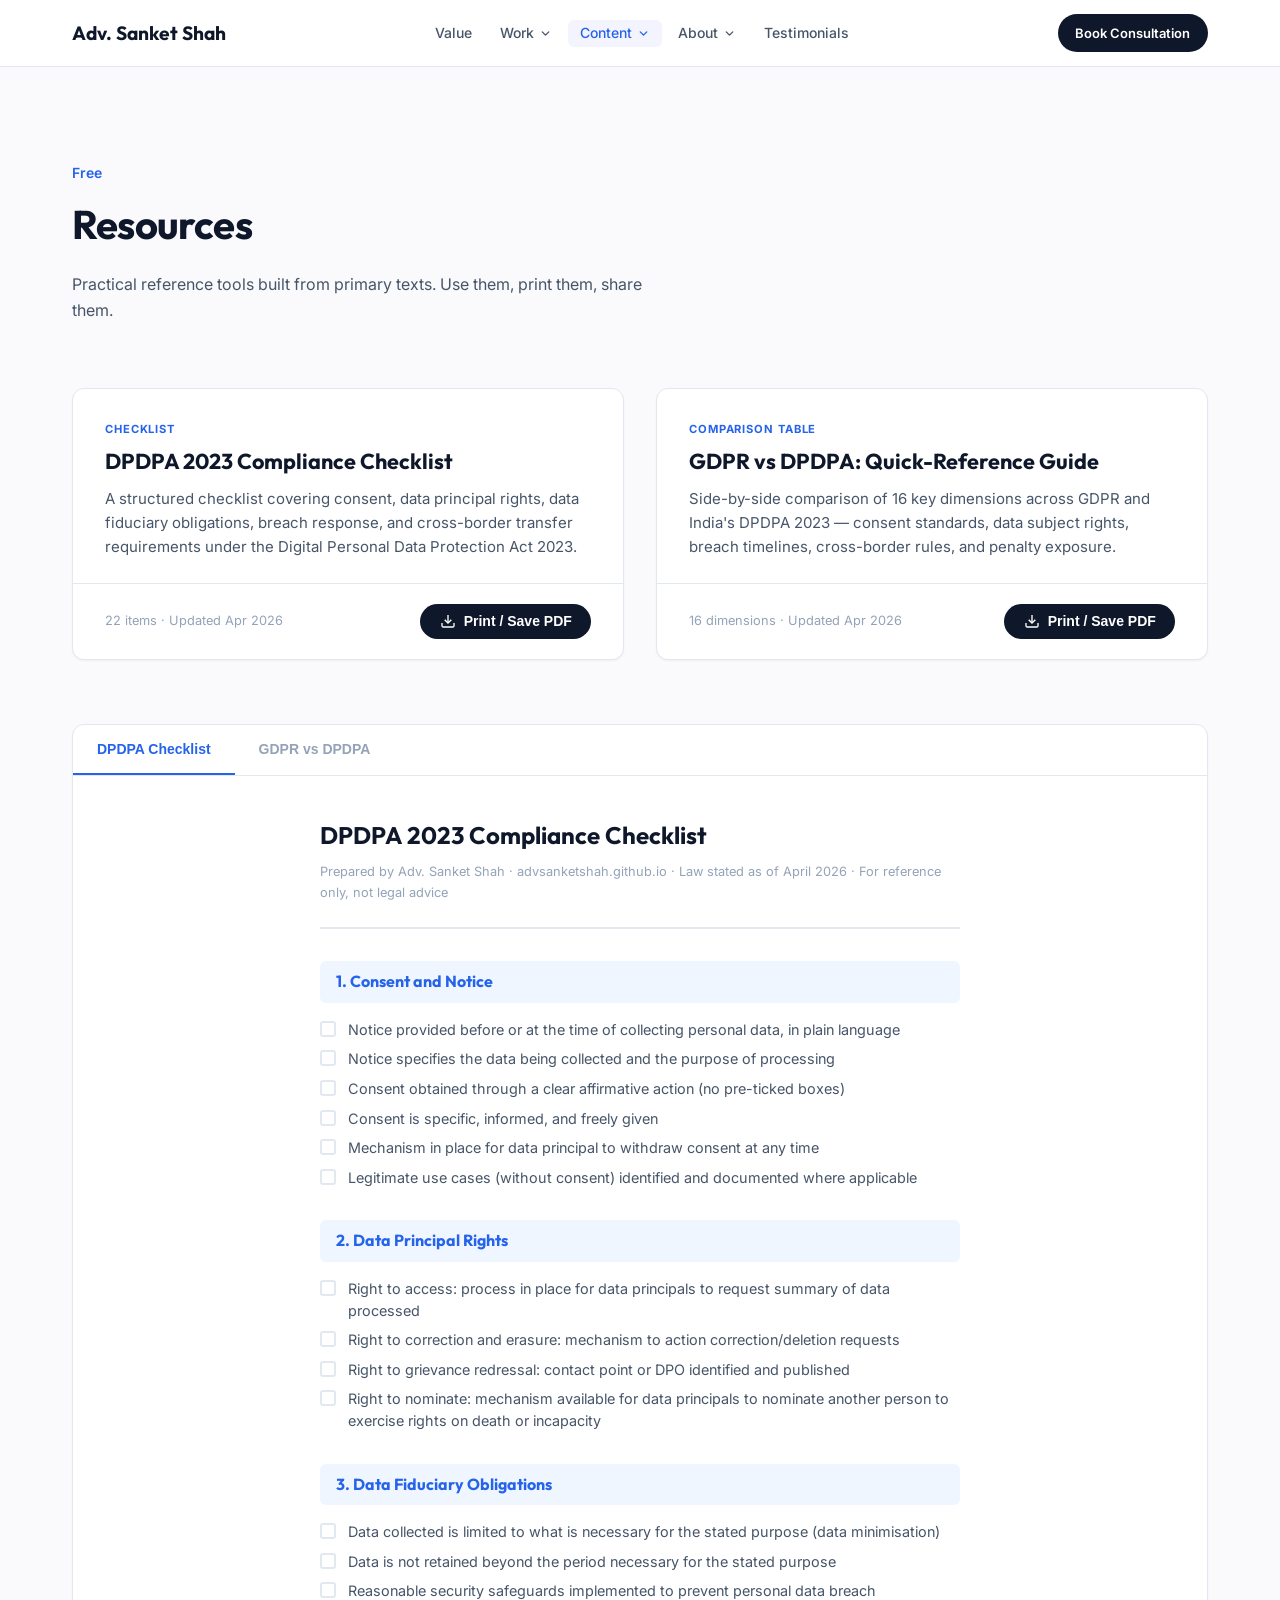
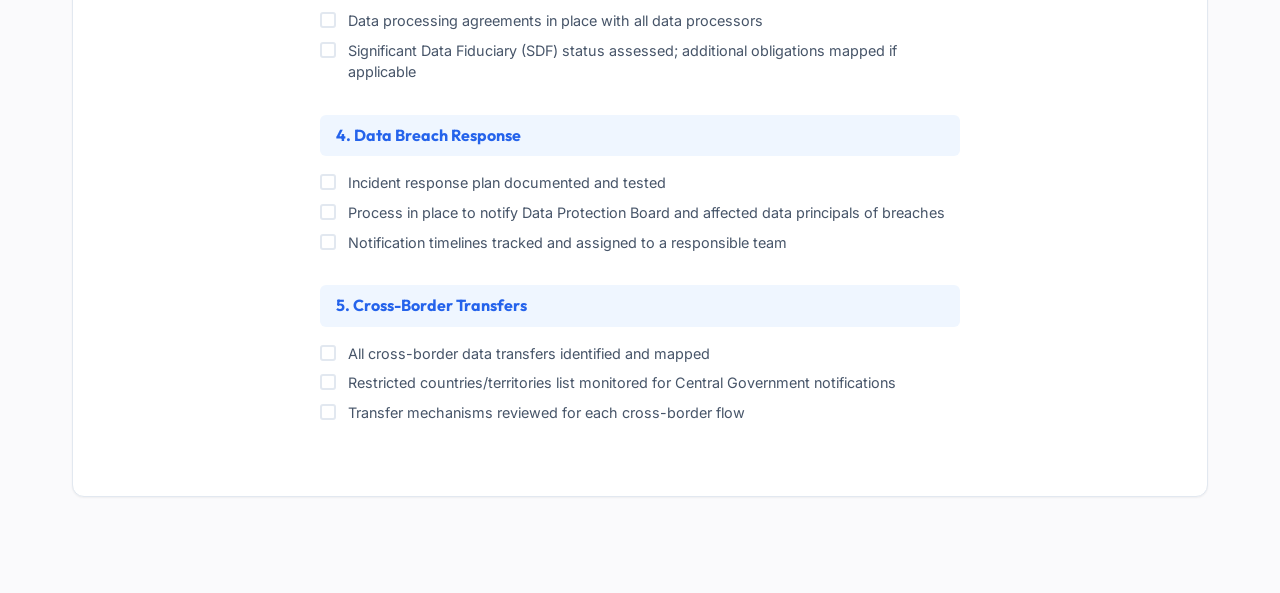
<file: resources.html>
<!DOCTYPE html>
<html lang="en">
<head>
<meta charset="UTF-8">
<meta name="viewport" content="width=device-width, initial-scale=1.0">
<title>Free Resources | Adv. Sanket Shah</title>
<meta name="description" content="Free downloadable legal resources including DPDPA compliance checklist and GDPR vs DPDPA quick-reference guide for lawyers and compliance professionals.">
<meta name="robots" content="index, follow">
<link rel="canonical" href="https://advsanketshah.github.io/resources.html">
<meta property="og:type" content="website">
<meta property="og:url" content="https://advsanketshah.github.io/resources.html">
<meta property="og:title" content="Free Resources | Adv. Sanket Shah">
<meta property="og:description" content="Free downloadable legal resources including DPDPA compliance checklist and GDPR vs DPDPA quick-reference guide for lawyers and compliance professionals.">
<meta property="og:image" content="https://advsanketshah.github.io/sanket-photo.JPG">
<meta name="twitter:card" content="summary_large_image">
<link rel="preconnect" href="https://fonts.googleapis.com">
<link rel="preconnect" href="https://fonts.gstatic.com" crossorigin>
<link rel="preload" as="style" href="https://fonts.googleapis.com/css2?family=Inter:wght@400;500;600&family=Outfit:wght@400;500;600;700&display=swap" onload="this.onload=null;this.rel='stylesheet'">
<noscript><link rel="stylesheet" href="https://fonts.googleapis.com/css2?family=Inter:wght@400;500;600&family=Outfit:wght@400;500;600;700&display=swap"></noscript>
<style>
  :root {
    --bg-base: #FAFAFC; --bg-surface: #FFFFFF; --text-primary: #0F172A;
    --text-secondary: #475569; --text-tertiary: #94A3B8; --accent-primary: #2563EB;
    --accent-light: #EFF6FF; --border-color: #E2E8F0;
    --font-sans: 'Inter', sans-serif; --font-display: 'Outfit', sans-serif;
    --radius-md: 12px; --radius-full: 9999px;
    --shadow-sm: 0 1px 2px 0 rgb(0 0 0 / 0.05); --shadow-md: 0 4px 6px -1px rgb(0 0 0 / 0.1);
    --transition: all 0.3s ease;
  }
  *, *::before, *::after { box-sizing: border-box; margin: 0; padding: 0; }
  body { background-color: var(--bg-base); color: var(--text-primary); font-family: var(--font-sans); line-height: 1.6; transition: background-color 0.3s, color 0.3s; }
  .container { max-width: 1200px; margin: 0 auto; padding: 0 2rem; }



  section { padding: 10rem 0 6rem; }
  .section-header { margin-bottom: 1rem; }
  .section-label { display: inline-block; font-size: 0.875rem; font-weight: 600; color: var(--accent-primary); margin-bottom: 0.5rem; }
  .section-title { font-family: var(--font-display); font-size: 2.5rem; font-weight: 700; letter-spacing: -0.02em; margin-bottom: 1rem; }
  .section-subtitle { color: var(--text-secondary); font-size: 1rem; max-width: 60ch; margin-bottom: 4rem; }

  .resources-grid { display: grid; grid-template-columns: repeat(2, 1fr); gap: 2rem; margin-bottom: 4rem; }
  .resource-card { background: var(--bg-surface); border: 1px solid var(--border-color); border-radius: var(--radius-md); overflow: hidden; box-shadow: var(--shadow-sm); transition: var(--transition); }
  .resource-card:hover { box-shadow: var(--shadow-md); transform: translateY(-2px); }
  .resource-card-header { padding: 2rem 2rem 1.5rem; border-bottom: 1px solid var(--border-color); }
  .resource-type { font-size: 0.7rem; font-weight: 700; letter-spacing: 0.08em; text-transform: uppercase; color: var(--accent-primary); margin-bottom: 0.5rem; }
  .resource-title { font-family: var(--font-display); font-size: 1.35rem; font-weight: 700; line-height: 1.3; margin-bottom: 0.75rem; }
  .resource-desc { font-size: 0.9375rem; color: var(--text-secondary); line-height: 1.6; }
  .resource-card-footer { padding: 1.25rem 2rem; display: flex; align-items: center; justify-content: space-between; }
  .resource-meta { font-size: 0.8rem; color: var(--text-tertiary); }
  .btn-download { display: inline-flex; align-items: center; gap: 0.5rem; padding: 0.6rem 1.2rem; border-radius: var(--radius-full); font-size: 0.875rem; font-weight: 600; background: var(--text-primary); color: white; border: none; cursor: pointer; text-decoration: none; transition: var(--transition); }
  .btn-download:hover { opacity: 0.85; }

  /* Preview panel */
  .preview-wrapper { background: var(--bg-surface); border: 1px solid var(--border-color); border-radius: var(--radius-md); overflow: hidden; box-shadow: var(--shadow-sm); }
  .preview-tabs { display: flex; border-bottom: 1px solid var(--border-color); }
  .preview-tab { padding: 1rem 1.5rem; font-size: 0.875rem; font-weight: 600; color: var(--text-tertiary); cursor: pointer; border-bottom: 2px solid transparent; transition: var(--transition); background: none; border-top: none; border-left: none; border-right: none; }
  .preview-tab.active { color: var(--accent-primary); border-bottom-color: var(--accent-primary); }
  .preview-panel { display: none; }
  .preview-panel.active { display: block; }

  /* Print-ready checklist styles */
  .checklist-doc { padding: 2.5rem; max-width: 720px; margin: 0 auto; }
  .checklist-doc-header { margin-bottom: 2rem; padding-bottom: 1.5rem; border-bottom: 2px solid var(--border-color); }
  .checklist-doc-title { font-family: var(--font-display); font-size: 1.5rem; font-weight: 700; margin-bottom: 0.5rem; }
  .checklist-doc-meta { font-size: 0.8rem; color: var(--text-tertiary); }
  .checklist-section { margin-bottom: 2rem; }
  .checklist-section-title { font-family: var(--font-display); font-size: 1rem; font-weight: 700; margin-bottom: 1rem; padding: 0.5rem 1rem; background: var(--accent-light); border-radius: 6px; color: var(--accent-primary); }
  .checklist-items { list-style: none; display: flex; flex-direction: column; gap: 0.5rem; }
  .checklist-item { display: flex; align-items: flex-start; gap: 0.75rem; font-size: 0.9rem; color: var(--text-secondary); line-height: 1.5; }
  .checklist-box { width: 16px; height: 16px; border: 2px solid var(--border-color); border-radius: 3px; flex-shrink: 0; margin-top: 2px; cursor: pointer; transition: var(--transition); }
  .checklist-box.checked { background: var(--accent-primary); border-color: var(--accent-primary); position: relative; }
  .checklist-box.checked::after { content: '✓'; position: absolute; top: -2px; left: 1px; font-size: 12px; color: white; font-weight: 700; }

  /* Comparison table */
  .comparison-table { width: 100%; border-collapse: collapse; font-size: 0.875rem; }
  .comparison-table th { padding: 0.875rem 1rem; text-align: left; font-weight: 700; font-family: var(--font-display); background: var(--bg-base); border-bottom: 2px solid var(--border-color); }
  .comparison-table th:first-child { width: 30%; }
  .comparison-table td { padding: 0.875rem 1rem; border-bottom: 1px solid var(--border-color); vertical-align: top; color: var(--text-secondary); line-height: 1.5; }
  .comparison-table tr:hover td { background: var(--accent-light); }
  .tag-yes { display: inline-block; font-size: 0.7rem; font-weight: 700; padding: 0.2rem 0.5rem; border-radius: 4px; background: #D1FAE5; color: #065F46; }
  .tag-no { display: inline-block; font-size: 0.7rem; font-weight: 700; padding: 0.2rem 0.5rem; border-radius: 4px; background: #FEE2E2; color: #991B1B; }
  .tag-partial { display: inline-block; font-size: 0.7rem; font-weight: 700; padding: 0.2rem 0.5rem; border-radius: 4px; background: #FEF3C7; color: #92400E; }

  @media print {
    nav, .preview-tabs, .resource-card-footer, .resources-grid, .section-header, .section-subtitle, .btn-download { display: none !important; }
    body { padding: 0; background: white; }
    .preview-wrapper { border: none; box-shadow: none; }
    .preview-panel { display: block !important; }
    .checklist-doc { padding: 1rem; }
  }

  @media (max-width: 900px) { .resources-grid { grid-template-columns: 1fr; } }

  /* ── resources.html mobile ── */
  @media (max-width: 700px) {
    .resources-grid { grid-template-columns: 1fr; }
    .preview-tabs { overflow-x: auto; -webkit-overflow-scrolling: touch; flex-wrap: nowrap; }
    .preview-tab { white-space: nowrap; }
    .preview-wrapper { overflow-x: auto; -webkit-overflow-scrolling: touch; }
    .comparison-table { min-width: 560px; }
    .checklist-doc { padding: 1.25rem; }
  }

</style>
<link rel="stylesheet" href="nav.css">
</head>
<body>

<nav>
  <div class="container nav-inner">
    <a href="index.html" class="nav-logo">Adv. Sanket Shah</a>

    <button class="mobile-menu-btn" aria-label="Toggle menu">
      <svg viewBox="0 0 24 24" width="26" height="26" stroke="currentColor" stroke-width="2" fill="none" stroke-linecap="round" stroke-linejoin="round">
        <line x1="3" y1="12" x2="21" y2="12"></line><line x1="3" y1="6" x2="21" y2="6"></line><line x1="3" y1="18" x2="21" y2="18"></line>
      </svg>
    </button>

    <ul class="nav-links">
      <li><a href="value.html">Value</a></li>
      <li class="has-dropdown">
        <button class="dropdown-toggle">Work <svg viewBox="0 0 24 24" width="13" height="13" fill="none" stroke="currentColor" stroke-width="2.5" stroke-linecap="round" stroke-linejoin="round"><polyline points="6 9 12 15 18 9"></polyline></svg></button>
        <div class="dropdown-menu"><div class="dropdown-menu-inner">
          <a href="portfolio.html">Sample Work</a>
          <a href="cases.html">Cases</a>
        </div></div>
      </li>
      <li class="has-dropdown">
        <button class="dropdown-toggle active">Content <svg viewBox="0 0 24 24" width="13" height="13" fill="none" stroke="currentColor" stroke-width="2.5" stroke-linecap="round" stroke-linejoin="round"><polyline points="6 9 12 15 18 9"></polyline></svg></button>
        <div class="dropdown-menu"><div class="dropdown-menu-inner">
          <a href="books.html">Books</a>
          <a href="privacipher.html">Privacipher</a>
          <a href="clauselab.html">Clauselab</a>
          <a href="resources.html" class="active">Resources</a>
        </div></div>
      </li>
      <li class="has-dropdown">
        <button class="dropdown-toggle">About <svg viewBox="0 0 24 24" width="13" height="13" fill="none" stroke="currentColor" stroke-width="2.5" stroke-linecap="round" stroke-linejoin="round"><polyline points="6 9 12 15 18 9"></polyline></svg></button>
        <div class="dropdown-menu"><div class="dropdown-menu-inner">
          <a href="experience.html">Experience</a>
          <a href="certifications.html">Certifications</a>
          <a href="education.html">Education</a>
        </div></div>
      </li>
      <li><a href="testimonials.html">Testimonials</a></li>
      <li class="mobile-cta-wrapper"><a href="contact.html" class="nav-cta">Book Consultation</a></li>
    </ul>

    <div class="nav-right">
      <a href="contact.html" class="nav-cta">Book Consultation</a>
    </div>
  </div>
</nav>

<section>
  <div class="container">
    <div class="section-header">
      <span class="section-label">Free</span>
      <h2 class="section-title">Resources</h2>
    </div>
    <p class="section-subtitle">Practical reference tools built from primary texts. Use them, print them, share them.</p>

    <div class="resources-grid">
      <div class="resource-card">
        <div class="resource-card-header">
          <p class="resource-type">Checklist</p>
          <h3 class="resource-title">DPDPA 2023 Compliance Checklist</h3>
          <p class="resource-desc">A structured checklist covering consent, data principal rights, data fiduciary obligations, breach response, and cross-border transfer requirements under the Digital Personal Data Protection Act 2023.</p>
        </div>
        <div class="resource-card-footer">
          <span class="resource-meta">22 items · Updated Apr 2026</span>
          <button class="btn-download" onclick="printDoc('checklist')">
            <svg width="16" height="16" fill="none" stroke="currentColor" stroke-width="2" viewBox="0 0 24 24"><path d="M21 15v4a2 2 0 01-2 2H5a2 2 0 01-2-2v-4"/><polyline points="7 10 12 15 17 10"/><line x1="12" y1="15" x2="12" y2="3"/></svg>
            Print / Save PDF
          </button>
        </div>
      </div>
      <div class="resource-card">
        <div class="resource-card-header">
          <p class="resource-type">Comparison Table</p>
          <h3 class="resource-title">GDPR vs DPDPA: Quick-Reference Guide</h3>
          <p class="resource-desc">Side-by-side comparison of 16 key dimensions across GDPR and India's DPDPA 2023 — consent standards, data subject rights, breach timelines, cross-border rules, and penalty exposure.</p>
        </div>
        <div class="resource-card-footer">
          <span class="resource-meta">16 dimensions · Updated Apr 2026</span>
          <button class="btn-download" onclick="printDoc('comparison')">
            <svg width="16" height="16" fill="none" stroke="currentColor" stroke-width="2" viewBox="0 0 24 24"><path d="M21 15v4a2 2 0 01-2 2H5a2 2 0 01-2-2v-4"/><polyline points="7 10 12 15 17 10"/><line x1="12" y1="15" x2="12" y2="3"/></svg>
            Print / Save PDF
          </button>
        </div>
      </div>
    </div>

    <!-- Interactive preview -->
    <div class="preview-wrapper">
      <div class="preview-tabs">
        <button class="preview-tab active" onclick="switchTab('checklist', this)">DPDPA Checklist</button>
        <button class="preview-tab" onclick="switchTab('comparison', this)">GDPR vs DPDPA</button>
      </div>

      <!-- DPDPA Checklist -->
      <div class="preview-panel active" id="panel-checklist">
        <div class="checklist-doc">
          <div class="checklist-doc-header">
            <h2 class="checklist-doc-title">DPDPA 2023 Compliance Checklist</h2>
            <p class="checklist-doc-meta">Prepared by Adv. Sanket Shah · advsanketshah.github.io · Law stated as of April 2026 · For reference only, not legal advice</p>
          </div>

          <div class="checklist-section">
            <p class="checklist-section-title">1. Consent and Notice</p>
            <ul class="checklist-items">
              <li class="checklist-item"><span class="checklist-box" onclick="this.classList.toggle('checked')"></span>Notice provided before or at the time of collecting personal data, in plain language</li>
              <li class="checklist-item"><span class="checklist-box" onclick="this.classList.toggle('checked')"></span>Notice specifies the data being collected and the purpose of processing</li>
              <li class="checklist-item"><span class="checklist-box" onclick="this.classList.toggle('checked')"></span>Consent obtained through a clear affirmative action (no pre-ticked boxes)</li>
              <li class="checklist-item"><span class="checklist-box" onclick="this.classList.toggle('checked')"></span>Consent is specific, informed, and freely given</li>
              <li class="checklist-item"><span class="checklist-box" onclick="this.classList.toggle('checked')"></span>Mechanism in place for data principal to withdraw consent at any time</li>
              <li class="checklist-item"><span class="checklist-box" onclick="this.classList.toggle('checked')"></span>Legitimate use cases (without consent) identified and documented where applicable</li>
            </ul>
          </div>

          <div class="checklist-section">
            <p class="checklist-section-title">2. Data Principal Rights</p>
            <ul class="checklist-items">
              <li class="checklist-item"><span class="checklist-box" onclick="this.classList.toggle('checked')"></span>Right to access: process in place for data principals to request summary of data processed</li>
              <li class="checklist-item"><span class="checklist-box" onclick="this.classList.toggle('checked')"></span>Right to correction and erasure: mechanism to action correction/deletion requests</li>
              <li class="checklist-item"><span class="checklist-box" onclick="this.classList.toggle('checked')"></span>Right to grievance redressal: contact point or DPO identified and published</li>
              <li class="checklist-item"><span class="checklist-box" onclick="this.classList.toggle('checked')"></span>Right to nominate: mechanism available for data principals to nominate another person to exercise rights on death or incapacity</li>
            </ul>
          </div>

          <div class="checklist-section">
            <p class="checklist-section-title">3. Data Fiduciary Obligations</p>
            <ul class="checklist-items">
              <li class="checklist-item"><span class="checklist-box" onclick="this.classList.toggle('checked')"></span>Data collected is limited to what is necessary for the stated purpose (data minimisation)</li>
              <li class="checklist-item"><span class="checklist-box" onclick="this.classList.toggle('checked')"></span>Data is not retained beyond the period necessary for the stated purpose</li>
              <li class="checklist-item"><span class="checklist-box" onclick="this.classList.toggle('checked')"></span>Reasonable security safeguards implemented to prevent personal data breach</li>
              <li class="checklist-item"><span class="checklist-box" onclick="this.classList.toggle('checked')"></span>Data processing agreements in place with all data processors</li>
              <li class="checklist-item"><span class="checklist-box" onclick="this.classList.toggle('checked')"></span>Significant Data Fiduciary (SDF) status assessed; additional obligations mapped if applicable</li>
            </ul>
          </div>

          <div class="checklist-section">
            <p class="checklist-section-title">4. Data Breach Response</p>
            <ul class="checklist-items">
              <li class="checklist-item"><span class="checklist-box" onclick="this.classList.toggle('checked')"></span>Incident response plan documented and tested</li>
              <li class="checklist-item"><span class="checklist-box" onclick="this.classList.toggle('checked')"></span>Process in place to notify Data Protection Board and affected data principals of breaches</li>
              <li class="checklist-item"><span class="checklist-box" onclick="this.classList.toggle('checked')"></span>Notification timelines tracked and assigned to a responsible team</li>
            </ul>
          </div>

          <div class="checklist-section">
            <p class="checklist-section-title">5. Cross-Border Transfers</p>
            <ul class="checklist-items">
              <li class="checklist-item"><span class="checklist-box" onclick="this.classList.toggle('checked')"></span>All cross-border data transfers identified and mapped</li>
              <li class="checklist-item"><span class="checklist-box" onclick="this.classList.toggle('checked')"></span>Restricted countries/territories list monitored for Central Government notifications</li>
              <li class="checklist-item"><span class="checklist-box" onclick="this.classList.toggle('checked')"></span>Transfer mechanisms reviewed for each cross-border flow</li>
            </ul>
          </div>
        </div>
      </div>

      <!-- GDPR vs DPDPA Comparison -->
      <div class="preview-panel" id="panel-comparison">
        <div style="overflow-x:auto; padding: 2rem;">
          <div style="margin-bottom:1.5rem;">
            <h2 style="font-family:var(--font-display);font-size:1.35rem;font-weight:700;margin-bottom:0.35rem;">GDPR vs DPDPA 2023: Quick-Reference Comparison</h2>
            <p style="font-size:0.8rem;color:var(--text-tertiary);">Prepared by Adv. Sanket Shah · Law stated as of April 2026 · For reference only, not legal advice</p>
          </div>
          <div style="overflow-x:auto;-webkit-overflow-scrolling:touch"><table class="comparison-table">
            <thead>
              <tr>
                <th>Dimension</th>
                <th>GDPR (EU)</th>
                <th>DPDPA 2023 (India)</th>
              </tr>
            </thead>
            <tbody>
              <tr>
                <td><strong>Scope</strong></td>
                <td>Personal data of EU residents; extraterritorial reach for data processed outside EU</td>
                <td>Digital personal data processed in India, or data processed outside India offering goods/services to Indian residents</td>
              </tr>
              <tr>
                <td><strong>Legal bases for processing</strong></td>
                <td>6 bases: consent, contract, legal obligation, vital interests, public task, legitimate interests</td>
                <td>2 primary bases: consent; legitimate use (includes employment, state functions, emergencies, research)</td>
              </tr>
              <tr>
                <td><strong>Consent standard</strong></td>
                <td>Freely given, specific, informed, unambiguous affirmative act</td>
                <td>Free, specific, informed consent with right to withdraw; notice required before or at collection</td>
              </tr>
              <tr>
                <td><strong>Children's data</strong></td>
                <td>Parental consent required below 16 (member states can lower to 13)</td>
                <td>Parental consent required below 18; no processing for behavioural monitoring of children</td>
              </tr>
              <tr>
                <td><strong>Data subject rights</strong></td>
                <td>Access, rectification, erasure, restriction, portability, objection, automated decision rights</td>
                <td>Access, correction, erasure, grievance redressal, nomination right; no portability right yet</td>
              </tr>
              <tr>
                <td><strong>Data portability</strong></td>
                <td><span class="tag-yes">Yes</span></td>
                <td><span class="tag-no">No (not yet)</span></td>
              </tr>
              <tr>
                <td><strong>DPO requirement</strong></td>
                <td>Mandatory for certain controllers (public bodies, large-scale processing)</td>
                <td>Significant Data Fiduciaries must appoint a DPO based in India</td>
              </tr>
              <tr>
                <td><strong>Data breach notification</strong></td>
                <td>72 hours to supervisory authority; without undue delay to data subjects (if high risk)</td>
                <td>Promptly to Data Protection Board and affected data principals (timeline to be prescribed by rules)</td>
              </tr>
              <tr>
                <td><strong>Cross-border transfers</strong></td>
                <td>Adequacy decision, SCCs, BCRs, or derogations</td>
                <td>Permitted except to countries/territories restricted by Central Government notification</td>
              </tr>
              <tr>
                <td><strong>Data localisation</strong></td>
                <td><span class="tag-no">No general requirement</span></td>
                <td><span class="tag-partial">Possible for SDFs (to be prescribed)</span></td>
              </tr>
              <tr>
                <td><strong>DPIA / risk assessment</strong></td>
                <td>Mandatory for high-risk processing</td>
                <td>Required for SDFs; general obligation to implement reasonable safeguards</td>
              </tr>
              <tr>
                <td><strong>Supervisory authority</strong></td>
                <td>National DPA in each member state; one-stop-shop for cross-border cases</td>
                <td>Data Protection Board of India (DPB)</td>
              </tr>
              <tr>
                <td><strong>Max penalty (financial)</strong></td>
                <td>Higher of €20M or 4% of global annual turnover</td>
                <td>Up to INR 250 crore per instance; up to INR 200 crore for breach of child data obligations</td>
              </tr>
              <tr>
                <td><strong>Processor obligations</strong></td>
                <td>Direct obligations under GDPR; mandatory written DPA with controller</td>
                <td>Data processors bound by contract with fiduciary; no direct statutory obligations on processors</td>
              </tr>
              <tr>
                <td><strong>Sensitive data category</strong></td>
                <td>Special categories: health, race, religion, biometric, genetic, political, sexual orientation, etc.</td>
                <td>No separate sensitive data category in the Act; rules may prescribe additional obligations</td>
              </tr>
              <tr>
                <td><strong>Rules / implementing legislation</strong></td>
                <td>Directly applicable; member state derogations where permitted</td>
                <td>DPDP Rules (draft published Nov 2024); final rules not yet notified as of Apr 2026</td>
              </tr>
            </tbody>
          </table></div>
        </div>
      </div>
    </div>

  </div>
</section>

<script>
</script>

<script src="nav.js" defer></script>
<script>if("serviceWorker"in navigator){navigator.serviceWorker.register("/sw.js").catch(function(){});}</script>

<!-- mobile bottom nav -->
<nav class="btab-bar" aria-label="Mobile navigation">
  <a href="index.html" class="btab"><svg viewBox="0 0 24 24" width="20" height="20" fill="none" stroke="currentColor" stroke-width="1.75" stroke-linecap="round" stroke-linejoin="round"><path d="M3 9l9-7 9 7v11a2 2 0 01-2 2H5a2 2 0 01-2-2z"/><polyline points="9 22 9 12 15 12 15 22"/></svg><span>Home</span></a>
  <a href="value.html" class="btab"><svg viewBox="0 0 24 24" width="20" height="20" fill="none" stroke="currentColor" stroke-width="1.75" stroke-linecap="round" stroke-linejoin="round"><polygon points="12 2 15.09 8.26 22 9.27 17 14.14 18.18 21.02 12 17.77 5.82 21.02 7 14.14 2 9.27 8.91 8.26 12 2"/></svg><span>Value</span></a>
  <a href="portfolio.html" class="btab"><svg viewBox="0 0 24 24" width="20" height="20" fill="none" stroke="currentColor" stroke-width="1.75" stroke-linecap="round" stroke-linejoin="round"><rect x="2" y="7" width="20" height="14" rx="2"/><path d="M16 21V5a2 2 0 00-2-2h-4a2 2 0 00-2 2v16"/></svg><span>Work</span></a>
  <a href="cases.html" class="btab"><svg viewBox="0 0 24 24" width="20" height="20" fill="none" stroke="currentColor" stroke-width="1.75" stroke-linecap="round" stroke-linejoin="round"><path d="M8 6h13M8 12h13M8 18h13M3 6h.01M3 12h.01M3 18h.01"/></svg><span>Cases</span></a>
  <a href="books.html" class="btab"><svg viewBox="0 0 24 24" width="20" height="20" fill="none" stroke="currentColor" stroke-width="1.75" stroke-linecap="round" stroke-linejoin="round"><path d="M4 19.5A2.5 2.5 0 016.5 17H20"/><path d="M6.5 2H20v20H6.5A2.5 2.5 0 014 19.5v-15A2.5 2.5 0 016.5 2z"/></svg><span>Books</span></a>
  <a href="privacipher.html" class="btab"><svg viewBox="0 0 24 24" width="20" height="20" fill="none" stroke="currentColor" stroke-width="1.75" stroke-linecap="round" stroke-linejoin="round"><path d="M12 22s8-4 8-10V5l-8-3-8 3v7c0 6 8 10 8 10z"/></svg><span>Privacy</span></a>
  <a href="clauselab.html" class="btab"><svg viewBox="0 0 24 24" width="20" height="20" fill="none" stroke="currentColor" stroke-width="1.75" stroke-linecap="round" stroke-linejoin="round"><path d="M10 2v7.527a2 2 0 01-.211.896L4.72 20.55a1 1 0 00.9 1.45h12.76a1 1 0 00.9-1.45l-5.069-10.127A2 2 0 0114 9.527V2"/><path d="M8.5 2h7"/><path d="M7 16h10"/></svg><span>CLM</span></a>
  <a href="resources.html" class="btab active"><svg viewBox="0 0 24 24" width="20" height="20" fill="none" stroke="currentColor" stroke-width="1.75" stroke-linecap="round" stroke-linejoin="round"><path d="M14 2H6a2 2 0 00-2 2v16a2 2 0 002 2h12a2 2 0 002-2V8z"/><polyline points="14 2 14 8 20 8"/><line x1="16" y1="13" x2="8" y2="13"/><line x1="16" y1="17" x2="8" y2="17"/></svg><span>Resources</span></a>
  <a href="experience.html" class="btab"><svg viewBox="0 0 24 24" width="20" height="20" fill="none" stroke="currentColor" stroke-width="1.75" stroke-linecap="round" stroke-linejoin="round"><path d="M20 21v-2a4 4 0 00-4-4H8a4 4 0 00-4 4v2"/><circle cx="12" cy="7" r="4"/></svg><span>Experience</span></a>
  <a href="certifications.html" class="btab"><svg viewBox="0 0 24 24" width="20" height="20" fill="none" stroke="currentColor" stroke-width="1.75" stroke-linecap="round" stroke-linejoin="round"><circle cx="12" cy="8" r="6"/><path d="M15.477 12.89L17 22l-5-3-5 3 1.523-9.11"/></svg><span>Certs</span></a>
  <a href="education.html" class="btab"><svg viewBox="0 0 24 24" width="20" height="20" fill="none" stroke="currentColor" stroke-width="1.75" stroke-linecap="round" stroke-linejoin="round"><path d="M22 10v6M2 10l10-5 10 5-10 5z"/><path d="M6 12v5c3 3 9 3 12 0v-5"/></svg><span>Education</span></a>
  <a href="testimonials.html" class="btab"><svg viewBox="0 0 24 24" width="20" height="20" fill="none" stroke="currentColor" stroke-width="1.75" stroke-linecap="round" stroke-linejoin="round"><path d="M21 15a2 2 0 01-2 2H7l-4 4V5a2 2 0 012-2h14a2 2 0 012 2z"/></svg><span>Reviews</span></a>
  <a href="contact.html" class="btab"><svg viewBox="0 0 24 24" width="20" height="20" fill="none" stroke="currentColor" stroke-width="1.75" stroke-linecap="round" stroke-linejoin="round"><path d="M4 4h16c1.1 0 2 .9 2 2v12c0 1.1-.9 2-2 2H4c-1.1 0-2-.9-2-2V6c0-1.1.9-2 2-2z"/><polyline points="22,6 12,13 2,6"/></svg><span>Contact</span></a>
</nav>
</body>
</html>
</file>
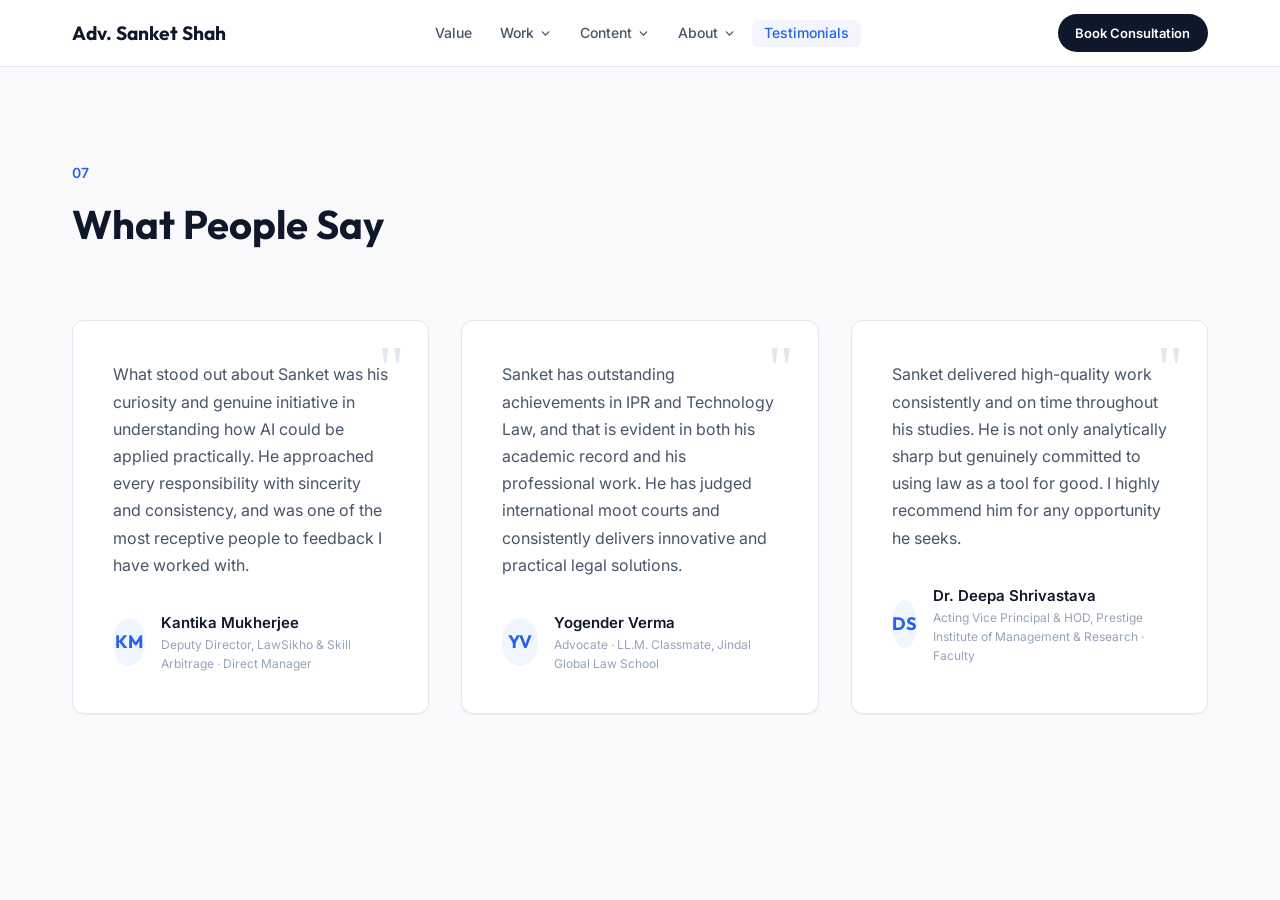
<file: testimonials.html>
<!DOCTYPE html>
<html lang="en">
<head>
<meta charset="UTF-8">
<meta name="viewport" content="width=device-width, initial-scale=1.0">
<title>Testimonials | Adv. Sanket Shah</title>
<meta name="description" content="What colleagues, managers, and faculty say about working with Adv. Sanket Shah, technology lawyer and data privacy specialist.">
<meta name="robots" content="index, follow">
<link rel="canonical" href="https://advsanketshah.github.io/testimonials.html">
<meta property="og:type" content="website">
<meta property="og:url" content="https://advsanketshah.github.io/testimonials.html">
<meta property="og:title" content="Testimonials | Adv. Sanket Shah">
<meta property="og:description" content="What colleagues, managers, and faculty say about working with Adv. Sanket Shah, technology lawyer and data privacy specialist.">
<meta property="og:image" content="https://advsanketshah.github.io/sanket-photo.JPG">
<meta name="twitter:card" content="summary_large_image">
<meta name="twitter:title" content="Testimonials | Adv. Sanket Shah">
<meta name="twitter:description" content="What colleagues, managers, and faculty say about working with Adv. Sanket Shah, technology lawyer and data privacy specialist.">
<link rel="preconnect" href="https://fonts.googleapis.com">
<link rel="preconnect" href="https://fonts.gstatic.com" crossorigin>
<link rel="preload" as="style" href="https://fonts.googleapis.com/css2?family=Inter:wght@400;500;600&family=Outfit:wght@400;500;600;700&display=swap" onload="this.onload=null;this.rel='stylesheet'">
<noscript><link rel="stylesheet" href="https://fonts.googleapis.com/css2?family=Inter:wght@400;500;600&family=Outfit:wght@400;500;600;700&display=swap"></noscript>
<style>
  :root {
    --bg-base: #FAFAFC; --bg-surface: #FFFFFF; --text-primary: #0F172A;
    --text-secondary: #475569; --text-tertiary: #94A3B8; --accent-primary: #2563EB;
    --accent-light: #EFF6FF; --border-color: #E2E8F0;
    --font-sans: 'Inter', sans-serif; --font-display: 'Outfit', sans-serif;
    --radius-md: 12px; --radius-full: 9999px;
    --shadow-sm: 0 1px 2px 0 rgb(0 0 0 / 0.05);
  }
  *, *::before, *::after { box-sizing: border-box; margin: 0; padding: 0; }
  body { background-color: var(--bg-base); color: var(--text-primary); font-family: var(--font-sans); line-height: 1.6; }
  .container { max-width: 1200px; margin: 0 auto; padding: 0 2rem; }
  


  section { padding: 10rem 0 6rem; }
  .section-header { margin-bottom: 4rem; }
  .section-label { display: inline-block; font-size: 0.875rem; font-weight: 600; color: var(--accent-primary); margin-bottom: 0.5rem; }
  .section-title { font-family: var(--font-display); font-size: 2.5rem; font-weight: 700; }

  .testimonials-grid { display: grid; grid-template-columns: repeat(auto-fit, minmax(320px, 1fr)); gap: 2rem; }
  .testimonial-card { background: var(--bg-surface); padding: 2.5rem; border-radius: var(--radius-md); border: 1px solid var(--border-color); box-shadow: var(--shadow-sm); position: relative; }
  .testimonial-quote-mark { position: absolute; top: 1rem; right: 1.5rem; font-family: serif; font-size: 4rem; color: var(--border-color); line-height: 1; }
  .testimonial-text { font-size: 1rem; color: var(--text-secondary); line-height: 1.7; margin-bottom: 2rem; position: relative; z-index: 1; }
  .testimonial-author { display: flex; align-items: center; gap: 1rem; }
  .testimonial-avatar { width: 48px; height: 48px; border-radius: 50%; background: var(--accent-light); color: var(--accent-primary); display: flex; align-items: center; justify-content: center; font-weight: 700; font-family: var(--font-display); font-size: 1.125rem; }
  .testimonial-name { font-weight: 600; color: var(--text-primary); font-size: 0.9375rem; }
  .testimonial-role { font-size: 0.75rem; color: var(--text-tertiary); }

  /* Dark Mode */

</style>
<link rel="stylesheet" href="nav.css">
</head>
<body>

<nav>
  <div class="container nav-inner">
    <a href="index.html" class="nav-logo">Adv. Sanket Shah</a>

    <button class="mobile-menu-btn" aria-label="Toggle menu">
      <svg viewBox="0 0 24 24" width="26" height="26" stroke="currentColor" stroke-width="2" fill="none" stroke-linecap="round" stroke-linejoin="round">
        <line x1="3" y1="12" x2="21" y2="12"></line><line x1="3" y1="6" x2="21" y2="6"></line><line x1="3" y1="18" x2="21" y2="18"></line>
      </svg>
    </button>

    <ul class="nav-links">
      <li><a href="value.html">Value</a></li>
      <li class="has-dropdown">
        <button class="dropdown-toggle">Work <svg viewBox="0 0 24 24" width="13" height="13" fill="none" stroke="currentColor" stroke-width="2.5" stroke-linecap="round" stroke-linejoin="round"><polyline points="6 9 12 15 18 9"></polyline></svg></button>
        <div class="dropdown-menu"><div class="dropdown-menu-inner">
          <a href="portfolio.html">Sample Work</a>
          <a href="cases.html">Cases</a>
        </div></div>
      </li>
      <li class="has-dropdown">
        <button class="dropdown-toggle">Content <svg viewBox="0 0 24 24" width="13" height="13" fill="none" stroke="currentColor" stroke-width="2.5" stroke-linecap="round" stroke-linejoin="round"><polyline points="6 9 12 15 18 9"></polyline></svg></button>
        <div class="dropdown-menu"><div class="dropdown-menu-inner">
          <a href="books.html">Books</a>
          <a href="privacipher.html">Privacipher</a>
          <a href="clauselab.html">Clauselab</a>
          <a href="resources.html">Resources</a>
        </div></div>
      </li>
      <li class="has-dropdown">
        <button class="dropdown-toggle">About <svg viewBox="0 0 24 24" width="13" height="13" fill="none" stroke="currentColor" stroke-width="2.5" stroke-linecap="round" stroke-linejoin="round"><polyline points="6 9 12 15 18 9"></polyline></svg></button>
        <div class="dropdown-menu"><div class="dropdown-menu-inner">
          <a href="experience.html">Experience</a>
          <a href="certifications.html">Certifications</a>
          <a href="education.html">Education</a>
        </div></div>
      </li>
      <li><a href="testimonials.html" class="active">Testimonials</a></li>
      <li class="mobile-cta-wrapper"><a href="contact.html" class="nav-cta">Book Consultation</a></li>
    </ul>

    <div class="nav-right">
      <a href="contact.html" class="nav-cta">Book Consultation</a>
    </div>
  </div>
</nav>

<section>
  <div class="container">
    <div class="section-header">
      <span class="section-label">07</span>
      <h2 class="section-title">What People Say</h2>
    </div>

    <div class="testimonials-grid">
      <div class="testimonial-card">
        <span class="testimonial-quote-mark">"</span>
        <p class="testimonial-text">What stood out about Sanket was his curiosity and genuine initiative in understanding how AI could be applied practically. He approached every responsibility with sincerity and consistency, and was one of the most receptive people to feedback I have worked with.</p>
        <div class="testimonial-author">
          <div class="testimonial-avatar">KM</div>
          <div>
            <p class="testimonial-name">Kantika Mukherjee</p>
            <p class="testimonial-role">Deputy Director, LawSikho &amp; Skill Arbitrage · Direct Manager</p>
          </div>
        </div>
      </div>
      
      <div class="testimonial-card">
        <span class="testimonial-quote-mark">"</span>
        <p class="testimonial-text">Sanket has outstanding achievements in IPR and Technology Law, and that is evident in both his academic record and his professional work. He has judged international moot courts and consistently delivers innovative and practical legal solutions.</p>
        <div class="testimonial-author">
          <div class="testimonial-avatar">YV</div>
          <div>
            <p class="testimonial-name">Yogender Verma</p>
            <p class="testimonial-role">Advocate · LL.M. Classmate, Jindal Global Law School</p>
          </div>
        </div>
      </div>

      <div class="testimonial-card">
        <span class="testimonial-quote-mark">"</span>
        <p class="testimonial-text">Sanket delivered high-quality work consistently and on time throughout his studies. He is not only analytically sharp but genuinely committed to using law as a tool for good. I highly recommend him for any opportunity he seeks.</p>
        <div class="testimonial-author">
          <div class="testimonial-avatar">DS</div>
          <div>
            <p class="testimonial-name">Dr. Deepa Shrivastava</p>
            <p class="testimonial-role">Acting Vice Principal &amp; HOD, Prestige Institute of Management &amp; Research · Faculty</p>
          </div>
        </div>
      </div>
    </div>
  </div>
</section>


<script src="nav.js" defer></script>
<script>if("serviceWorker"in navigator){navigator.serviceWorker.register("/sw.js").catch(function(){});}</script>

<!-- mobile bottom nav -->
<nav class="btab-bar" aria-label="Mobile navigation">
  <a href="index.html" class="btab"><svg viewBox="0 0 24 24" width="20" height="20" fill="none" stroke="currentColor" stroke-width="1.75" stroke-linecap="round" stroke-linejoin="round"><path d="M3 9l9-7 9 7v11a2 2 0 01-2 2H5a2 2 0 01-2-2z"/><polyline points="9 22 9 12 15 12 15 22"/></svg><span>Home</span></a>
  <a href="value.html" class="btab"><svg viewBox="0 0 24 24" width="20" height="20" fill="none" stroke="currentColor" stroke-width="1.75" stroke-linecap="round" stroke-linejoin="round"><polygon points="12 2 15.09 8.26 22 9.27 17 14.14 18.18 21.02 12 17.77 5.82 21.02 7 14.14 2 9.27 8.91 8.26 12 2"/></svg><span>Value</span></a>
  <a href="portfolio.html" class="btab"><svg viewBox="0 0 24 24" width="20" height="20" fill="none" stroke="currentColor" stroke-width="1.75" stroke-linecap="round" stroke-linejoin="round"><rect x="2" y="7" width="20" height="14" rx="2"/><path d="M16 21V5a2 2 0 00-2-2h-4a2 2 0 00-2 2v16"/></svg><span>Work</span></a>
  <a href="cases.html" class="btab"><svg viewBox="0 0 24 24" width="20" height="20" fill="none" stroke="currentColor" stroke-width="1.75" stroke-linecap="round" stroke-linejoin="round"><path d="M8 6h13M8 12h13M8 18h13M3 6h.01M3 12h.01M3 18h.01"/></svg><span>Cases</span></a>
  <a href="books.html" class="btab"><svg viewBox="0 0 24 24" width="20" height="20" fill="none" stroke="currentColor" stroke-width="1.75" stroke-linecap="round" stroke-linejoin="round"><path d="M4 19.5A2.5 2.5 0 016.5 17H20"/><path d="M6.5 2H20v20H6.5A2.5 2.5 0 014 19.5v-15A2.5 2.5 0 016.5 2z"/></svg><span>Books</span></a>
  <a href="privacipher.html" class="btab"><svg viewBox="0 0 24 24" width="20" height="20" fill="none" stroke="currentColor" stroke-width="1.75" stroke-linecap="round" stroke-linejoin="round"><path d="M12 22s8-4 8-10V5l-8-3-8 3v7c0 6 8 10 8 10z"/></svg><span>Privacy</span></a>
  <a href="clauselab.html" class="btab"><svg viewBox="0 0 24 24" width="20" height="20" fill="none" stroke="currentColor" stroke-width="1.75" stroke-linecap="round" stroke-linejoin="round"><path d="M10 2v7.527a2 2 0 01-.211.896L4.72 20.55a1 1 0 00.9 1.45h12.76a1 1 0 00.9-1.45l-5.069-10.127A2 2 0 0114 9.527V2"/><path d="M8.5 2h7"/><path d="M7 16h10"/></svg><span>CLM</span></a>
  <a href="resources.html" class="btab"><svg viewBox="0 0 24 24" width="20" height="20" fill="none" stroke="currentColor" stroke-width="1.75" stroke-linecap="round" stroke-linejoin="round"><path d="M14 2H6a2 2 0 00-2 2v16a2 2 0 002 2h12a2 2 0 002-2V8z"/><polyline points="14 2 14 8 20 8"/><line x1="16" y1="13" x2="8" y2="13"/><line x1="16" y1="17" x2="8" y2="17"/></svg><span>Resources</span></a>
  <a href="experience.html" class="btab"><svg viewBox="0 0 24 24" width="20" height="20" fill="none" stroke="currentColor" stroke-width="1.75" stroke-linecap="round" stroke-linejoin="round"><path d="M20 21v-2a4 4 0 00-4-4H8a4 4 0 00-4 4v2"/><circle cx="12" cy="7" r="4"/></svg><span>Experience</span></a>
  <a href="certifications.html" class="btab"><svg viewBox="0 0 24 24" width="20" height="20" fill="none" stroke="currentColor" stroke-width="1.75" stroke-linecap="round" stroke-linejoin="round"><circle cx="12" cy="8" r="6"/><path d="M15.477 12.89L17 22l-5-3-5 3 1.523-9.11"/></svg><span>Certs</span></a>
  <a href="education.html" class="btab"><svg viewBox="0 0 24 24" width="20" height="20" fill="none" stroke="currentColor" stroke-width="1.75" stroke-linecap="round" stroke-linejoin="round"><path d="M22 10v6M2 10l10-5 10 5-10 5z"/><path d="M6 12v5c3 3 9 3 12 0v-5"/></svg><span>Education</span></a>
  <a href="testimonials.html" class="btab active"><svg viewBox="0 0 24 24" width="20" height="20" fill="none" stroke="currentColor" stroke-width="1.75" stroke-linecap="round" stroke-linejoin="round"><path d="M21 15a2 2 0 01-2 2H7l-4 4V5a2 2 0 012-2h14a2 2 0 012 2z"/></svg><span>Reviews</span></a>
  <a href="contact.html" class="btab"><svg viewBox="0 0 24 24" width="20" height="20" fill="none" stroke="currentColor" stroke-width="1.75" stroke-linecap="round" stroke-linejoin="round"><path d="M4 4h16c1.1 0 2 .9 2 2v12c0 1.1-.9 2-2 2H4c-1.1 0-2-.9-2-2V6c0-1.1.9-2 2-2z"/><polyline points="22,6 12,13 2,6"/></svg><span>Contact</span></a>
</nav>
</body>
</html>
</file>
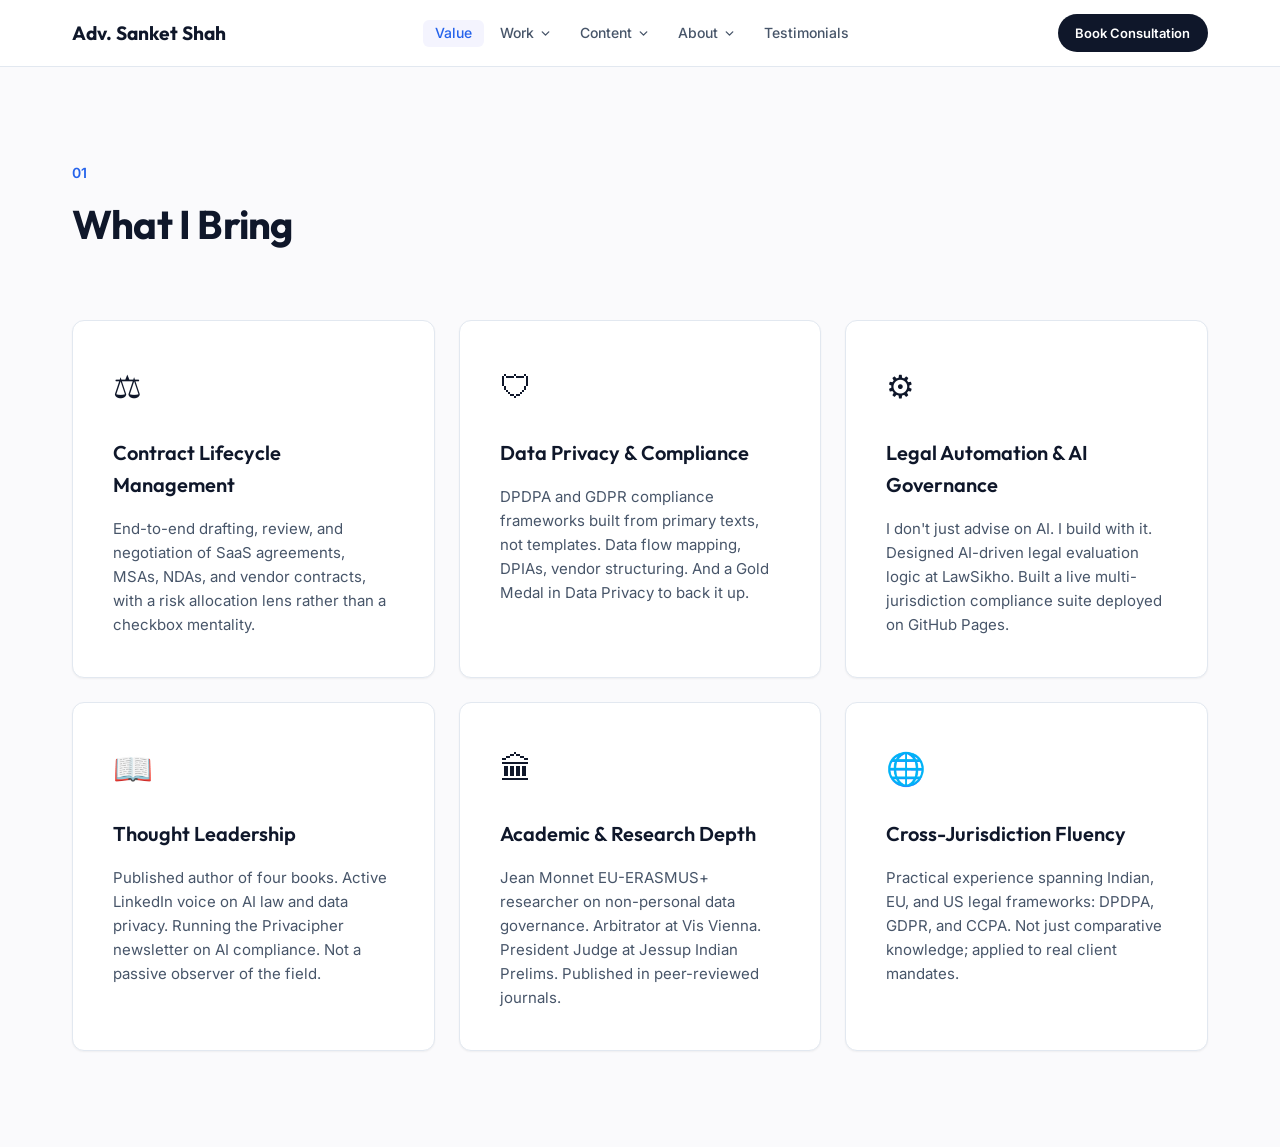
<file: value.html>
<!DOCTYPE html>
<html lang="en">
<head>
<meta charset="UTF-8">
<meta name="viewport" content="width=device-width, initial-scale=1.0">
<title>What I Bring | Adv. Sanket Shah</title>
<meta name="description" content="Contract lifecycle management, data privacy compliance (DPDPA/GDPR), AI governance, and legal automation. How Sanket Shah adds value to IT and software companies.">
<meta name="robots" content="index, follow">
<link rel="canonical" href="https://advsanketshah.github.io/value.html">
<meta property="og:type" content="website">
<meta property="og:url" content="https://advsanketshah.github.io/value.html">
<meta property="og:title" content="What I Bring | Adv. Sanket Shah">
<meta property="og:description" content="Contract lifecycle management, data privacy compliance (DPDPA/GDPR), AI governance, and legal automation. How Sanket Shah adds value to IT and software companies.">
<meta property="og:image" content="https://advsanketshah.github.io/sanket-photo.JPG">
<meta name="twitter:card" content="summary_large_image">
<meta name="twitter:title" content="What I Bring | Adv. Sanket Shah">
<meta name="twitter:description" content="Contract lifecycle management, data privacy compliance (DPDPA/GDPR), AI governance, and legal automation. How Sanket Shah adds value to IT and software companies.">
<link rel="preconnect" href="https://fonts.googleapis.com">
<link rel="preconnect" href="https://fonts.gstatic.com" crossorigin>
<link rel="preload" as="style" href="https://fonts.googleapis.com/css2?family=Inter:wght@400;500;600&family=Outfit:wght@400;500;600;700&display=swap" onload="this.onload=null;this.rel='stylesheet'">
<noscript><link rel="stylesheet" href="https://fonts.googleapis.com/css2?family=Inter:wght@400;500;600&family=Outfit:wght@400;500;600;700&display=swap"></noscript>
<style>
  :root {
    --bg-base: #FAFAFC; --bg-surface: #FFFFFF; --text-primary: #0F172A;
    --text-secondary: #475569; --text-tertiary: #94A3B8; --accent-primary: #2563EB;
    --border-color: #E2E8F0;
    --font-sans: 'Inter', sans-serif; --font-display: 'Outfit', sans-serif;
    --radius-md: 12px; --radius-full: 9999px;
    --shadow-sm: 0 1px 2px 0 rgb(0 0 0 / 0.05); --shadow-md: 0 4px 6px -1px rgb(0 0 0 / 0.1);
    --transition: all 0.3s ease;
  }
  *, *::before, *::after { box-sizing: border-box; margin: 0; padding: 0; }
  body { background-color: var(--bg-base); color: var(--text-primary); font-family: var(--font-sans); line-height: 1.6; }
  .container { max-width: 1200px; margin: 0 auto; padding: 0 2rem; }
  


  section { padding: 10rem 0 6rem; }
  .section-header { margin-bottom: 4rem; }
  .section-label { display: inline-block; font-size: 0.875rem; font-weight: 600; color: var(--accent-primary); margin-bottom: 0.5rem; }
  .section-title { font-family: var(--font-display); font-size: 2.5rem; font-weight: 700; letter-spacing: -0.02em; }

  .value-grid { display: grid; grid-template-columns: repeat(3, 1fr); gap: 1.5rem; }
  .value-card { background: var(--bg-surface); padding: 2.5rem; border-radius: var(--radius-md); border: 1px solid var(--border-color); box-shadow: var(--shadow-sm); display: flex; flex-direction: column; height: 100%; transition: var(--transition); }
  .value-card:hover { transform: translateY(-4px); box-shadow: var(--shadow-md); border-color: #cbd5e1; }
  .value-icon { font-size: 2rem; margin-bottom: 1.5rem; display: block; }
  .value-card-title { font-family: var(--font-display); font-size: 1.25rem; font-weight: 600; margin-bottom: 1rem; }
  .value-card p { font-size: 0.9375rem; color: var(--text-secondary); line-height: 1.6; }

  @media (max-width: 900px) { .value-grid { grid-template-columns: 1fr; } }

  /* Dark Mode */

</style>
<link rel="stylesheet" href="nav.css">
</head>
<body>

<nav>
  <div class="container nav-inner">
    <a href="index.html" class="nav-logo">Adv. Sanket Shah</a>

    <button class="mobile-menu-btn" aria-label="Toggle menu">
      <svg viewBox="0 0 24 24" width="26" height="26" stroke="currentColor" stroke-width="2" fill="none" stroke-linecap="round" stroke-linejoin="round">
        <line x1="3" y1="12" x2="21" y2="12"></line><line x1="3" y1="6" x2="21" y2="6"></line><line x1="3" y1="18" x2="21" y2="18"></line>
      </svg>
    </button>

    <ul class="nav-links">
      <li><a href="value.html" class="active">Value</a></li>
      <li class="has-dropdown">
        <button class="dropdown-toggle">Work <svg viewBox="0 0 24 24" width="13" height="13" fill="none" stroke="currentColor" stroke-width="2.5" stroke-linecap="round" stroke-linejoin="round"><polyline points="6 9 12 15 18 9"></polyline></svg></button>
        <div class="dropdown-menu"><div class="dropdown-menu-inner">
          <a href="portfolio.html">Sample Work</a>
          <a href="cases.html">Cases</a>
        </div></div>
      </li>
      <li class="has-dropdown">
        <button class="dropdown-toggle">Content <svg viewBox="0 0 24 24" width="13" height="13" fill="none" stroke="currentColor" stroke-width="2.5" stroke-linecap="round" stroke-linejoin="round"><polyline points="6 9 12 15 18 9"></polyline></svg></button>
        <div class="dropdown-menu"><div class="dropdown-menu-inner">
          <a href="books.html">Books</a>
          <a href="privacipher.html">Privacipher</a>
          <a href="clauselab.html">Clauselab</a>
          <a href="resources.html">Resources</a>
        </div></div>
      </li>
      <li class="has-dropdown">
        <button class="dropdown-toggle">About <svg viewBox="0 0 24 24" width="13" height="13" fill="none" stroke="currentColor" stroke-width="2.5" stroke-linecap="round" stroke-linejoin="round"><polyline points="6 9 12 15 18 9"></polyline></svg></button>
        <div class="dropdown-menu"><div class="dropdown-menu-inner">
          <a href="experience.html">Experience</a>
          <a href="certifications.html">Certifications</a>
          <a href="education.html">Education</a>
        </div></div>
      </li>
      <li><a href="testimonials.html">Testimonials</a></li>
      <li class="mobile-cta-wrapper"><a href="contact.html" class="nav-cta">Book Consultation</a></li>
    </ul>

    <div class="nav-right">
      <a href="contact.html" class="nav-cta">Book Consultation</a>
    </div>
  </div>
</nav>

<section>
  <div class="container">
    <div class="section-header">
      <span class="section-label">01</span>
      <h2 class="section-title">What I Bring</h2>
    </div>

    <div class="value-grid">
      <div class="value-card">
        <span class="value-icon">⚖</span>
        <h3 class="value-card-title">Contract Lifecycle Management</h3>
        <p>End-to-end drafting, review, and negotiation of SaaS agreements, MSAs, NDAs, and vendor contracts, with a risk allocation lens rather than a checkbox mentality.</p>
      </div>
      <div class="value-card">
        <span class="value-icon">🛡</span>
        <h3 class="value-card-title">Data Privacy &amp; Compliance</h3>
        <p>DPDPA and GDPR compliance frameworks built from primary texts, not templates. Data flow mapping, DPIAs, vendor structuring. And a Gold Medal in Data Privacy to back it up.</p>
      </div>
      <div class="value-card">
        <span class="value-icon">⚙</span>
        <h3 class="value-card-title">Legal Automation &amp; AI Governance</h3>
        <p>I don't just advise on AI. I build with it. Designed AI-driven legal evaluation logic at LawSikho. Built a live multi-jurisdiction compliance suite deployed on GitHub Pages.</p>
      </div>
      <div class="value-card">
        <span class="value-icon">📖</span>
        <h3 class="value-card-title">Thought Leadership</h3>
        <p>Published author of four books. Active LinkedIn voice on AI law and data privacy. Running the Privacipher newsletter on AI compliance. Not a passive observer of the field.</p>
      </div>
      <div class="value-card">
        <span class="value-icon">🏛</span>
        <h3 class="value-card-title">Academic &amp; Research Depth</h3>
        <p>Jean Monnet EU-ERASMUS+ researcher on non-personal data governance. Arbitrator at Vis Vienna. President Judge at Jessup Indian Prelims. Published in peer-reviewed journals.</p>
      </div>
      <div class="value-card">
        <span class="value-icon">🌐</span>
        <h3 class="value-card-title">Cross-Jurisdiction Fluency</h3>
        <p>Practical experience spanning Indian, EU, and US legal frameworks: DPDPA, GDPR, and CCPA. Not just comparative knowledge; applied to real client mandates.</p>
      </div>
    </div>
  </div>
</section>


<script src="nav.js" defer></script>
<script>if("serviceWorker"in navigator){navigator.serviceWorker.register("/sw.js").catch(function(){});}</script>

<!-- mobile bottom nav -->
<nav class="btab-bar" aria-label="Mobile navigation">
  <a href="index.html" class="btab"><svg viewBox="0 0 24 24" width="20" height="20" fill="none" stroke="currentColor" stroke-width="1.75" stroke-linecap="round" stroke-linejoin="round"><path d="M3 9l9-7 9 7v11a2 2 0 01-2 2H5a2 2 0 01-2-2z"/><polyline points="9 22 9 12 15 12 15 22"/></svg><span>Home</span></a>
  <a href="value.html" class="btab active"><svg viewBox="0 0 24 24" width="20" height="20" fill="none" stroke="currentColor" stroke-width="1.75" stroke-linecap="round" stroke-linejoin="round"><polygon points="12 2 15.09 8.26 22 9.27 17 14.14 18.18 21.02 12 17.77 5.82 21.02 7 14.14 2 9.27 8.91 8.26 12 2"/></svg><span>Value</span></a>
  <a href="portfolio.html" class="btab"><svg viewBox="0 0 24 24" width="20" height="20" fill="none" stroke="currentColor" stroke-width="1.75" stroke-linecap="round" stroke-linejoin="round"><rect x="2" y="7" width="20" height="14" rx="2"/><path d="M16 21V5a2 2 0 00-2-2h-4a2 2 0 00-2 2v16"/></svg><span>Work</span></a>
  <a href="cases.html" class="btab"><svg viewBox="0 0 24 24" width="20" height="20" fill="none" stroke="currentColor" stroke-width="1.75" stroke-linecap="round" stroke-linejoin="round"><path d="M8 6h13M8 12h13M8 18h13M3 6h.01M3 12h.01M3 18h.01"/></svg><span>Cases</span></a>
  <a href="books.html" class="btab"><svg viewBox="0 0 24 24" width="20" height="20" fill="none" stroke="currentColor" stroke-width="1.75" stroke-linecap="round" stroke-linejoin="round"><path d="M4 19.5A2.5 2.5 0 016.5 17H20"/><path d="M6.5 2H20v20H6.5A2.5 2.5 0 014 19.5v-15A2.5 2.5 0 016.5 2z"/></svg><span>Books</span></a>
  <a href="privacipher.html" class="btab"><svg viewBox="0 0 24 24" width="20" height="20" fill="none" stroke="currentColor" stroke-width="1.75" stroke-linecap="round" stroke-linejoin="round"><path d="M12 22s8-4 8-10V5l-8-3-8 3v7c0 6 8 10 8 10z"/></svg><span>Privacy</span></a>
  <a href="clauselab.html" class="btab"><svg viewBox="0 0 24 24" width="20" height="20" fill="none" stroke="currentColor" stroke-width="1.75" stroke-linecap="round" stroke-linejoin="round"><path d="M10 2v7.527a2 2 0 01-.211.896L4.72 20.55a1 1 0 00.9 1.45h12.76a1 1 0 00.9-1.45l-5.069-10.127A2 2 0 0114 9.527V2"/><path d="M8.5 2h7"/><path d="M7 16h10"/></svg><span>CLM</span></a>
  <a href="resources.html" class="btab"><svg viewBox="0 0 24 24" width="20" height="20" fill="none" stroke="currentColor" stroke-width="1.75" stroke-linecap="round" stroke-linejoin="round"><path d="M14 2H6a2 2 0 00-2 2v16a2 2 0 002 2h12a2 2 0 002-2V8z"/><polyline points="14 2 14 8 20 8"/><line x1="16" y1="13" x2="8" y2="13"/><line x1="16" y1="17" x2="8" y2="17"/></svg><span>Resources</span></a>
  <a href="experience.html" class="btab"><svg viewBox="0 0 24 24" width="20" height="20" fill="none" stroke="currentColor" stroke-width="1.75" stroke-linecap="round" stroke-linejoin="round"><path d="M20 21v-2a4 4 0 00-4-4H8a4 4 0 00-4 4v2"/><circle cx="12" cy="7" r="4"/></svg><span>Experience</span></a>
  <a href="certifications.html" class="btab"><svg viewBox="0 0 24 24" width="20" height="20" fill="none" stroke="currentColor" stroke-width="1.75" stroke-linecap="round" stroke-linejoin="round"><circle cx="12" cy="8" r="6"/><path d="M15.477 12.89L17 22l-5-3-5 3 1.523-9.11"/></svg><span>Certs</span></a>
  <a href="education.html" class="btab"><svg viewBox="0 0 24 24" width="20" height="20" fill="none" stroke="currentColor" stroke-width="1.75" stroke-linecap="round" stroke-linejoin="round"><path d="M22 10v6M2 10l10-5 10 5-10 5z"/><path d="M6 12v5c3 3 9 3 12 0v-5"/></svg><span>Education</span></a>
  <a href="testimonials.html" class="btab"><svg viewBox="0 0 24 24" width="20" height="20" fill="none" stroke="currentColor" stroke-width="1.75" stroke-linecap="round" stroke-linejoin="round"><path d="M21 15a2 2 0 01-2 2H7l-4 4V5a2 2 0 012-2h14a2 2 0 012 2z"/></svg><span>Reviews</span></a>
  <a href="contact.html" class="btab"><svg viewBox="0 0 24 24" width="20" height="20" fill="none" stroke="currentColor" stroke-width="1.75" stroke-linecap="round" stroke-linejoin="round"><path d="M4 4h16c1.1 0 2 .9 2 2v12c0 1.1-.9 2-2 2H4c-1.1 0-2-.9-2-2V6c0-1.1.9-2 2-2z"/><polyline points="22,6 12,13 2,6"/></svg><span>Contact</span></a>
</nav>
</body>
</html>
</file>
<file: nav.css>
/* ── Shared Navigation ── */
nav {
  position: fixed; top: 0; left: 0; right: 0;
  background: rgba(255,255,255,0.92);
  -webkit-backdrop-filter: blur(8px); backdrop-filter: blur(8px);
  border-bottom: 1px solid var(--border-color);
  z-index: 1000; padding: 0.875rem 0;
}
.nav-inner { display: flex; justify-content: space-between; align-items: center; gap: 2rem; }
.nav-logo { font-family: var(--font-display); font-size: 1.2rem; font-weight: 700; color: var(--text-primary); text-decoration: none; white-space: nowrap; }

/* Desktop nav */
.nav-links { display: flex; gap: 0.25rem; list-style: none; align-items: center; margin: 0; padding: 0; }
.nav-links > li > a,
.nav-links > li > .dropdown-toggle {
  font-size: 0.875rem; font-weight: 500; color: var(--text-secondary);
  text-decoration: none; transition: color 0.2s ease, background-color 0.2s ease;
  padding: 0.4rem 0.75rem; border-radius: 6px;
  display: flex; align-items: center; gap: 0.3rem;
  background: none; border: none; cursor: pointer; font-family: inherit; line-height: 1;
}
.nav-links > li > a:hover, .nav-links > li > a.active,
.nav-links > li > .dropdown-toggle:hover, .nav-links > li > .dropdown-toggle.active {
  color: var(--accent-primary); background: rgba(99,102,241,0.07);
}
.dropdown-toggle svg { transition: transform 0.2s ease; flex-shrink: 0; }
.has-dropdown:hover > .dropdown-toggle svg { transform: rotate(180deg); }
.has-dropdown { position: relative; }
.dropdown-menu {
  display: none; position: absolute; top: 100%; left: 50%;
  transform: translateX(-50%); list-style: none; z-index: 100;
  padding-top: 6px; min-width: 160px;
}
.dropdown-menu::before { content: ''; display: block; height: 6px; }
.dropdown-menu-inner {
  background: #fff; border: 1px solid var(--border-color); border-radius: 10px;
  padding: 0.5rem; box-shadow: 0 8px 24px rgba(0,0,0,0.1); overflow: hidden;
}
.has-dropdown:hover .dropdown-menu { display: block; }
.dropdown-menu a {
  display: block; padding: 0.5rem 0.875rem; font-size: 0.8125rem; font-weight: 500;
  color: var(--text-secondary); text-decoration: none; border-radius: 6px;
  transition: color 0.15s ease, background-color 0.15s ease; white-space: nowrap;
}
.dropdown-menu a:hover, .dropdown-menu a.active { color: var(--accent-primary); background: rgba(99,102,241,0.07); }

.nav-right { display: flex; align-items: center; gap: 0.75rem; }
.nav-cta {
  font-size: 0.8125rem; font-weight: 600; color: #fff;
  background: var(--text-primary); padding: 0.55rem 1.1rem;
  border-radius: var(--radius-full); text-decoration: none; white-space: nowrap;
}

/* Hamburger — hidden on desktop, shown by nav.js on mobile */
.mobile-menu-btn { display: none; background: none; border: none; cursor: pointer; color: var(--text-primary); padding: 0.25rem; }

/* Bottom Tab Bar */
.btab-bar { display: none; }

@media (min-width: 901px) {
  .mobile-cta-wrapper { display: none; }
}

@media (max-width: 900px) {
  nav { background: #fff; -webkit-backdrop-filter: none; backdrop-filter: none; }
  body { padding-bottom: calc(64px + env(safe-area-inset-bottom, 0px)); }
  .nav-links { display: none; }
  .nav-right { display: none; }

  /* Scrollable tab bar — all pages accessible */
  .btab-bar {
    display: flex;
    position: fixed; bottom: 0; left: 0; right: 0;
    height: 64px; padding-bottom: env(safe-area-inset-bottom, 0px);
    background: #fff; border-top: 1px solid #E2E8F0; z-index: 9000;
    overflow-x: auto;
    -webkit-overflow-scrolling: touch;
    scrollbar-width: none;
  }
  .btab-bar::-webkit-scrollbar { display: none; }
  .btab {
    -webkit-tap-highlight-color: transparent;
    flex: 0 0 auto;
    min-width: 58px;
    display: flex; flex-direction: column; align-items: center; justify-content: center;
    gap: 3px; text-decoration: none; color: #94A3B8;
    font-size: 0.55rem; font-weight: 600; letter-spacing: 0.04em;
    text-transform: uppercase; font-family: 'Inter', system-ui, sans-serif;
    padding: 6px 6px; transition: color 0.15s ease;
  }
  .btab svg { display: block; width: 20px; height: 20px; flex-shrink: 0; }
  .btab span { display: block; line-height: 1; white-space: nowrap; }
  .btab.active { color: #2563EB; }
  .btab:active { opacity: 0.7; }
}

@media (max-width: 600px) {
  .container { padding: 0 1.25rem; }
  section { padding: 6rem 0 3rem; }
  .section-title { font-size: 1.75rem; }
  footer { flex-direction: column; gap: 1.5rem; text-align: center; padding: 2rem 1.25rem; }
  .footer-links { justify-content: center; flex-wrap: wrap; gap: 1rem; }
}
</file>
